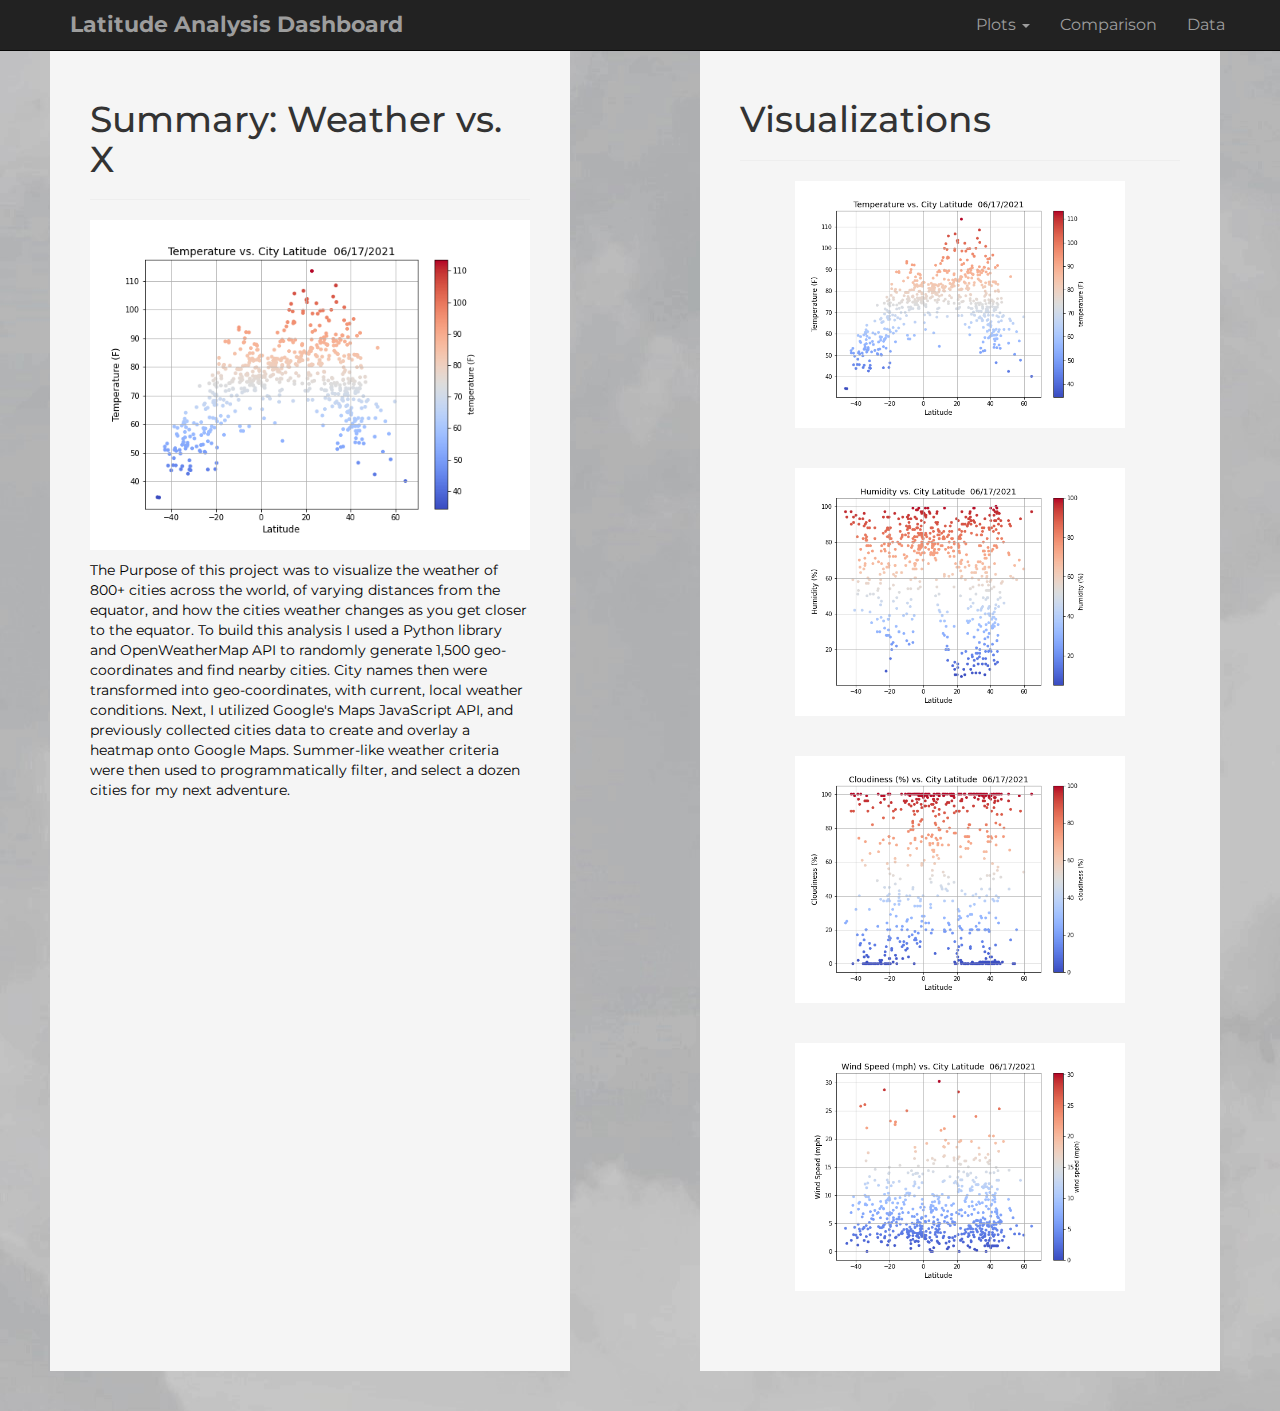
<file: index.html>
<!DOCTYPE html>
<html lang="en-us">

<head>
  <title>Latitude</title>
  <meta charset="utf-8">
  <meta name="viewport" content="width=device-width, initial-scale=1">

  <!-- Link to Google Font link for text font -->
  <link href="https://fonts.googleapis.com/css2?family=Montserrat:wght@200&display=swap" rel="stylesheet">
  <link rel="preconnect" href="https://fonts.googleapis.com">
  <link rel="preconnect" href="https://fonts.gstatic.com" crossorigin>
  <link href="https://fonts.googleapis.com/css2?family=Bebas+Neue&family=Montserrat&display=swap" rel="stylesheet">
  <!--  Bootstrap  JS Dropdown Menu-->
  <link rel="stylesheet" href="https://maxcdn.bootstrapcdn.com/bootstrap/3.4.1/css/bootstrap.min.css">
  <script src="https://ajax.googleapis.com/ajax/libs/jquery/3.5.1/jquery.min.js"></script>
  <script src="https://maxcdn.bootstrapcdn.com/bootstrap/3.4.1/js/bootstrap.min.js"></script>
  <!-- Set style with style.css -->
  <link rel="stylesheet" type="text/css" href="assets/css/style.css"/>

</head>

<body>
  <!-- Start Navigation Bar -->
  <nav class="navbar navbar-inverse navbar-fixed-top">
    <div class="container">
      <div class="navbar-header">
        <a class="navbar-brand" href="index.html"><b>Latitude Analysis Dashboard</b></a>
        <button class="navbar-toggle" type="button" data-toggle="collapse" data-target="#myNavbar" aria-expanded="false">
          <span class="icon-bar"></span>
          <span class="icon-bar"></span>
          <span class="icon-bar"></span>
        </button>
      </div>
        <ul class="nav navbar-nav navbar-right">
          <div class="collapse navbar-collapse" id="myNavbar">
            <ul class="nav navbar-nav navbar-right">
              <li class="dropdown">
                <a class="dropdown-toggle" data-toggle="dropdown" role="button" aria-haspopup="true" aria-expanded="false" href="#">Plots <span class="caret"></span></a>
                <ul class="dropdown-menu">
                  <li><a href="visualizations/temperature.html">Temperature</a></li>
                  <li><a href="visualizations/humidity.html">Humidity</a></li>
                  <li><a href="visualizations/cloudiness.html">Cloudiness</a></li>
                  <li><a href="visualizations/windspeed.html">Wind Speed</a></li>
                </ul>
              </li>
              <li><a href="./comparison.html">Comparison</a></li>
              <li><a href="./table.html">Data</a></li>
            </ul>
          </div>
        </ul>
    </div>
  </nav>
<!-- End Navigation -->

<!-- Start Content -->
  <div class="collection">
    <div class= "content1">
      <header>
        <h1>Summary: Weather vs. X</h1>
      </header>
      <hr>
      <main class="box">
        <section id="figure">
          <a href="">
            <img class= "item0" id="plot-image" src="assets/Images/temperature.png" alt="Temperature vs Latitude graph">
          </a>
          <p></p>
          <p>The Purpose of this project was to visualize the weather of 800+ cities across the world, of varying distances from the equator, and how the cities weather changes as you get closer to the equator. To build this analysis I used a Python library and OpenWeatherMap API to randomly generate 1,500 geo-coordinates and find nearby cities. City names then were transformed into geo-coordinates, with current, local weather conditions. Next, I utilized Google's Maps JavaScript API, and previously collected cities data to create and overlay a heatmap onto Google Maps. Summer-like weather criteria were then used to programmatically filter, and select a dozen cities for my next adventure. </p>
        </section>
      </main>
    </div>
  
    <div class= "content2">
      <header>
        <h1>Visualizations</h1>
      </header>
      <hr>
      <main class="box">
        <section id="figure"> 
          <a href="./visualizations/temperature.html">      
            <img class = "hov1" id="plot-image" src="./assets/Images/temperature.png" alt="Temperature vs Latitude graph">
          </a>
          <a href="./visualizations/humidity.html">
            <img class = "hov2" id="plot-image" src="./assets/Images/humidity.png" alt="Humidity vs Latitude graph">
          </a>
          <a href="./visualizations/cloudiness.html">
            <img class = "hov3" id="plot-image" src="./assets/Images/cloudiness.png" alt="Cloudiness  vs Latitude graph">
          </a>
          <a href="./visualizations/windspeed.html">
            <img class = "hov4" id="plot-image" src="./assets/Images/wind_speed.png" alt="Wind Speed  vs Latitude graph">
          </a>       
        </section>  
      </main>
    </div>
  </div>
  
</body>
</html>
</file>
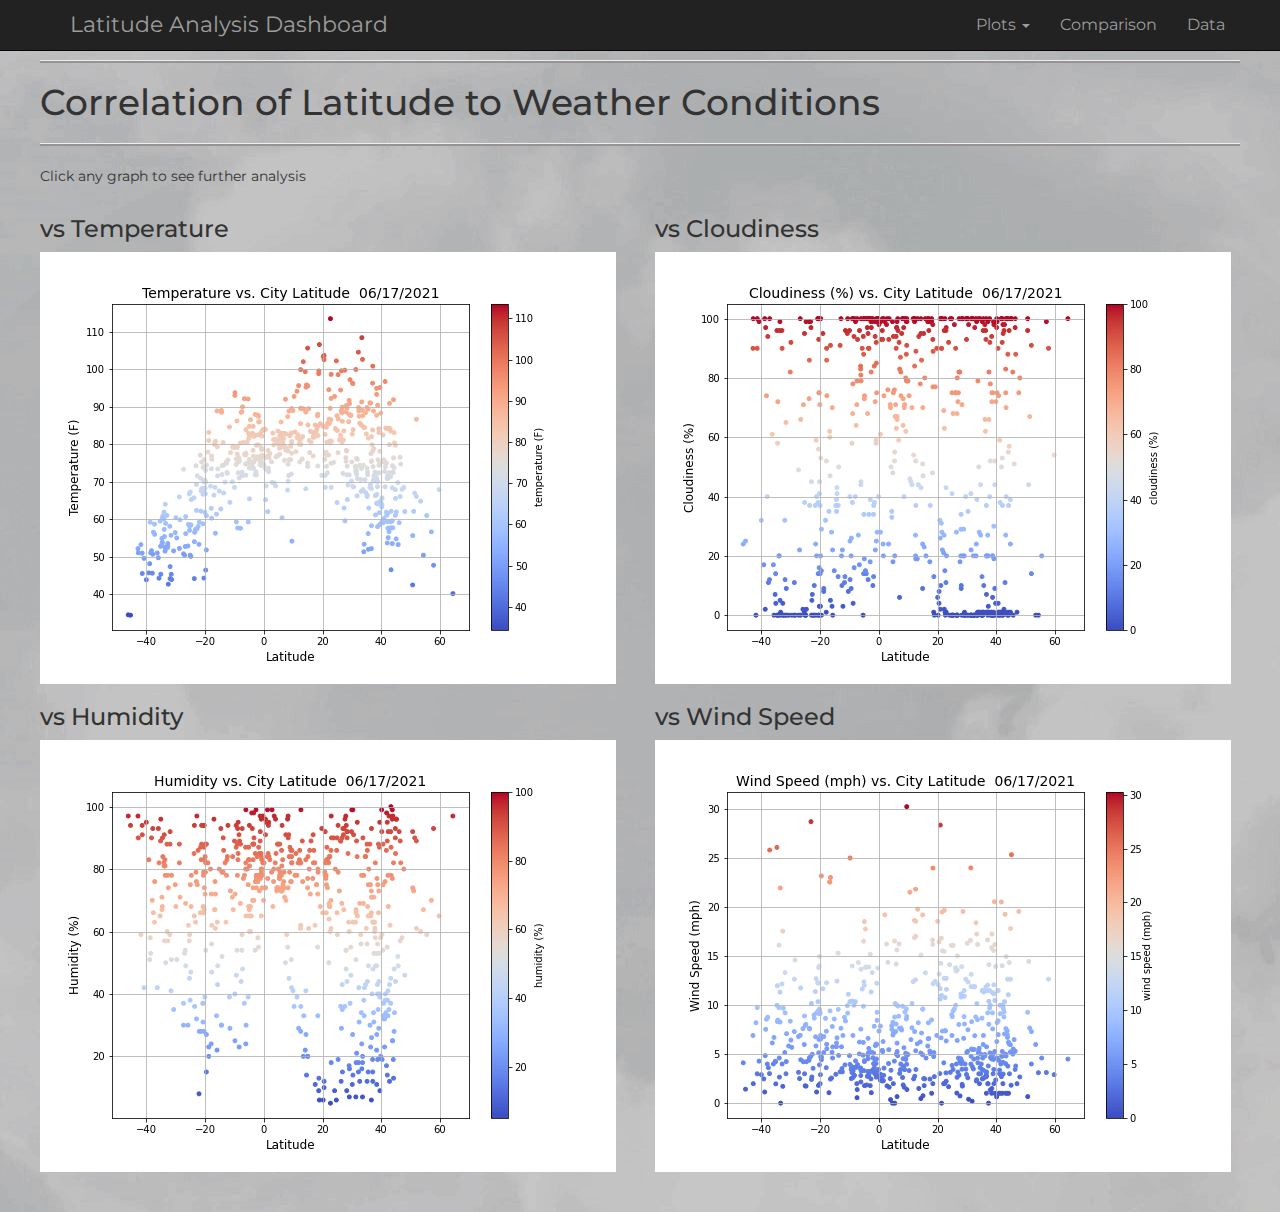
<file: comparison.html>
<!DOCTYPE html>
<html lang="en-us">

<head>
  <title>Comparison</title>
  <meta charset="utf-8">
  <meta name="viewport" content="width=device-width, initial-scale=1">

  <!-- Link to Google Font link for text font -->
  <link href="https://fonts.googleapis.com/css2?family=Montserrat:wght@200&display=swap" rel="stylesheet">
  <link rel="preconnect" href="https://fonts.googleapis.com">
  <link rel="preconnect" href="https://fonts.gstatic.com" crossorigin>
  <link href="https://fonts.googleapis.com/css2?family=Bebas+Neue&family=Montserrat&display=swap" rel="stylesheet">
  <!--  Bootstrap  JS Dropdown Menu-->
  <link rel="stylesheet" href="https://maxcdn.bootstrapcdn.com/bootstrap/3.4.1/css/bootstrap.min.css">
  <script src="https://ajax.googleapis.com/ajax/libs/jquery/3.5.1/jquery.min.js"></script>
  <script src="https://maxcdn.bootstrapcdn.com/bootstrap/3.4.1/js/bootstrap.min.js"></script>
  <!-- Set style with style.css -->
  <link rel="stylesheet" type="text/css" href="assets/css/style.css"/>

</head>

<body>
  <nav class="navbar navbar-inverse navbar-fixed-top">
    <div class="container">
      <div class="navbar-header">
        <a class="navbar-brand" href="index.html">Latitude Analysis Dashboard</a>
        <button class="navbar-toggle" type="button" data-toggle="collapse" data-target="#myNavbar" aria-expanded="false">
          <span class="icon-bar"></span>
          <span class="icon-bar"></span>
          <span class="icon-bar"></span>
        </button>
      </div>
        <ul class="nav navbar-nav navbar-right">
          <div class="collapse navbar-collapse" id="myNavbar">
            <ul class="nav navbar-nav navbar-right">
              <li class="dropdown">
                <a class="dropdown-toggle" data-toggle="dropdown" role="button" aria-haspopup="true" aria-expanded="false" href="#">Plots <span class="caret"></span></a>
                <ul class="dropdown-menu">
                  <li><a href="visualizations/temperature.html">Temperature</a></li>
                  <li><a href="visualizations/humidity.html">Humidity</a></li>
                  <li><a href="visualizations/cloudiness.html">Cloudiness</a></li>
                  <li><a href="visualizations/windspeed.html">Wind Speed</a></li>
                </ul>
              </li>
              <li><a href="comparison.html">Comparison</a></li>
              <li><a href="table.html">Data</a></li>
            </ul>
          </div>
        </ul>
    </div>
  </nav>
<!-- End Navigation -->

<!-- Start Content -->
  <div class="collection">
    <div class="row">
      <!--Header row-->
      <div class="col-md-12">
        <header>
          <hr style="height:2px;border: width 0.5em;px;color:gray;background-color:rgb(151, 147, 147)">
          <h1>Correlation of Latitude to Weather Conditions</h1>
          <hr style="height:2px;border: width 0.5em;px;color:gray;background-color:rgb(151, 147, 147)">
          <p>Click any graph to see further analysis </p>
        </header>
      </div>
      <!--first nested column-->
      <div class= "col-md-6 mb-6">
        <h3>vs Temperature</h3>
        <a href="./visualizations/temperature.html">      
          <img class = "hov1" id="plot-image" src="./assets/Images/temperature.png" alt="Temperature vs Latitude graph">
        </a>
        <h3>vs Humidity</h3>
        <a href="./visualizations/humidity.html">
          <img class = "hov2" id="plot-image" src="./assets/Images/humidity.png" alt="Humidity vs Latitude graph">
        </a>
      </div>
      <!--second nested column-->
      <div class= "col-md-6 mb-6">
        <h3>vs Cloudiness</h3>
          <a href="./visualizations/cloudiness.html">
            <img class = "hov3" id="plot-image" src="./assets/Images/cloudiness.png" alt="Cloudiness  vs Latitude graph">
          </a>
          <h3>vs Wind Speed</h3>
          <a href="./visualizations/windspeed.html">
            <img class = "hov4" id="plot-image" src="./assets/Images/wind_speed.png" alt="Wind Speed  vs Latitude graph">
          </a>
      </div>
    </div>
  </div>

</body>
</html>
</file>
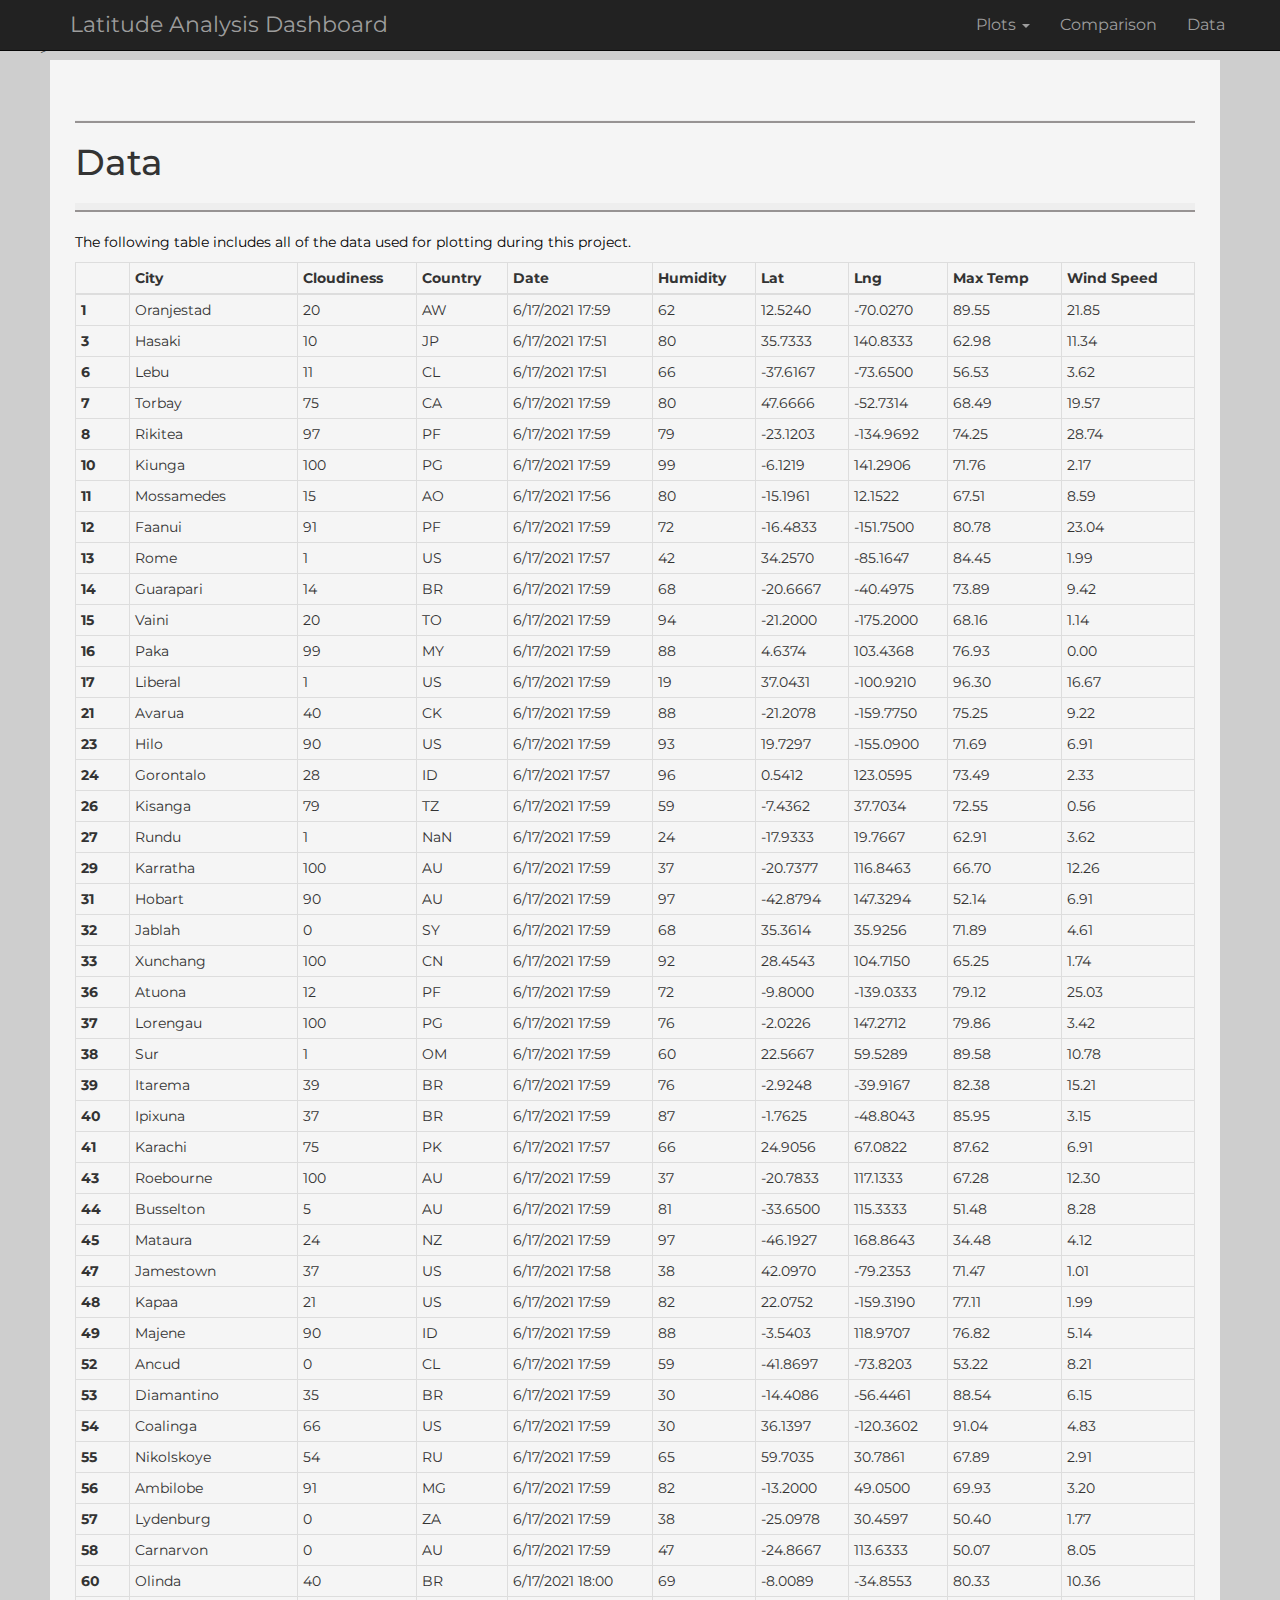
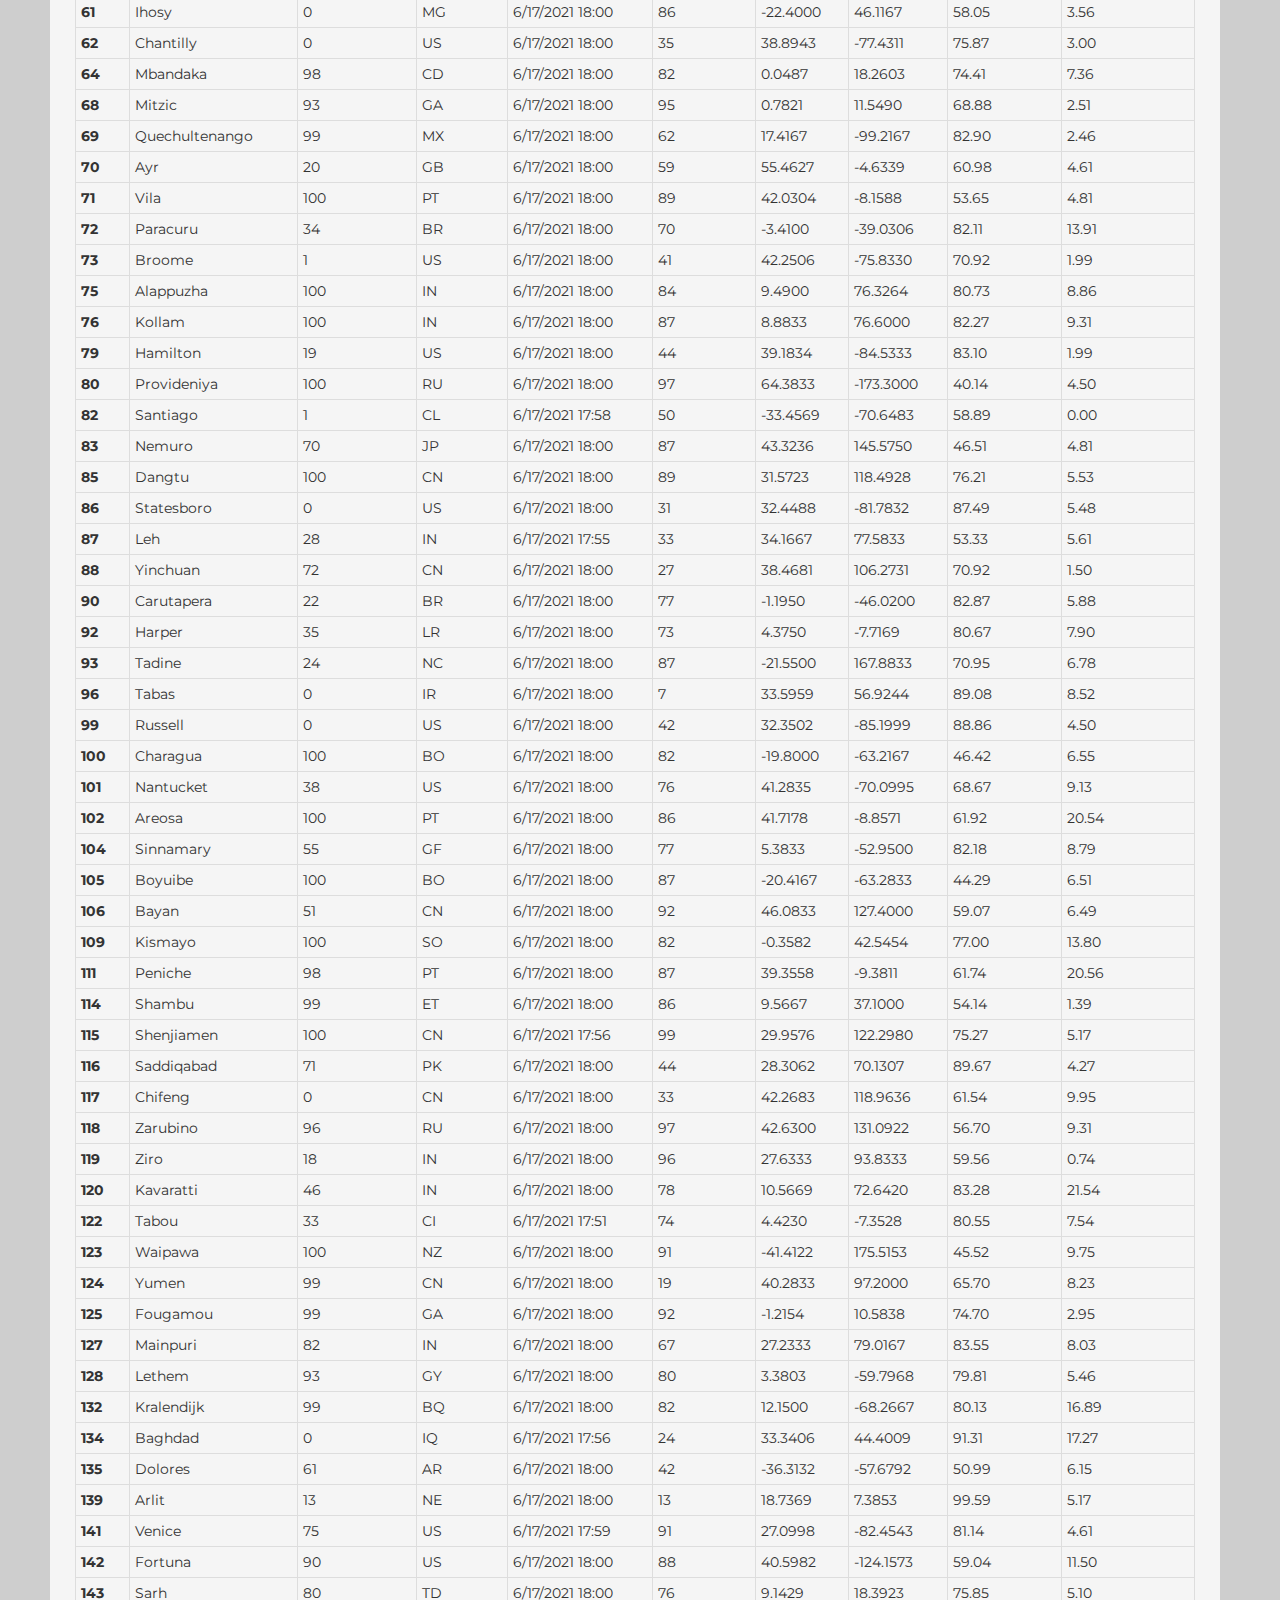
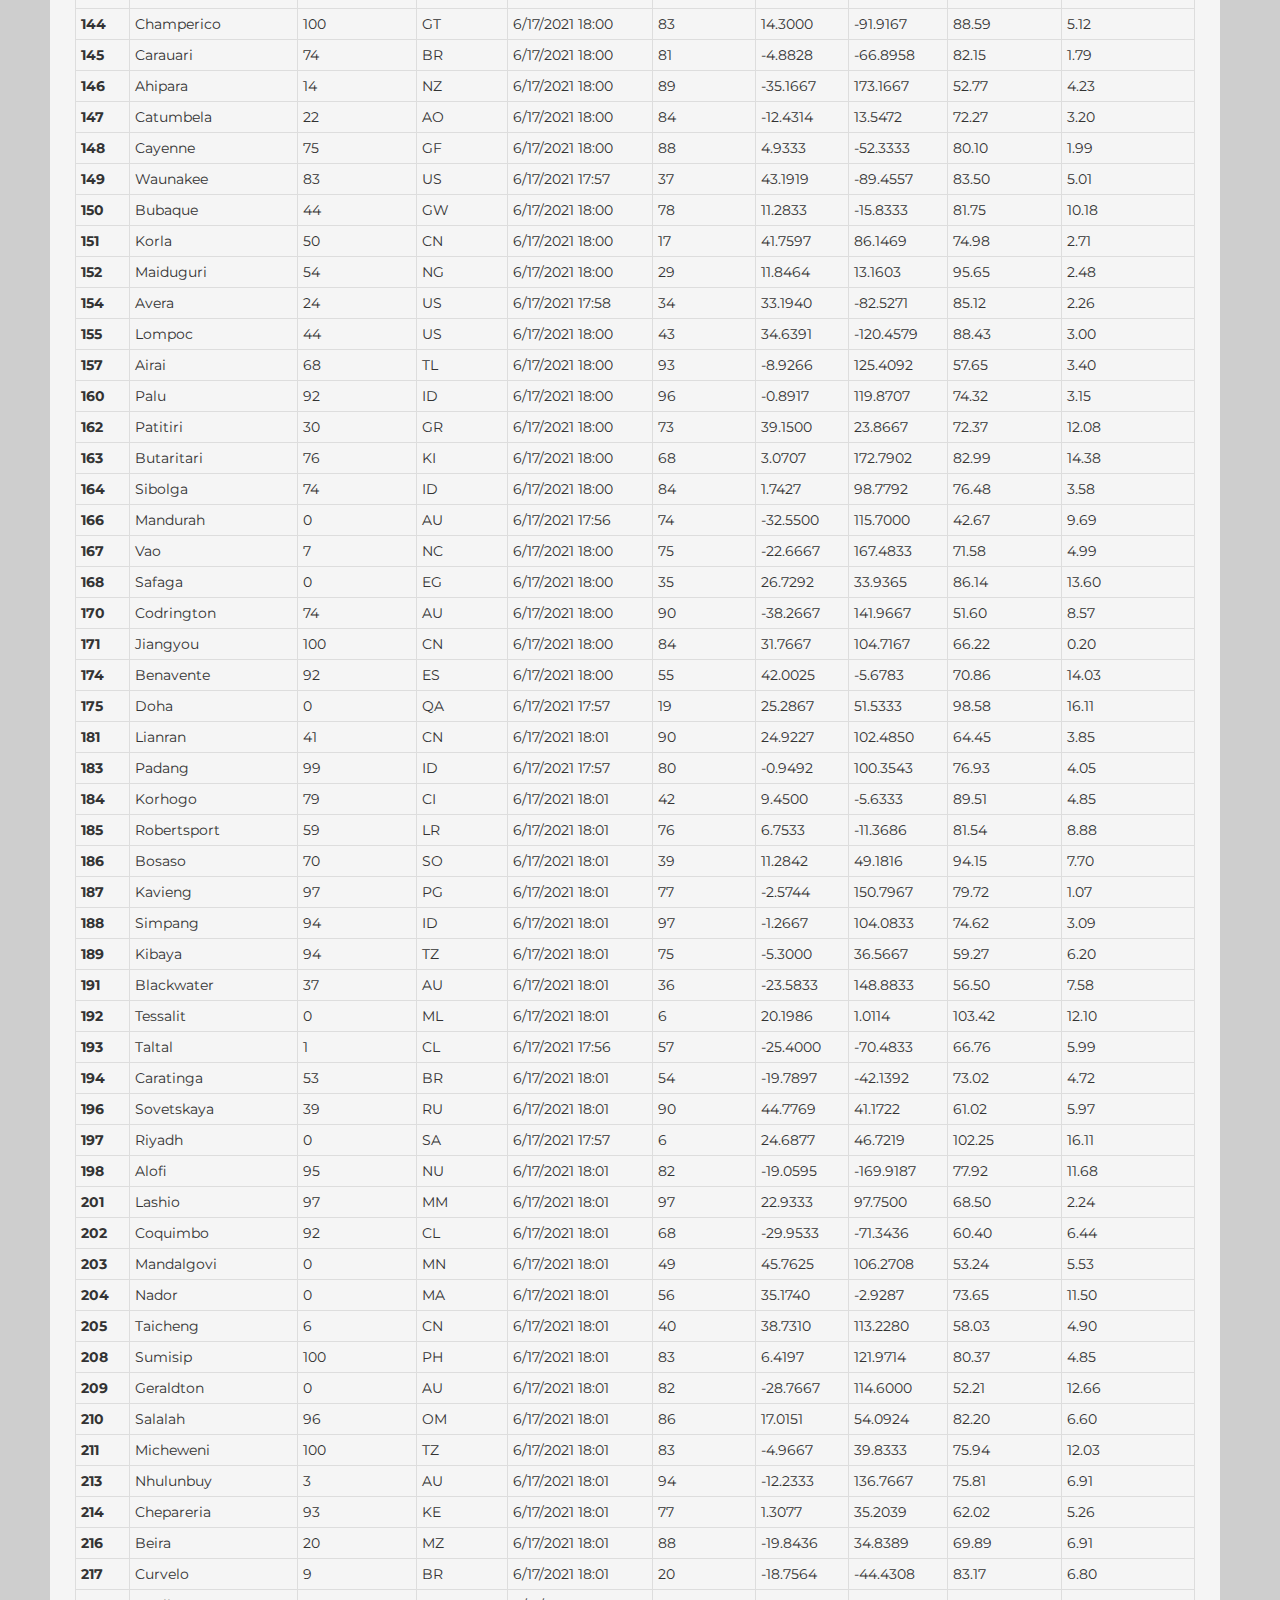
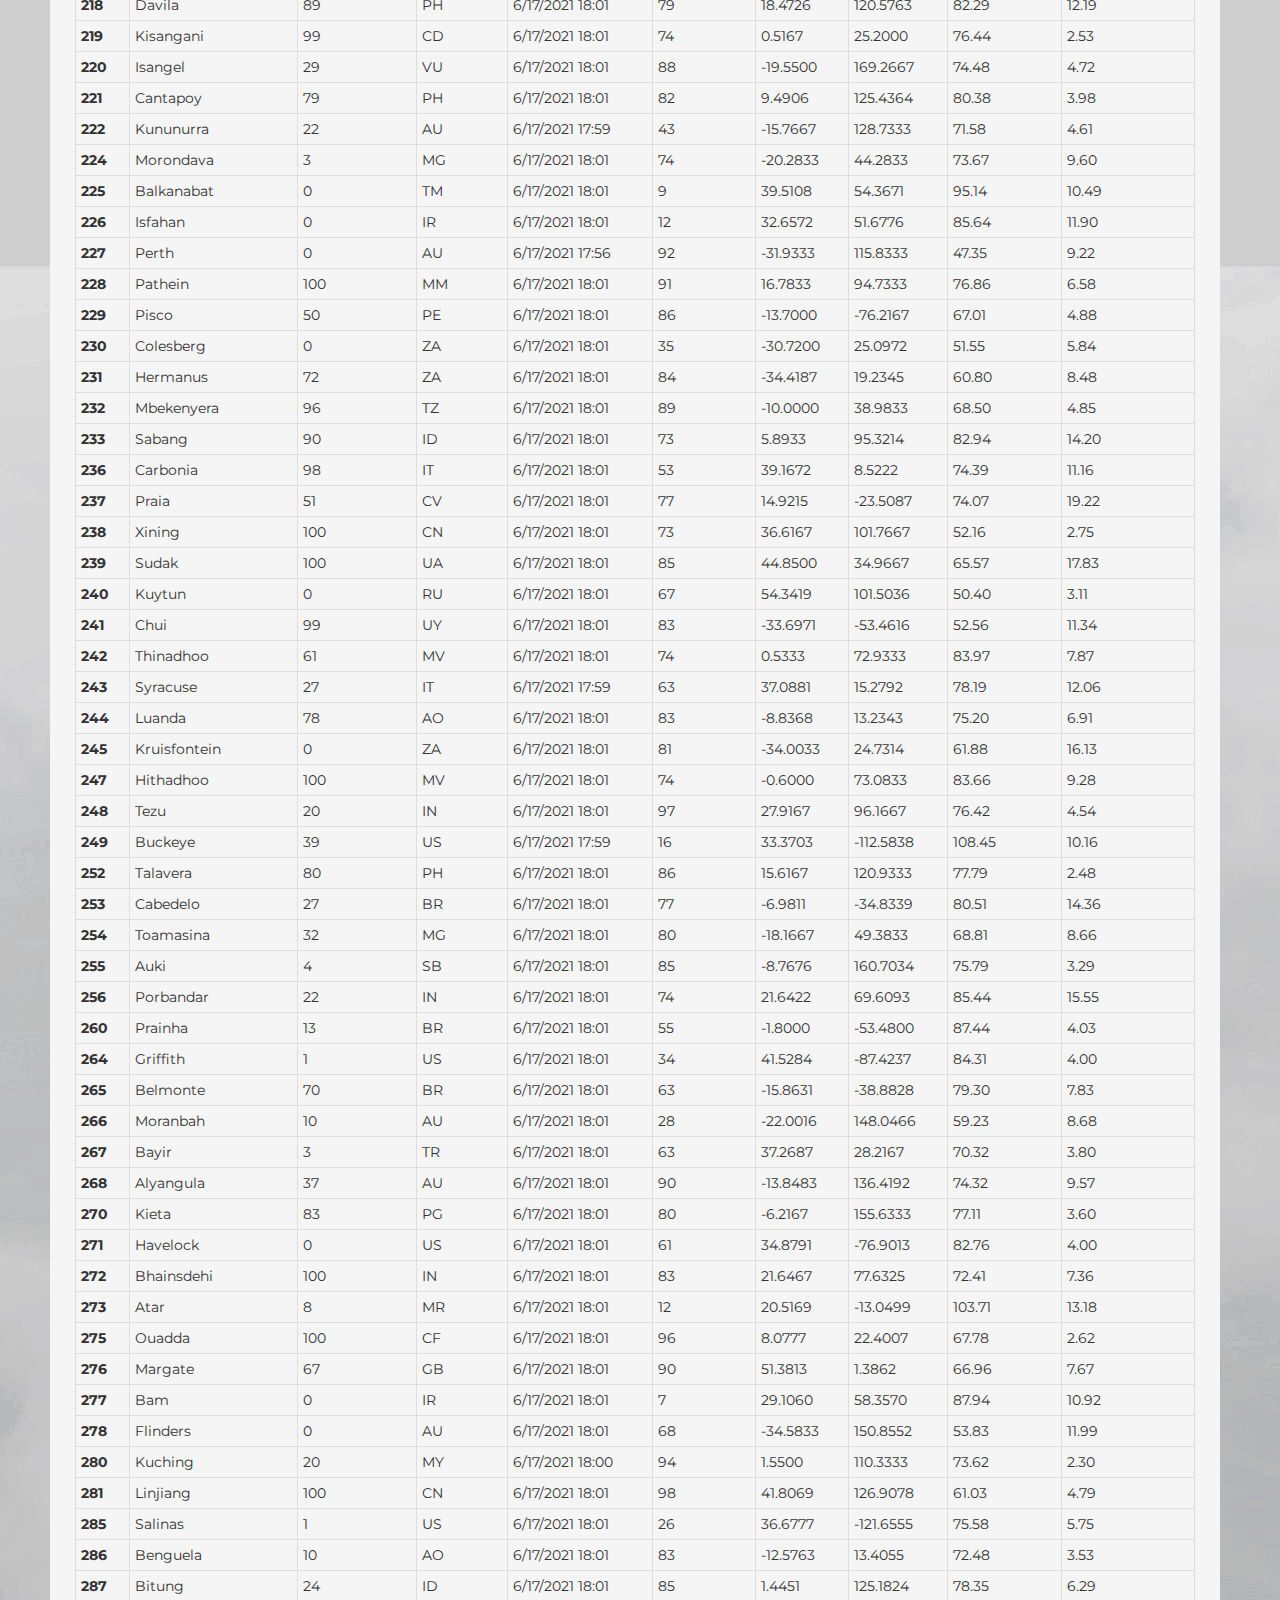
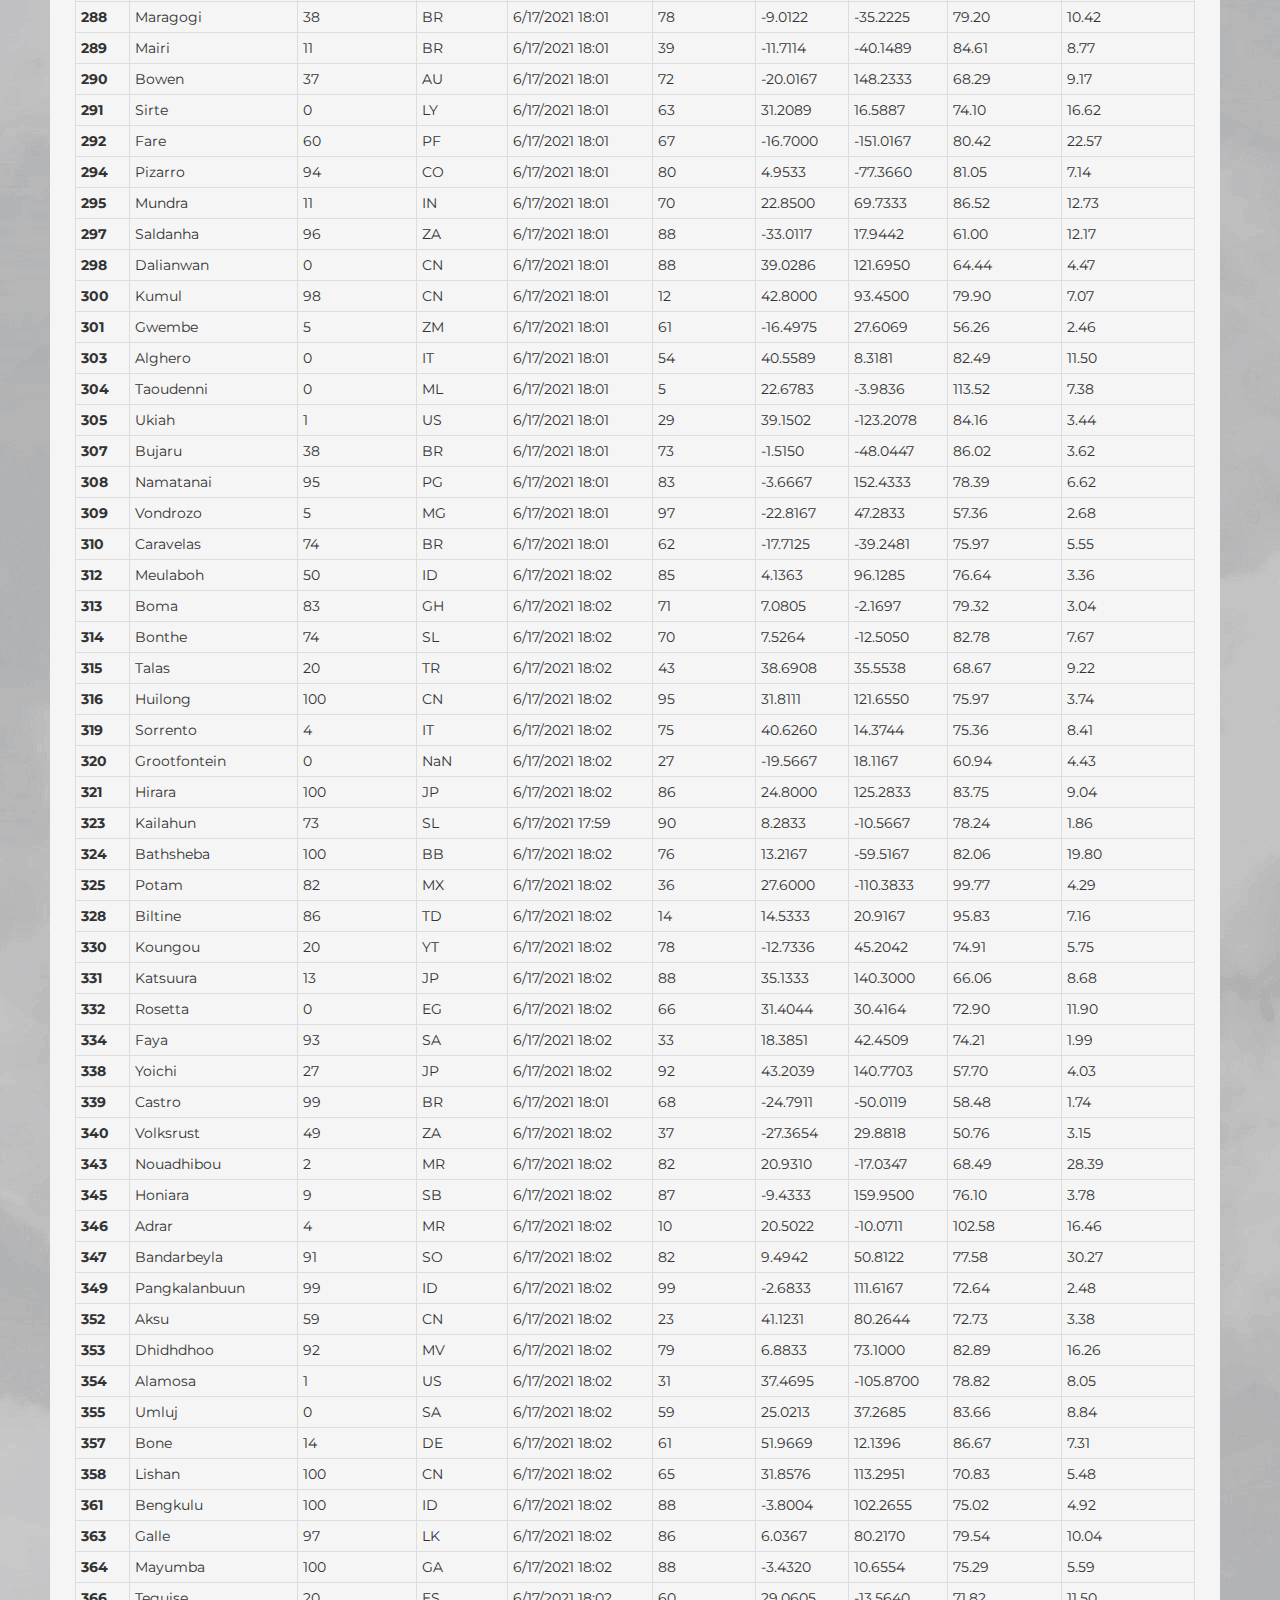
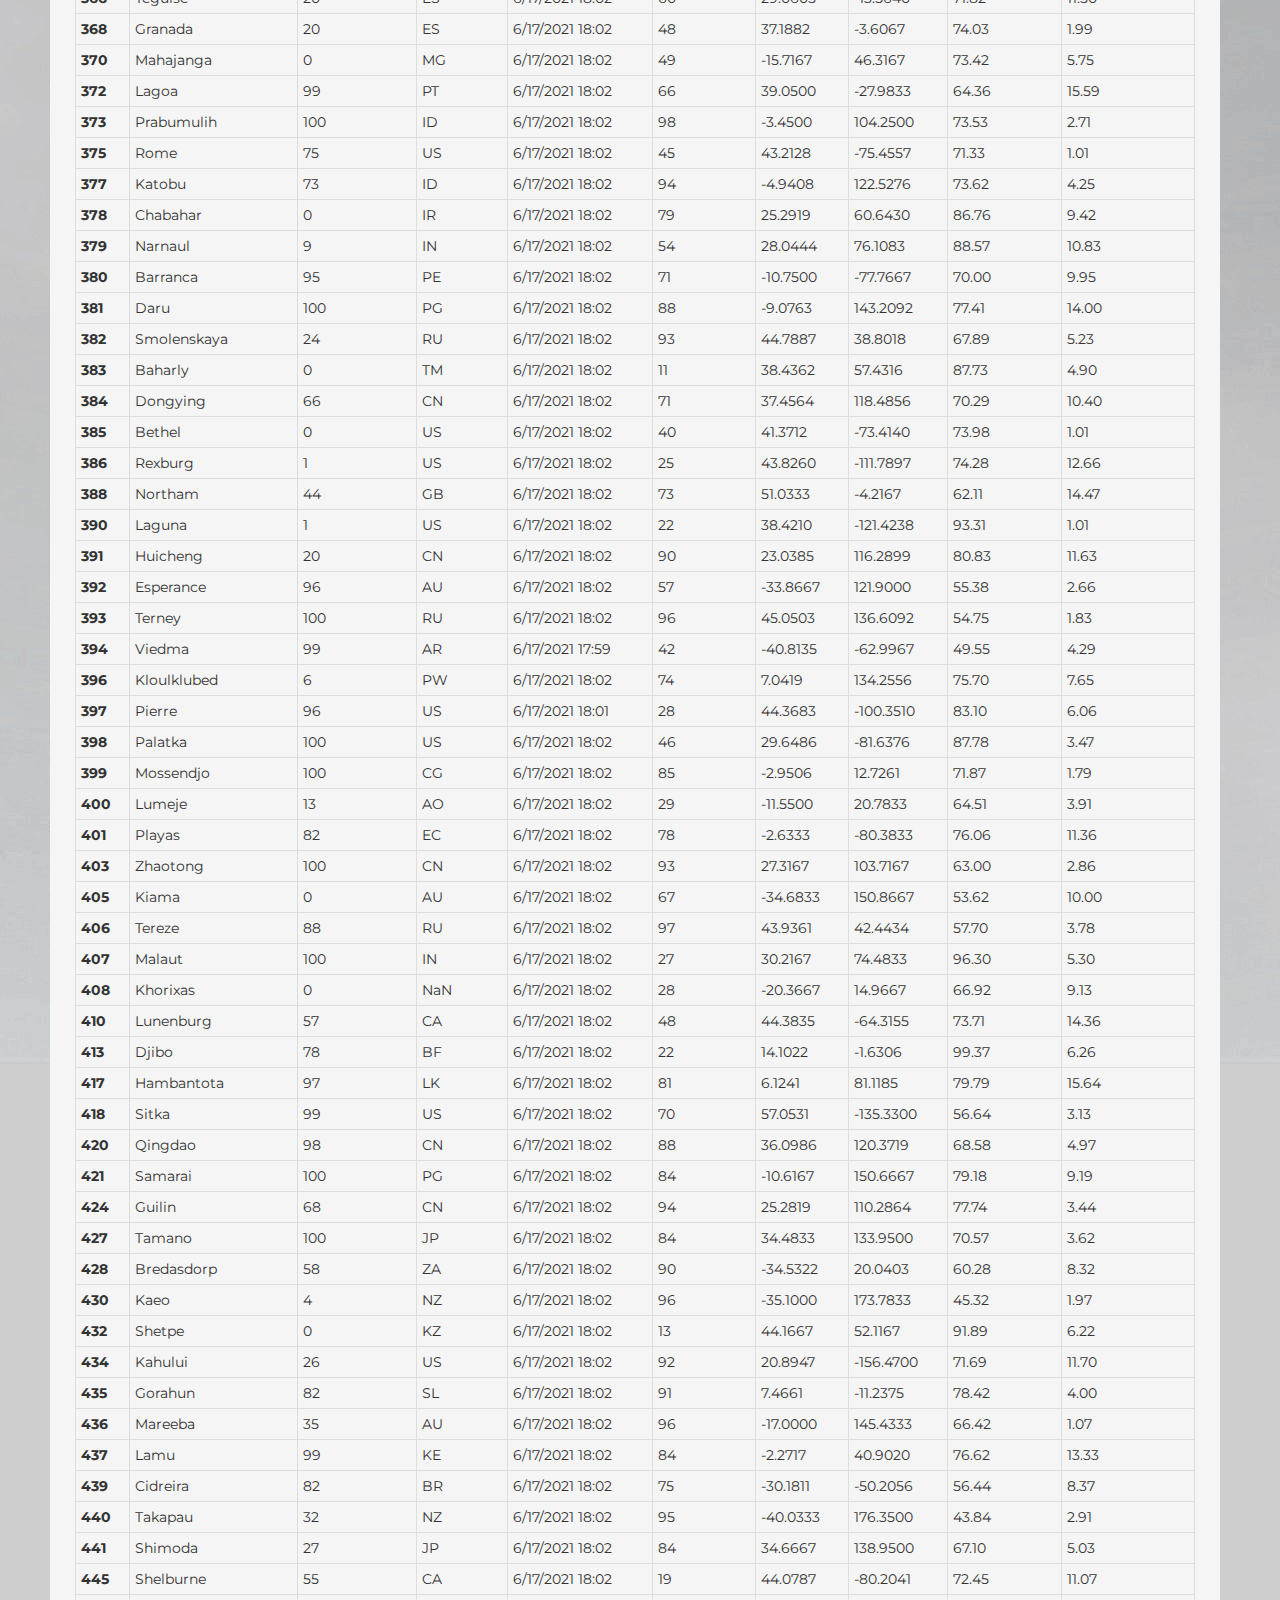
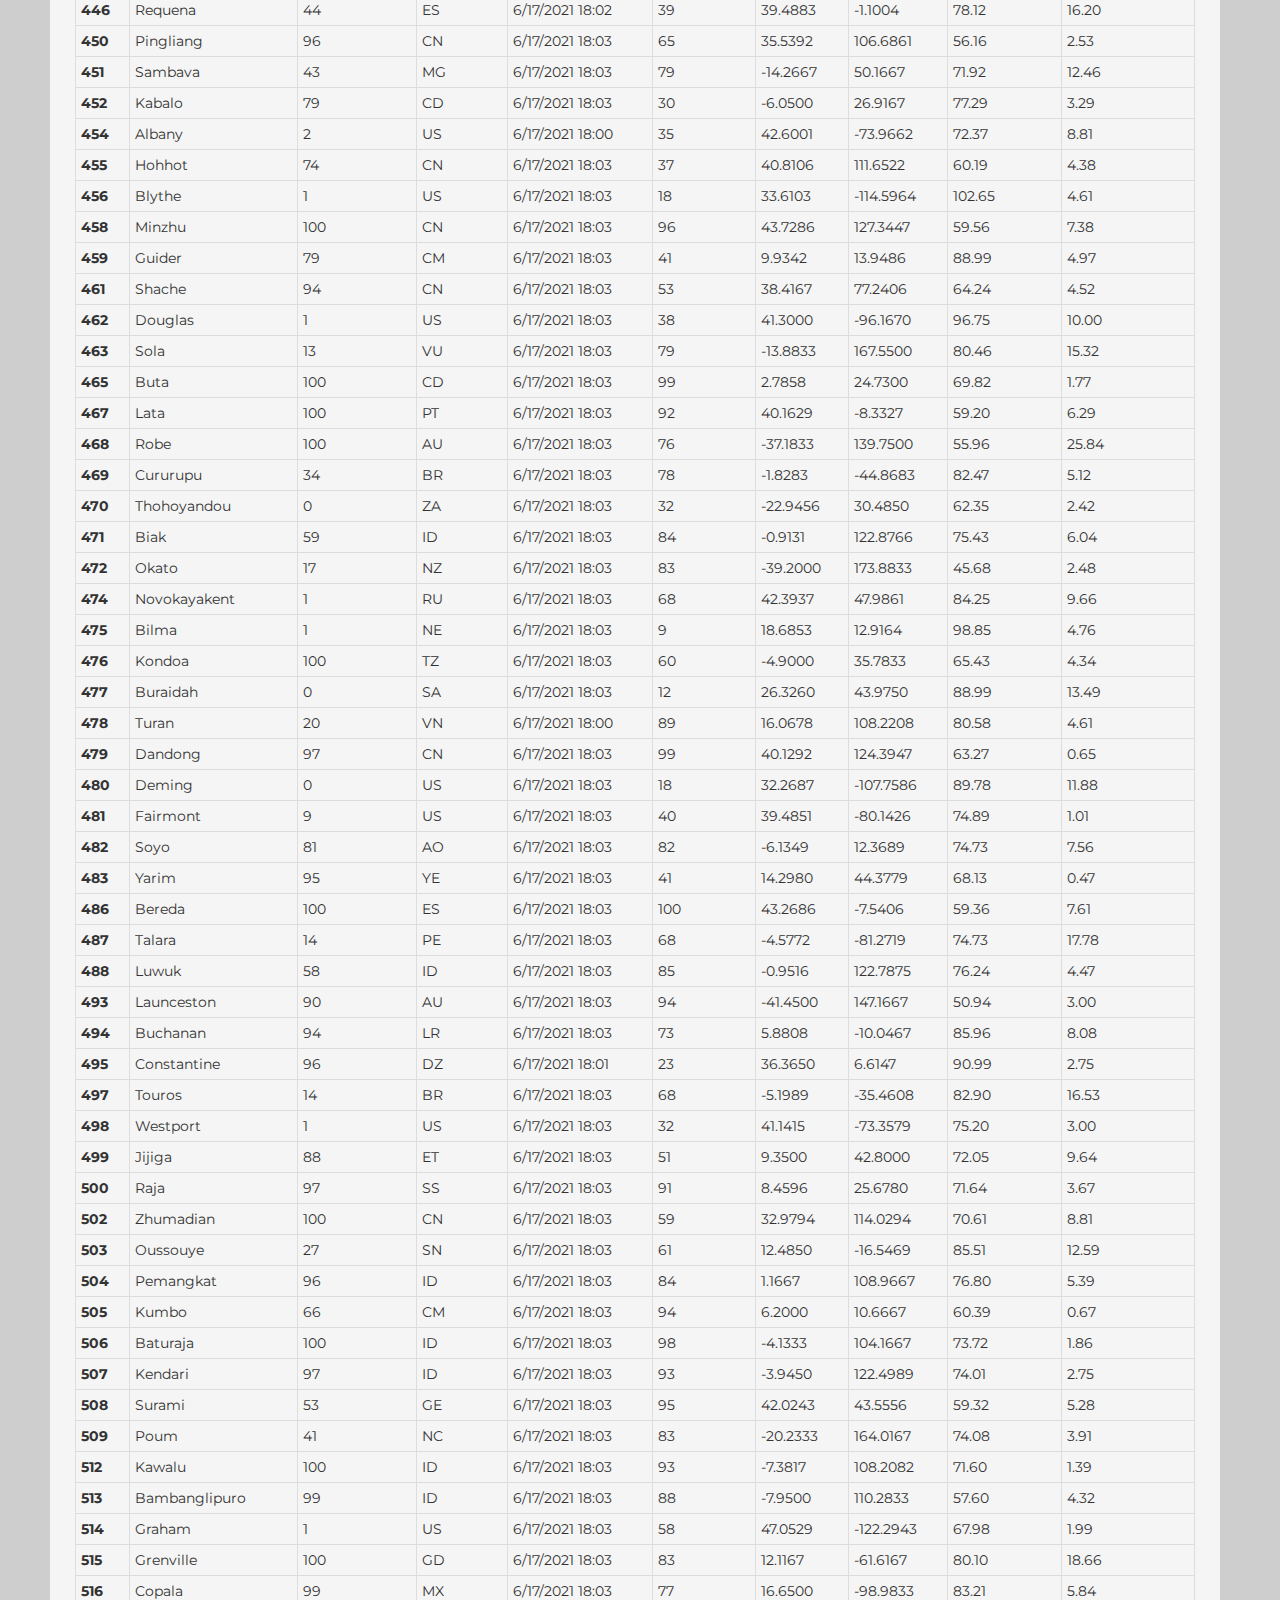
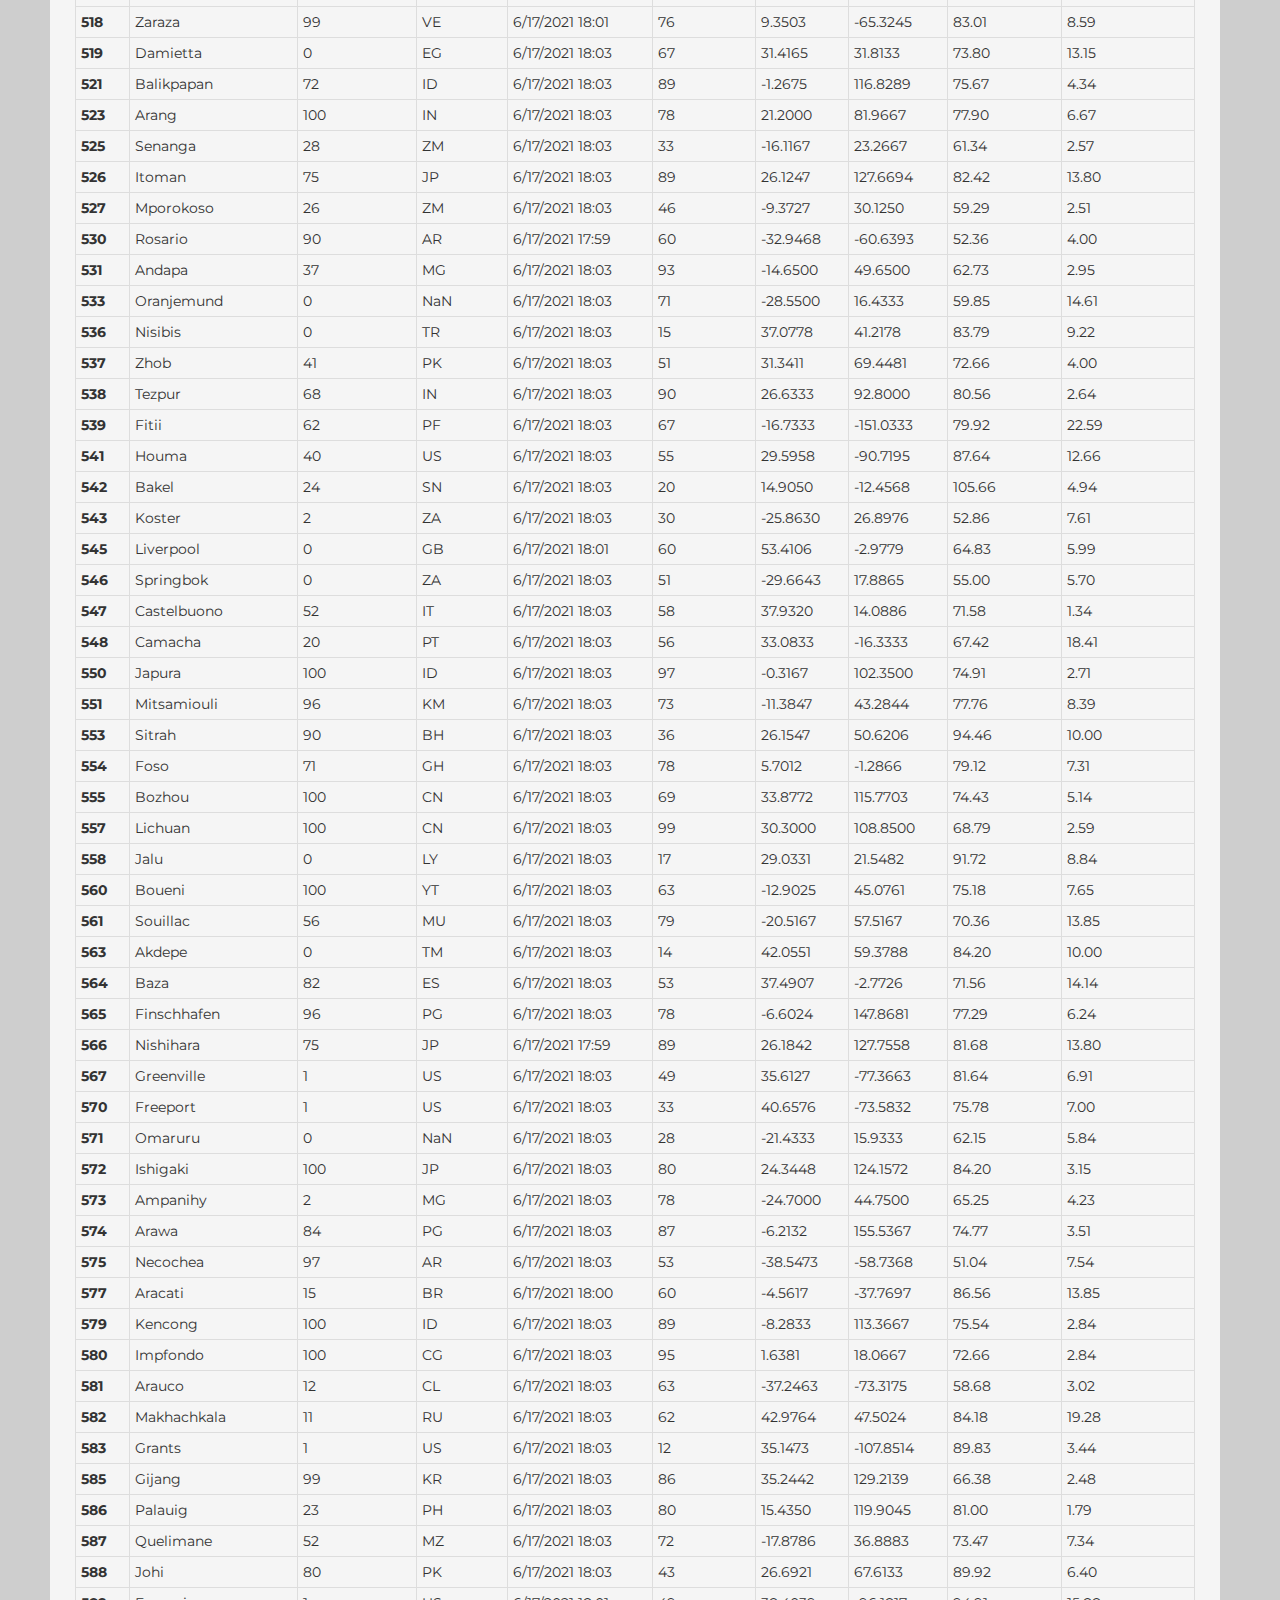
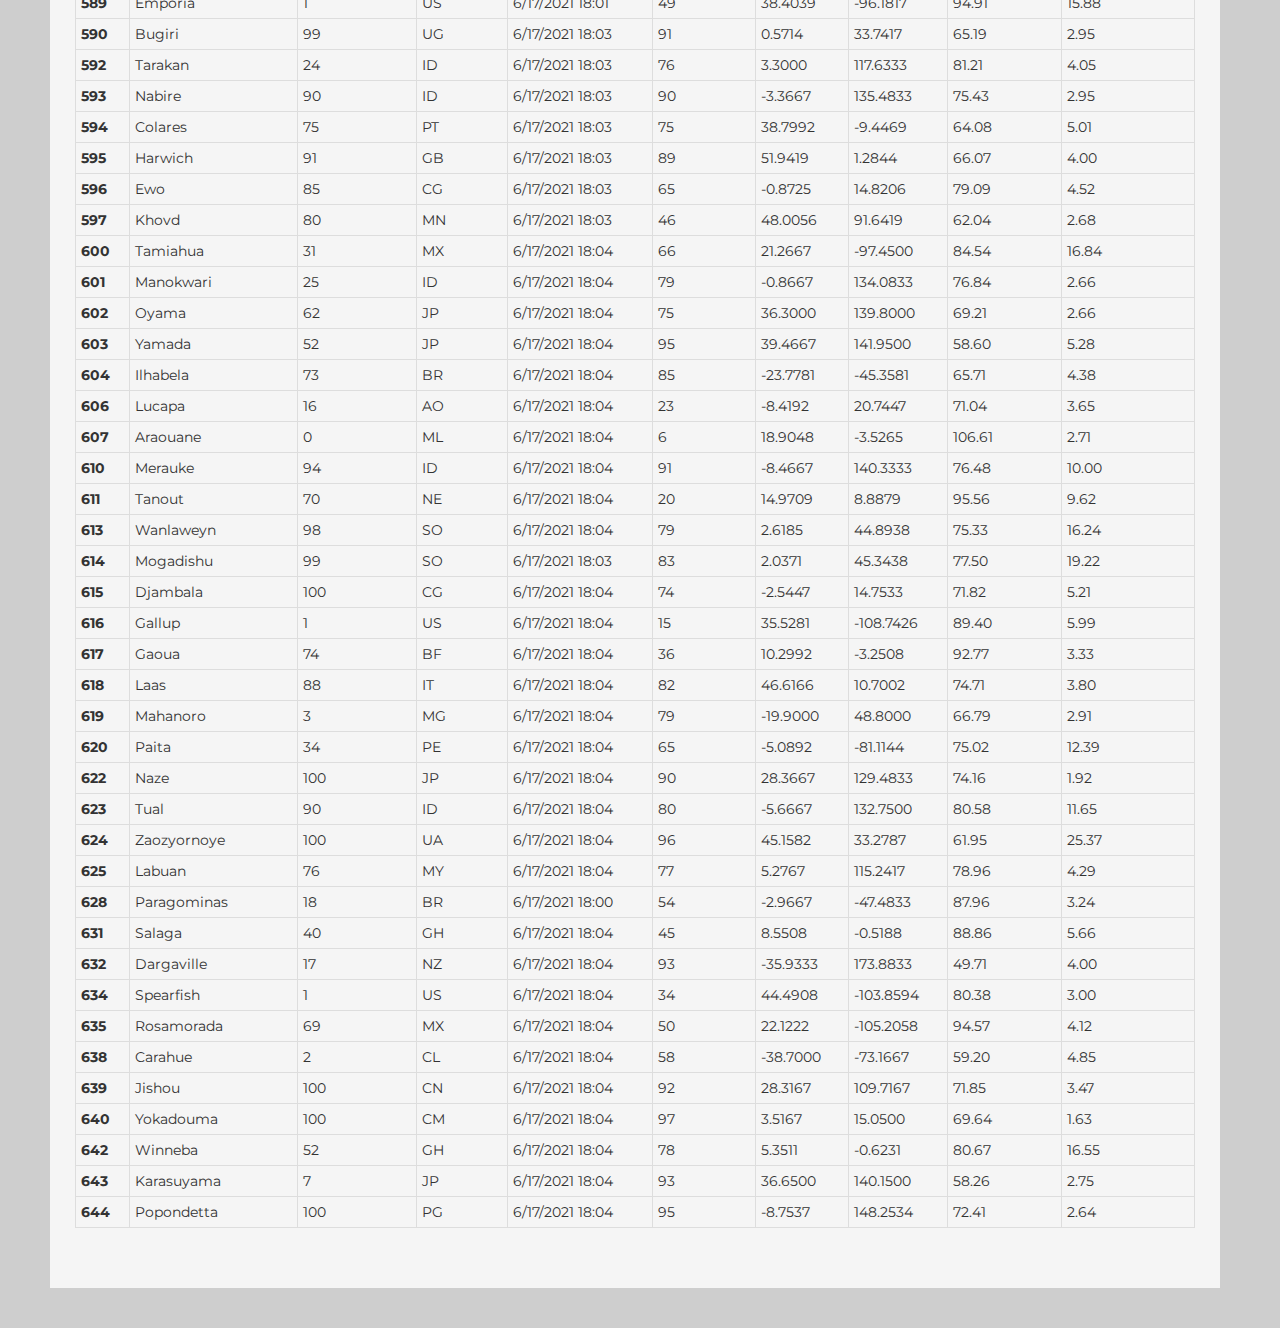
<file: table.html>
<!DOCTYPE html>
<html lang="en-us">

<head>
  <title>Latitude</title>
  <meta charset="utf-8">
  <meta name="viewport" content="width=device-width, initial-scale=1">

  <!-- Link to Google Font link for text font -->
  <link href="https://fonts.googleapis.com/css2?family=Montserrat:wght@200&display=swap" rel="stylesheet">
  <link rel="preconnect" href="https://fonts.googleapis.com">
  <link rel="preconnect" href="https://fonts.gstatic.com" crossorigin>
  <link href="https://fonts.googleapis.com/css2?family=Bebas+Neue&family=Montserrat&display=swap" rel="stylesheet">
  <!--  Bootstrap  JS Dropdown Menu-->
  <link rel="stylesheet" href="https://maxcdn.bootstrapcdn.com/bootstrap/3.4.1/css/bootstrap.min.css">
  <script src="https://ajax.googleapis.com/ajax/libs/jquery/3.5.1/jquery.min.js"></script>
  <script src="https://maxcdn.bootstrapcdn.com/bootstrap/3.4.1/js/bootstrap.min.js"></script>
  
  <!-- Link to FontAwesome Icons -->
  <!-- <script src="https://kit.fontawesome.com/2e362d4438.js" crossorigin="anonymous"></script> -->
  
  <!-- Set style with style.css -->
  <link rel="stylesheet" type="text/css" href="assets/css/style.css"/>

</head>

<body>
  <!-- Start Navigation Bar -->
  <nav class="navbar navbar-inverse navbar-fixed-top">
    <div class="container">
      <div class="navbar-header">
        <a class="navbar-brand" href="index.html">Latitude Analysis Dashboard</a>
        <button class="navbar-toggle" type="button" data-toggle="collapse" data-target="#myNavbar" aria-expanded="false">
          <span class="icon-bar"></span>
          <span class="icon-bar"></span>
          <span class="icon-bar"></span>
        </button>
      </div>
        <ul class="nav navbar-nav navbar-right">
          <div class="collapse navbar-collapse" id="myNavbar">
            <ul class="nav navbar-nav navbar-right">
              <li class="dropdown">
                <a class="dropdown-toggle" data-toggle="dropdown" role="button" aria-haspopup="true" aria-expanded="false" href="#">Plots <span class="caret"></span></a>
                <ul class="dropdown-menu">
                  <li><a href="visualizations/temperature.html">Temperature</a></li>
                  <li><a href="visualizations/humidity.html">Humidity</a></li>
                  <li><a href="visualizations/cloudiness.html">Cloudiness</a></li>
                  <li><a href="visualizations/windspeed.html">Wind Speed</a></li>
                </ul>
              </li>
              <li><a href="comparison.html">Comparison</a></li>
              <li><a href="table.html">Data</a></li>
            </ul>
          </div>
        </ul>
    </div>
  </nav>
<!-- End Navigation -->

  <!--Start Table -->>
  <div class="collection">
    <div class="content1">
      <div class="row">
        <hr style="height:2px;border: width 0.5em;px;color:gray;background-color:rgb(151, 147, 147)">
        <h1>Data</h1>
        <hr style="height:2px;border-width:0.5em;color:gray;background-color:rgb(151, 147, 147)">
        <p> The following table includes all of the data used for plotting during this project.</p>
        <div class ="table-responsive"></div>
          <table class="table table-bordered table-hover table-condensed">
            <thead>
              <tr style="text-align: right;">
                <th></th>
                <th>City</th>
                <th>Cloudiness</th>
                <th>Country</th>
                <th>Date</th>
                <th>Humidity</th>
                <th>Lat</th>
                <th>Lng</th>
                <th>Max Temp</th>
                <th>Wind Speed</th>
              </tr>
            </thead>
            <tbody>
              <tr>
                <th>1</th>
                <td>Oranjestad</td>
                <td>20</td>
                <td>AW</td>
                <td>6/17/2021 17:59</td>
                <td>62</td>
                <td>12.5240</td>
                <td>-70.0270</td>
                <td>89.55</td>
                <td>21.85</td>
              </tr>
              <tr>
                <th>3</th>
                <td>Hasaki</td>
                <td>10</td>
                <td>JP</td>
                <td>6/17/2021 17:51</td>
                <td>80</td>
                <td>35.7333</td>
                <td>140.8333</td>
                <td>62.98</td>
                <td>11.34</td>
              </tr>
              <tr>
                <th>6</th>
                <td>Lebu</td>
                <td>11</td>
                <td>CL</td>
                <td>6/17/2021 17:51</td>
                <td>66</td>
                <td>-37.6167</td>
                <td>-73.6500</td>
                <td>56.53</td>
                <td>3.62</td>
              </tr>
              <tr>
                <th>7</th>
                <td>Torbay</td>
                <td>75</td>
                <td>CA</td>
                <td>6/17/2021 17:59</td>
                <td>80</td>
                <td>47.6666</td>
                <td>-52.7314</td>
                <td>68.49</td>
                <td>19.57</td>
              </tr>
              <tr>
                <th>8</th>
                <td>Rikitea</td>
                <td>97</td>
                <td>PF</td>
                <td>6/17/2021 17:59</td>
                <td>79</td>
                <td>-23.1203</td>
                <td>-134.9692</td>
                <td>74.25</td>
                <td>28.74</td>
              </tr>
              <tr>
                <th>10</th>
                <td>Kiunga</td>
                <td>100</td>
                <td>PG</td>
                <td>6/17/2021 17:59</td>
                <td>99</td>
                <td>-6.1219</td>
                <td>141.2906</td>
                <td>71.76</td>
                <td>2.17</td>
              </tr>
              <tr>
                <th>11</th>
                <td>Mossamedes</td>
                <td>15</td>
                <td>AO</td>
                <td>6/17/2021 17:56</td>
                <td>80</td>
                <td>-15.1961</td>
                <td>12.1522</td>
                <td>67.51</td>
                <td>8.59</td>
              </tr>
              <tr>
                <th>12</th>
                <td>Faanui</td>
                <td>91</td>
                <td>PF</td>
                <td>6/17/2021 17:59</td>
                <td>72</td>
                <td>-16.4833</td>
                <td>-151.7500</td>
                <td>80.78</td>
                <td>23.04</td>
              </tr>
              <tr>
                <th>13</th>
                <td>Rome</td>
                <td>1</td>
                <td>US</td>
                <td>6/17/2021 17:57</td>
                <td>42</td>
                <td>34.2570</td>
                <td>-85.1647</td>
                <td>84.45</td>
                <td>1.99</td>
              </tr>
              <tr>
                <th>14</th>
                <td>Guarapari</td>
                <td>14</td>
                <td>BR</td>
                <td>6/17/2021 17:59</td>
                <td>68</td>
                <td>-20.6667</td>
                <td>-40.4975</td>
                <td>73.89</td>
                <td>9.42</td>
              </tr>
              <tr>
                <th>15</th>
                <td>Vaini</td>
                <td>20</td>
                <td>TO</td>
                <td>6/17/2021 17:59</td>
                <td>94</td>
                <td>-21.2000</td>
                <td>-175.2000</td>
                <td>68.16</td>
                <td>1.14</td>
              </tr>
              <tr>
                <th>16</th>
                <td>Paka</td>
                <td>99</td>
                <td>MY</td>
                <td>6/17/2021 17:59</td>
                <td>88</td>
                <td>4.6374</td>
                <td>103.4368</td>
                <td>76.93</td>
                <td>0.00</td>
              </tr>
              <tr>
                <th>17</th>
                <td>Liberal</td>
                <td>1</td>
                <td>US</td>
                <td>6/17/2021 17:59</td>
                <td>19</td>
                <td>37.0431</td>
                <td>-100.9210</td>
                <td>96.30</td>
                <td>16.67</td>
              </tr>
              <tr>
                <th>21</th>
                <td>Avarua</td>
                <td>40</td>
                <td>CK</td>
                <td>6/17/2021 17:59</td>
                <td>88</td>
                <td>-21.2078</td>
                <td>-159.7750</td>
                <td>75.25</td>
                <td>9.22</td>
              </tr>
              <tr>
                <th>23</th>
                <td>Hilo</td>
                <td>90</td>
                <td>US</td>
                <td>6/17/2021 17:59</td>
                <td>93</td>
                <td>19.7297</td>
                <td>-155.0900</td>
                <td>71.69</td>
                <td>6.91</td>
              </tr>
              <tr>
                <th>24</th>
                <td>Gorontalo</td>
                <td>28</td>
                <td>ID</td>
                <td>6/17/2021 17:57</td>
                <td>96</td>
                <td>0.5412</td>
                <td>123.0595</td>
                <td>73.49</td>
                <td>2.33</td>
              </tr>
              <tr>
                <th>26</th>
                <td>Kisanga</td>
                <td>79</td>
                <td>TZ</td>
                <td>6/17/2021 17:59</td>
                <td>59</td>
                <td>-7.4362</td>
                <td>37.7034</td>
                <td>72.55</td>
                <td>0.56</td>
              </tr>
              <tr>
                <th>27</th>
                <td>Rundu</td>
                <td>1</td>
                <td>NaN</td>
                <td>6/17/2021 17:59</td>
                <td>24</td>
                <td>-17.9333</td>
                <td>19.7667</td>
                <td>62.91</td>
                <td>3.62</td>
              </tr>
              <tr>
                <th>29</th>
                <td>Karratha</td>
                <td>100</td>
                <td>AU</td>
                <td>6/17/2021 17:59</td>
                <td>37</td>
                <td>-20.7377</td>
                <td>116.8463</td>
                <td>66.70</td>
                <td>12.26</td>
              </tr>
              <tr>
                <th>31</th>
                <td>Hobart</td>
                <td>90</td>
                <td>AU</td>
                <td>6/17/2021 17:59</td>
                <td>97</td>
                <td>-42.8794</td>
                <td>147.3294</td>
                <td>52.14</td>
                <td>6.91</td>
              </tr>
              <tr>
                <th>32</th>
                <td>Jablah</td>
                <td>0</td>
                <td>SY</td>
                <td>6/17/2021 17:59</td>
                <td>68</td>
                <td>35.3614</td>
                <td>35.9256</td>
                <td>71.89</td>
                <td>4.61</td>
              </tr>
              <tr>
                <th>33</th>
                <td>Xunchang</td>
                <td>100</td>
                <td>CN</td>
                <td>6/17/2021 17:59</td>
                <td>92</td>
                <td>28.4543</td>
                <td>104.7150</td>
                <td>65.25</td>
                <td>1.74</td>
              </tr>
              <tr>
                <th>36</th>
                <td>Atuona</td>
                <td>12</td>
                <td>PF</td>
                <td>6/17/2021 17:59</td>
                <td>72</td>
                <td>-9.8000</td>
                <td>-139.0333</td>
                <td>79.12</td>
                <td>25.03</td>
              </tr>
              <tr>
                <th>37</th>
                <td>Lorengau</td>
                <td>100</td>
                <td>PG</td>
                <td>6/17/2021 17:59</td>
                <td>76</td>
                <td>-2.0226</td>
                <td>147.2712</td>
                <td>79.86</td>
                <td>3.42</td>
              </tr>
              <tr>
                <th>38</th>
                <td>Sur</td>
                <td>1</td>
                <td>OM</td>
                <td>6/17/2021 17:59</td>
                <td>60</td>
                <td>22.5667</td>
                <td>59.5289</td>
                <td>89.58</td>
                <td>10.78</td>
              </tr>
              <tr>
                <th>39</th>
                <td>Itarema</td>
                <td>39</td>
                <td>BR</td>
                <td>6/17/2021 17:59</td>
                <td>76</td>
                <td>-2.9248</td>
                <td>-39.9167</td>
                <td>82.38</td>
                <td>15.21</td>
              </tr>
              <tr>
                <th>40</th>
                <td>Ipixuna</td>
                <td>37</td>
                <td>BR</td>
                <td>6/17/2021 17:59</td>
                <td>87</td>
                <td>-1.7625</td>
                <td>-48.8043</td>
                <td>85.95</td>
                <td>3.15</td>
              </tr>
              <tr>
                <th>41</th>
                <td>Karachi</td>
                <td>75</td>
                <td>PK</td>
                <td>6/17/2021 17:57</td>
                <td>66</td>
                <td>24.9056</td>
                <td>67.0822</td>
                <td>87.62</td>
                <td>6.91</td>
              </tr>
              <tr>
                <th>43</th>
                <td>Roebourne</td>
                <td>100</td>
                <td>AU</td>
                <td>6/17/2021 17:59</td>
                <td>37</td>
                <td>-20.7833</td>
                <td>117.1333</td>
                <td>67.28</td>
                <td>12.30</td>
              </tr>
              <tr>
                <th>44</th>
                <td>Busselton</td>
                <td>5</td>
                <td>AU</td>
                <td>6/17/2021 17:59</td>
                <td>81</td>
                <td>-33.6500</td>
                <td>115.3333</td>
                <td>51.48</td>
                <td>8.28</td>
              </tr>
              <tr>
                <th>45</th>
                <td>Mataura</td>
                <td>24</td>
                <td>NZ</td>
                <td>6/17/2021 17:59</td>
                <td>97</td>
                <td>-46.1927</td>
                <td>168.8643</td>
                <td>34.48</td>
                <td>4.12</td>
              </tr>
              <tr>
                <th>47</th>
                <td>Jamestown</td>
                <td>37</td>
                <td>US</td>
                <td>6/17/2021 17:58</td>
                <td>38</td>
                <td>42.0970</td>
                <td>-79.2353</td>
                <td>71.47</td>
                <td>1.01</td>
              </tr>
              <tr>
                <th>48</th>
                <td>Kapaa</td>
                <td>21</td>
                <td>US</td>
                <td>6/17/2021 17:59</td>
                <td>82</td>
                <td>22.0752</td>
                <td>-159.3190</td>
                <td>77.11</td>
                <td>1.99</td>
              </tr>
              <tr>
                <th>49</th>
                <td>Majene</td>
                <td>90</td>
                <td>ID</td>
                <td>6/17/2021 17:59</td>
                <td>88</td>
                <td>-3.5403</td>
                <td>118.9707</td>
                <td>76.82</td>
                <td>5.14</td>
              </tr>
              <tr>
                <th>52</th>
                <td>Ancud</td>
                <td>0</td>
                <td>CL</td>
                <td>6/17/2021 17:59</td>
                <td>59</td>
                <td>-41.8697</td>
                <td>-73.8203</td>
                <td>53.22</td>
                <td>8.21</td>
              </tr>
              <tr>
                <th>53</th>
                <td>Diamantino</td>
                <td>35</td>
                <td>BR</td>
                <td>6/17/2021 17:59</td>
                <td>30</td>
                <td>-14.4086</td>
                <td>-56.4461</td>
                <td>88.54</td>
                <td>6.15</td>
              </tr>
              <tr>
                <th>54</th>
                <td>Coalinga</td>
                <td>66</td>
                <td>US</td>
                <td>6/17/2021 17:59</td>
                <td>30</td>
                <td>36.1397</td>
                <td>-120.3602</td>
                <td>91.04</td>
                <td>4.83</td>
              </tr>
              <tr>
                <th>55</th>
                <td>Nikolskoye</td>
                <td>54</td>
                <td>RU</td>
                <td>6/17/2021 17:59</td>
                <td>65</td>
                <td>59.7035</td>
                <td>30.7861</td>
                <td>67.89</td>
                <td>2.91</td>
              </tr>
              <tr>
                <th>56</th>
                <td>Ambilobe</td>
                <td>91</td>
                <td>MG</td>
                <td>6/17/2021 17:59</td>
                <td>82</td>
                <td>-13.2000</td>
                <td>49.0500</td>
                <td>69.93</td>
                <td>3.20</td>
              </tr>
              <tr>
                <th>57</th>
                <td>Lydenburg</td>
                <td>0</td>
                <td>ZA</td>
                <td>6/17/2021 17:59</td>
                <td>38</td>
                <td>-25.0978</td>
                <td>30.4597</td>
                <td>50.40</td>
                <td>1.77</td>
              </tr>
              <tr>
                <th>58</th>
                <td>Carnarvon</td>
                <td>0</td>
                <td>AU</td>
                <td>6/17/2021 17:59</td>
                <td>47</td>
                <td>-24.8667</td>
                <td>113.6333</td>
                <td>50.07</td>
                <td>8.05</td>
              </tr>
              <tr>
                <th>60</th>
                <td>Olinda</td>
                <td>40</td>
                <td>BR</td>
                <td>6/17/2021 18:00</td>
                <td>69</td>
                <td>-8.0089</td>
                <td>-34.8553</td>
                <td>80.33</td>
                <td>10.36</td>
              </tr>
              <tr>
                <th>61</th>
                <td>Ihosy</td>
                <td>0</td>
                <td>MG</td>
                <td>6/17/2021 18:00</td>
                <td>86</td>
                <td>-22.4000</td>
                <td>46.1167</td>
                <td>58.05</td>
                <td>3.56</td>
              </tr>
              <tr>
                <th>62</th>
                <td>Chantilly</td>
                <td>0</td>
                <td>US</td>
                <td>6/17/2021 18:00</td>
                <td>35</td>
                <td>38.8943</td>
                <td>-77.4311</td>
                <td>75.87</td>
                <td>3.00</td>
              </tr>
              <tr>
                <th>64</th>
                <td>Mbandaka</td>
                <td>98</td>
                <td>CD</td>
                <td>6/17/2021 18:00</td>
                <td>82</td>
                <td>0.0487</td>
                <td>18.2603</td>
                <td>74.41</td>
                <td>7.36</td>
              </tr>
              <tr>
                <th>68</th>
                <td>Mitzic</td>
                <td>93</td>
                <td>GA</td>
                <td>6/17/2021 18:00</td>
                <td>95</td>
                <td>0.7821</td>
                <td>11.5490</td>
                <td>68.88</td>
                <td>2.51</td>
              </tr>
              <tr>
                <th>69</th>
                <td>Quechultenango</td>
                <td>99</td>
                <td>MX</td>
                <td>6/17/2021 18:00</td>
                <td>62</td>
                <td>17.4167</td>
                <td>-99.2167</td>
                <td>82.90</td>
                <td>2.46</td>
              </tr>
              <tr>
                <th>70</th>
                <td>Ayr</td>
                <td>20</td>
                <td>GB</td>
                <td>6/17/2021 18:00</td>
                <td>59</td>
                <td>55.4627</td>
                <td>-4.6339</td>
                <td>60.98</td>
                <td>4.61</td>
              </tr>
              <tr>
                <th>71</th>
                <td>Vila</td>
                <td>100</td>
                <td>PT</td>
                <td>6/17/2021 18:00</td>
                <td>89</td>
                <td>42.0304</td>
                <td>-8.1588</td>
                <td>53.65</td>
                <td>4.81</td>
              </tr>
              <tr>
                <th>72</th>
                <td>Paracuru</td>
                <td>34</td>
                <td>BR</td>
                <td>6/17/2021 18:00</td>
                <td>70</td>
                <td>-3.4100</td>
                <td>-39.0306</td>
                <td>82.11</td>
                <td>13.91</td>
              </tr>
              <tr>
                <th>73</th>
                <td>Broome</td>
                <td>1</td>
                <td>US</td>
                <td>6/17/2021 18:00</td>
                <td>41</td>
                <td>42.2506</td>
                <td>-75.8330</td>
                <td>70.92</td>
                <td>1.99</td>
              </tr>
              <tr>
                <th>75</th>
                <td>Alappuzha</td>
                <td>100</td>
                <td>IN</td>
                <td>6/17/2021 18:00</td>
                <td>84</td>
                <td>9.4900</td>
                <td>76.3264</td>
                <td>80.73</td>
                <td>8.86</td>
              </tr>
              <tr>
                <th>76</th>
                <td>Kollam</td>
                <td>100</td>
                <td>IN</td>
                <td>6/17/2021 18:00</td>
                <td>87</td>
                <td>8.8833</td>
                <td>76.6000</td>
                <td>82.27</td>
                <td>9.31</td>
              </tr>
              <tr>
                <th>79</th>
                <td>Hamilton</td>
                <td>19</td>
                <td>US</td>
                <td>6/17/2021 18:00</td>
                <td>44</td>
                <td>39.1834</td>
                <td>-84.5333</td>
                <td>83.10</td>
                <td>1.99</td>
              </tr>
              <tr>
                <th>80</th>
                <td>Provideniya</td>
                <td>100</td>
                <td>RU</td>
                <td>6/17/2021 18:00</td>
                <td>97</td>
                <td>64.3833</td>
                <td>-173.3000</td>
                <td>40.14</td>
                <td>4.50</td>
              </tr>
              <tr>
                <th>82</th>
                <td>Santiago</td>
                <td>1</td>
                <td>CL</td>
                <td>6/17/2021 17:58</td>
                <td>50</td>
                <td>-33.4569</td>
                <td>-70.6483</td>
                <td>58.89</td>
                <td>0.00</td>
              </tr>
              <tr>
                <th>83</th>
                <td>Nemuro</td>
                <td>70</td>
                <td>JP</td>
                <td>6/17/2021 18:00</td>
                <td>87</td>
                <td>43.3236</td>
                <td>145.5750</td>
                <td>46.51</td>
                <td>4.81</td>
              </tr>
              <tr>
                <th>85</th>
                <td>Dangtu</td>
                <td>100</td>
                <td>CN</td>
                <td>6/17/2021 18:00</td>
                <td>89</td>
                <td>31.5723</td>
                <td>118.4928</td>
                <td>76.21</td>
                <td>5.53</td>
              </tr>
              <tr>
                <th>86</th>
                <td>Statesboro</td>
                <td>0</td>
                <td>US</td>
                <td>6/17/2021 18:00</td>
                <td>31</td>
                <td>32.4488</td>
                <td>-81.7832</td>
                <td>87.49</td>
                <td>5.48</td>
              </tr>
              <tr>
                <th>87</th>
                <td>Leh</td>
                <td>28</td>
                <td>IN</td>
                <td>6/17/2021 17:55</td>
                <td>33</td>
                <td>34.1667</td>
                <td>77.5833</td>
                <td>53.33</td>
                <td>5.61</td>
              </tr>
              <tr>
                <th>88</th>
                <td>Yinchuan</td>
                <td>72</td>
                <td>CN</td>
                <td>6/17/2021 18:00</td>
                <td>27</td>
                <td>38.4681</td>
                <td>106.2731</td>
                <td>70.92</td>
                <td>1.50</td>
              </tr>
              <tr>
                <th>90</th>
                <td>Carutapera</td>
                <td>22</td>
                <td>BR</td>
                <td>6/17/2021 18:00</td>
                <td>77</td>
                <td>-1.1950</td>
                <td>-46.0200</td>
                <td>82.87</td>
                <td>5.88</td>
              </tr>
              <tr>
                <th>92</th>
                <td>Harper</td>
                <td>35</td>
                <td>LR</td>
                <td>6/17/2021 18:00</td>
                <td>73</td>
                <td>4.3750</td>
                <td>-7.7169</td>
                <td>80.67</td>
                <td>7.90</td>
              </tr>
              <tr>
                <th>93</th>
                <td>Tadine</td>
                <td>24</td>
                <td>NC</td>
                <td>6/17/2021 18:00</td>
                <td>87</td>
                <td>-21.5500</td>
                <td>167.8833</td>
                <td>70.95</td>
                <td>6.78</td>
              </tr>
              <tr>
                <th>96</th>
                <td>Tabas</td>
                <td>0</td>
                <td>IR</td>
                <td>6/17/2021 18:00</td>
                <td>7</td>
                <td>33.5959</td>
                <td>56.9244</td>
                <td>89.08</td>
                <td>8.52</td>
              </tr>
              <tr>
                <th>99</th>
                <td>Russell</td>
                <td>0</td>
                <td>US</td>
                <td>6/17/2021 18:00</td>
                <td>42</td>
                <td>32.3502</td>
                <td>-85.1999</td>
                <td>88.86</td>
                <td>4.50</td>
              </tr>
              <tr>
                <th>100</th>
                <td>Charagua</td>
                <td>100</td>
                <td>BO</td>
                <td>6/17/2021 18:00</td>
                <td>82</td>
                <td>-19.8000</td>
                <td>-63.2167</td>
                <td>46.42</td>
                <td>6.55</td>
              </tr>
              <tr>
                <th>101</th>
                <td>Nantucket</td>
                <td>38</td>
                <td>US</td>
                <td>6/17/2021 18:00</td>
                <td>76</td>
                <td>41.2835</td>
                <td>-70.0995</td>
                <td>68.67</td>
                <td>9.13</td>
              </tr>
              <tr>
                <th>102</th>
                <td>Areosa</td>
                <td>100</td>
                <td>PT</td>
                <td>6/17/2021 18:00</td>
                <td>86</td>
                <td>41.7178</td>
                <td>-8.8571</td>
                <td>61.92</td>
                <td>20.54</td>
              </tr>
              <tr>
                <th>104</th>
                <td>Sinnamary</td>
                <td>55</td>
                <td>GF</td>
                <td>6/17/2021 18:00</td>
                <td>77</td>
                <td>5.3833</td>
                <td>-52.9500</td>
                <td>82.18</td>
                <td>8.79</td>
              </tr>
              <tr>
                <th>105</th>
                <td>Boyuibe</td>
                <td>100</td>
                <td>BO</td>
                <td>6/17/2021 18:00</td>
                <td>87</td>
                <td>-20.4167</td>
                <td>-63.2833</td>
                <td>44.29</td>
                <td>6.51</td>
              </tr>
              <tr>
                <th>106</th>
                <td>Bayan</td>
                <td>51</td>
                <td>CN</td>
                <td>6/17/2021 18:00</td>
                <td>92</td>
                <td>46.0833</td>
                <td>127.4000</td>
                <td>59.07</td>
                <td>6.49</td>
              </tr>
              <tr>
                <th>109</th>
                <td>Kismayo</td>
                <td>100</td>
                <td>SO</td>
                <td>6/17/2021 18:00</td>
                <td>82</td>
                <td>-0.3582</td>
                <td>42.5454</td>
                <td>77.00</td>
                <td>13.80</td>
              </tr>
              <tr>
                <th>111</th>
                <td>Peniche</td>
                <td>98</td>
                <td>PT</td>
                <td>6/17/2021 18:00</td>
                <td>87</td>
                <td>39.3558</td>
                <td>-9.3811</td>
                <td>61.74</td>
                <td>20.56</td>
              </tr>
              <tr>
                <th>114</th>
                <td>Shambu</td>
                <td>99</td>
                <td>ET</td>
                <td>6/17/2021 18:00</td>
                <td>86</td>
                <td>9.5667</td>
                <td>37.1000</td>
                <td>54.14</td>
                <td>1.39</td>
              </tr>
              <tr>
                <th>115</th>
                <td>Shenjiamen</td>
                <td>100</td>
                <td>CN</td>
                <td>6/17/2021 17:56</td>
                <td>99</td>
                <td>29.9576</td>
                <td>122.2980</td>
                <td>75.27</td>
                <td>5.17</td>
              </tr>
              <tr>
                <th>116</th>
                <td>Saddiqabad</td>
                <td>71</td>
                <td>PK</td>
                <td>6/17/2021 18:00</td>
                <td>44</td>
                <td>28.3062</td>
                <td>70.1307</td>
                <td>89.67</td>
                <td>4.27</td>
              </tr>
              <tr>
                <th>117</th>
                <td>Chifeng</td>
                <td>0</td>
                <td>CN</td>
                <td>6/17/2021 18:00</td>
                <td>33</td>
                <td>42.2683</td>
                <td>118.9636</td>
                <td>61.54</td>
                <td>9.95</td>
              </tr>
              <tr>
                <th>118</th>
                <td>Zarubino</td>
                <td>96</td>
                <td>RU</td>
                <td>6/17/2021 18:00</td>
                <td>97</td>
                <td>42.6300</td>
                <td>131.0922</td>
                <td>56.70</td>
                <td>9.31</td>
              </tr>
              <tr>
                <th>119</th>
                <td>Ziro</td>
                <td>18</td>
                <td>IN</td>
                <td>6/17/2021 18:00</td>
                <td>96</td>
                <td>27.6333</td>
                <td>93.8333</td>
                <td>59.56</td>
                <td>0.74</td>
              </tr>
              <tr>
                <th>120</th>
                <td>Kavaratti</td>
                <td>46</td>
                <td>IN</td>
                <td>6/17/2021 18:00</td>
                <td>78</td>
                <td>10.5669</td>
                <td>72.6420</td>
                <td>83.28</td>
                <td>21.54</td>
              </tr>
              <tr>
                <th>122</th>
                <td>Tabou</td>
                <td>33</td>
                <td>CI</td>
                <td>6/17/2021 17:51</td>
                <td>74</td>
                <td>4.4230</td>
                <td>-7.3528</td>
                <td>80.55</td>
                <td>7.54</td>
              </tr>
              <tr>
                <th>123</th>
                <td>Waipawa</td>
                <td>100</td>
                <td>NZ</td>
                <td>6/17/2021 18:00</td>
                <td>91</td>
                <td>-41.4122</td>
                <td>175.5153</td>
                <td>45.52</td>
                <td>9.75</td>
              </tr>
              <tr>
                <th>124</th>
                <td>Yumen</td>
                <td>99</td>
                <td>CN</td>
                <td>6/17/2021 18:00</td>
                <td>19</td>
                <td>40.2833</td>
                <td>97.2000</td>
                <td>65.70</td>
                <td>8.23</td>
              </tr>
              <tr>
                <th>125</th>
                <td>Fougamou</td>
                <td>99</td>
                <td>GA</td>
                <td>6/17/2021 18:00</td>
                <td>92</td>
                <td>-1.2154</td>
                <td>10.5838</td>
                <td>74.70</td>
                <td>2.95</td>
              </tr>
              <tr>
                <th>127</th>
                <td>Mainpuri</td>
                <td>82</td>
                <td>IN</td>
                <td>6/17/2021 18:00</td>
                <td>67</td>
                <td>27.2333</td>
                <td>79.0167</td>
                <td>83.55</td>
                <td>8.03</td>
              </tr>
              <tr>
                <th>128</th>
                <td>Lethem</td>
                <td>93</td>
                <td>GY</td>
                <td>6/17/2021 18:00</td>
                <td>80</td>
                <td>3.3803</td>
                <td>-59.7968</td>
                <td>79.81</td>
                <td>5.46</td>
              </tr>
              <tr>
                <th>132</th>
                <td>Kralendijk</td>
                <td>99</td>
                <td>BQ</td>
                <td>6/17/2021 18:00</td>
                <td>82</td>
                <td>12.1500</td>
                <td>-68.2667</td>
                <td>80.13</td>
                <td>16.89</td>
              </tr>
              <tr>
                <th>134</th>
                <td>Baghdad</td>
                <td>0</td>
                <td>IQ</td>
                <td>6/17/2021 17:56</td>
                <td>24</td>
                <td>33.3406</td>
                <td>44.4009</td>
                <td>91.31</td>
                <td>17.27</td>
              </tr>
              <tr>
                <th>135</th>
                <td>Dolores</td>
                <td>61</td>
                <td>AR</td>
                <td>6/17/2021 18:00</td>
                <td>42</td>
                <td>-36.3132</td>
                <td>-57.6792</td>
                <td>50.99</td>
                <td>6.15</td>
              </tr>
              <tr>
                <th>139</th>
                <td>Arlit</td>
                <td>13</td>
                <td>NE</td>
                <td>6/17/2021 18:00</td>
                <td>13</td>
                <td>18.7369</td>
                <td>7.3853</td>
                <td>99.59</td>
                <td>5.17</td>
              </tr>
              <tr>
                <th>141</th>
                <td>Venice</td>
                <td>75</td>
                <td>US</td>
                <td>6/17/2021 17:59</td>
                <td>91</td>
                <td>27.0998</td>
                <td>-82.4543</td>
                <td>81.14</td>
                <td>4.61</td>
              </tr>
              <tr>
                <th>142</th>
                <td>Fortuna</td>
                <td>90</td>
                <td>US</td>
                <td>6/17/2021 18:00</td>
                <td>88</td>
                <td>40.5982</td>
                <td>-124.1573</td>
                <td>59.04</td>
                <td>11.50</td>
              </tr>
              <tr>
                <th>143</th>
                <td>Sarh</td>
                <td>80</td>
                <td>TD</td>
                <td>6/17/2021 18:00</td>
                <td>76</td>
                <td>9.1429</td>
                <td>18.3923</td>
                <td>75.85</td>
                <td>5.10</td>
              </tr>
              <tr>
                <th>144</th>
                <td>Champerico</td>
                <td>100</td>
                <td>GT</td>
                <td>6/17/2021 18:00</td>
                <td>83</td>
                <td>14.3000</td>
                <td>-91.9167</td>
                <td>88.59</td>
                <td>5.12</td>
              </tr>
              <tr>
                <th>145</th>
                <td>Carauari</td>
                <td>74</td>
                <td>BR</td>
                <td>6/17/2021 18:00</td>
                <td>81</td>
                <td>-4.8828</td>
                <td>-66.8958</td>
                <td>82.15</td>
                <td>1.79</td>
              </tr>
              <tr>
                <th>146</th>
                <td>Ahipara</td>
                <td>14</td>
                <td>NZ</td>
                <td>6/17/2021 18:00</td>
                <td>89</td>
                <td>-35.1667</td>
                <td>173.1667</td>
                <td>52.77</td>
                <td>4.23</td>
              </tr>
              <tr>
                <th>147</th>
                <td>Catumbela</td>
                <td>22</td>
                <td>AO</td>
                <td>6/17/2021 18:00</td>
                <td>84</td>
                <td>-12.4314</td>
                <td>13.5472</td>
                <td>72.27</td>
                <td>3.20</td>
              </tr>
              <tr>
                <th>148</th>
                <td>Cayenne</td>
                <td>75</td>
                <td>GF</td>
                <td>6/17/2021 18:00</td>
                <td>88</td>
                <td>4.9333</td>
                <td>-52.3333</td>
                <td>80.10</td>
                <td>1.99</td>
              </tr>
              <tr>
                <th>149</th>
                <td>Waunakee</td>
                <td>83</td>
                <td>US</td>
                <td>6/17/2021 17:57</td>
                <td>37</td>
                <td>43.1919</td>
                <td>-89.4557</td>
                <td>83.50</td>
                <td>5.01</td>
              </tr>
              <tr>
                <th>150</th>
                <td>Bubaque</td>
                <td>44</td>
                <td>GW</td>
                <td>6/17/2021 18:00</td>
                <td>78</td>
                <td>11.2833</td>
                <td>-15.8333</td>
                <td>81.75</td>
                <td>10.18</td>
              </tr>
              <tr>
                <th>151</th>
                <td>Korla</td>
                <td>50</td>
                <td>CN</td>
                <td>6/17/2021 18:00</td>
                <td>17</td>
                <td>41.7597</td>
                <td>86.1469</td>
                <td>74.98</td>
                <td>2.71</td>
              </tr>
              <tr>
                <th>152</th>
                <td>Maiduguri</td>
                <td>54</td>
                <td>NG</td>
                <td>6/17/2021 18:00</td>
                <td>29</td>
                <td>11.8464</td>
                <td>13.1603</td>
                <td>95.65</td>
                <td>2.48</td>
              </tr>
              <tr>
                <th>154</th>
                <td>Avera</td>
                <td>24</td>
                <td>US</td>
                <td>6/17/2021 17:58</td>
                <td>34</td>
                <td>33.1940</td>
                <td>-82.5271</td>
                <td>85.12</td>
                <td>2.26</td>
              </tr>
              <tr>
                <th>155</th>
                <td>Lompoc</td>
                <td>44</td>
                <td>US</td>
                <td>6/17/2021 18:00</td>
                <td>43</td>
                <td>34.6391</td>
                <td>-120.4579</td>
                <td>88.43</td>
                <td>3.00</td>
              </tr>
              <tr>
                <th>157</th>
                <td>Airai</td>
                <td>68</td>
                <td>TL</td>
                <td>6/17/2021 18:00</td>
                <td>93</td>
                <td>-8.9266</td>
                <td>125.4092</td>
                <td>57.65</td>
                <td>3.40</td>
              </tr>
              <tr>
                <th>160</th>
                <td>Palu</td>
                <td>92</td>
                <td>ID</td>
                <td>6/17/2021 18:00</td>
                <td>96</td>
                <td>-0.8917</td>
                <td>119.8707</td>
                <td>74.32</td>
                <td>3.15</td>
              </tr>
              <tr>
                <th>162</th>
                <td>Patitiri</td>
                <td>30</td>
                <td>GR</td>
                <td>6/17/2021 18:00</td>
                <td>73</td>
                <td>39.1500</td>
                <td>23.8667</td>
                <td>72.37</td>
                <td>12.08</td>
              </tr>
              <tr>
                <th>163</th>
                <td>Butaritari</td>
                <td>76</td>
                <td>KI</td>
                <td>6/17/2021 18:00</td>
                <td>68</td>
                <td>3.0707</td>
                <td>172.7902</td>
                <td>82.99</td>
                <td>14.38</td>
              </tr>
              <tr>
                <th>164</th>
                <td>Sibolga</td>
                <td>74</td>
                <td>ID</td>
                <td>6/17/2021 18:00</td>
                <td>84</td>
                <td>1.7427</td>
                <td>98.7792</td>
                <td>76.48</td>
                <td>3.58</td>
              </tr>
              <tr>
                <th>166</th>
                <td>Mandurah</td>
                <td>0</td>
                <td>AU</td>
                <td>6/17/2021 17:56</td>
                <td>74</td>
                <td>-32.5500</td>
                <td>115.7000</td>
                <td>42.67</td>
                <td>9.69</td>
              </tr>
              <tr>
                <th>167</th>
                <td>Vao</td>
                <td>7</td>
                <td>NC</td>
                <td>6/17/2021 18:00</td>
                <td>75</td>
                <td>-22.6667</td>
                <td>167.4833</td>
                <td>71.58</td>
                <td>4.99</td>
              </tr>
              <tr>
                <th>168</th>
                <td>Safaga</td>
                <td>0</td>
                <td>EG</td>
                <td>6/17/2021 18:00</td>
                <td>35</td>
                <td>26.7292</td>
                <td>33.9365</td>
                <td>86.14</td>
                <td>13.60</td>
              </tr>
              <tr>
                <th>170</th>
                <td>Codrington</td>
                <td>74</td>
                <td>AU</td>
                <td>6/17/2021 18:00</td>
                <td>90</td>
                <td>-38.2667</td>
                <td>141.9667</td>
                <td>51.60</td>
                <td>8.57</td>
              </tr>
              <tr>
                <th>171</th>
                <td>Jiangyou</td>
                <td>100</td>
                <td>CN</td>
                <td>6/17/2021 18:00</td>
                <td>84</td>
                <td>31.7667</td>
                <td>104.7167</td>
                <td>66.22</td>
                <td>0.20</td>
              </tr>
              <tr>
                <th>174</th>
                <td>Benavente</td>
                <td>92</td>
                <td>ES</td>
                <td>6/17/2021 18:00</td>
                <td>55</td>
                <td>42.0025</td>
                <td>-5.6783</td>
                <td>70.86</td>
                <td>14.03</td>
              </tr>
              <tr>
                <th>175</th>
                <td>Doha</td>
                <td>0</td>
                <td>QA</td>
                <td>6/17/2021 17:57</td>
                <td>19</td>
                <td>25.2867</td>
                <td>51.5333</td>
                <td>98.58</td>
                <td>16.11</td>
              </tr>
              <tr>
                <th>181</th>
                <td>Lianran</td>
                <td>41</td>
                <td>CN</td>
                <td>6/17/2021 18:01</td>
                <td>90</td>
                <td>24.9227</td>
                <td>102.4850</td>
                <td>64.45</td>
                <td>3.85</td>
              </tr>
              <tr>
                <th>183</th>
                <td>Padang</td>
                <td>99</td>
                <td>ID</td>
                <td>6/17/2021 17:57</td>
                <td>80</td>
                <td>-0.9492</td>
                <td>100.3543</td>
                <td>76.93</td>
                <td>4.05</td>
              </tr>
              <tr>
                <th>184</th>
                <td>Korhogo</td>
                <td>79</td>
                <td>CI</td>
                <td>6/17/2021 18:01</td>
                <td>42</td>
                <td>9.4500</td>
                <td>-5.6333</td>
                <td>89.51</td>
                <td>4.85</td>
              </tr>
              <tr>
                <th>185</th>
                <td>Robertsport</td>
                <td>59</td>
                <td>LR</td>
                <td>6/17/2021 18:01</td>
                <td>76</td>
                <td>6.7533</td>
                <td>-11.3686</td>
                <td>81.54</td>
                <td>8.88</td>
              </tr>
              <tr>
                <th>186</th>
                <td>Bosaso</td>
                <td>70</td>
                <td>SO</td>
                <td>6/17/2021 18:01</td>
                <td>39</td>
                <td>11.2842</td>
                <td>49.1816</td>
                <td>94.15</td>
                <td>7.70</td>
              </tr>
              <tr>
                <th>187</th>
                <td>Kavieng</td>
                <td>97</td>
                <td>PG</td>
                <td>6/17/2021 18:01</td>
                <td>77</td>
                <td>-2.5744</td>
                <td>150.7967</td>
                <td>79.72</td>
                <td>1.07</td>
              </tr>
              <tr>
                <th>188</th>
                <td>Simpang</td>
                <td>94</td>
                <td>ID</td>
                <td>6/17/2021 18:01</td>
                <td>97</td>
                <td>-1.2667</td>
                <td>104.0833</td>
                <td>74.62</td>
                <td>3.09</td>
              </tr>
              <tr>
                <th>189</th>
                <td>Kibaya</td>
                <td>94</td>
                <td>TZ</td>
                <td>6/17/2021 18:01</td>
                <td>75</td>
                <td>-5.3000</td>
                <td>36.5667</td>
                <td>59.27</td>
                <td>6.20</td>
              </tr>
              <tr>
                <th>191</th>
                <td>Blackwater</td>
                <td>37</td>
                <td>AU</td>
                <td>6/17/2021 18:01</td>
                <td>36</td>
                <td>-23.5833</td>
                <td>148.8833</td>
                <td>56.50</td>
                <td>7.58</td>
              </tr>
              <tr>
                <th>192</th>
                <td>Tessalit</td>
                <td>0</td>
                <td>ML</td>
                <td>6/17/2021 18:01</td>
                <td>6</td>
                <td>20.1986</td>
                <td>1.0114</td>
                <td>103.42</td>
                <td>12.10</td>
              </tr>
              <tr>
                <th>193</th>
                <td>Taltal</td>
                <td>1</td>
                <td>CL</td>
                <td>6/17/2021 17:56</td>
                <td>57</td>
                <td>-25.4000</td>
                <td>-70.4833</td>
                <td>66.76</td>
                <td>5.99</td>
              </tr>
              <tr>
                <th>194</th>
                <td>Caratinga</td>
                <td>53</td>
                <td>BR</td>
                <td>6/17/2021 18:01</td>
                <td>54</td>
                <td>-19.7897</td>
                <td>-42.1392</td>
                <td>73.02</td>
                <td>4.72</td>
              </tr>
              <tr>
                <th>196</th>
                <td>Sovetskaya</td>
                <td>39</td>
                <td>RU</td>
                <td>6/17/2021 18:01</td>
                <td>90</td>
                <td>44.7769</td>
                <td>41.1722</td>
                <td>61.02</td>
                <td>5.97</td>
              </tr>
              <tr>
                <th>197</th>
                <td>Riyadh</td>
                <td>0</td>
                <td>SA</td>
                <td>6/17/2021 17:57</td>
                <td>6</td>
                <td>24.6877</td>
                <td>46.7219</td>
                <td>102.25</td>
                <td>16.11</td>
              </tr>
              <tr>
                <th>198</th>
                <td>Alofi</td>
                <td>95</td>
                <td>NU</td>
                <td>6/17/2021 18:01</td>
                <td>82</td>
                <td>-19.0595</td>
                <td>-169.9187</td>
                <td>77.92</td>
                <td>11.68</td>
              </tr>
              <tr>
                <th>201</th>
                <td>Lashio</td>
                <td>97</td>
                <td>MM</td>
                <td>6/17/2021 18:01</td>
                <td>97</td>
                <td>22.9333</td>
                <td>97.7500</td>
                <td>68.50</td>
                <td>2.24</td>
              </tr>
              <tr>
                <th>202</th>
                <td>Coquimbo</td>
                <td>92</td>
                <td>CL</td>
                <td>6/17/2021 18:01</td>
                <td>68</td>
                <td>-29.9533</td>
                <td>-71.3436</td>
                <td>60.40</td>
                <td>6.44</td>
              </tr>
              <tr>
                <th>203</th>
                <td>Mandalgovi</td>
                <td>0</td>
                <td>MN</td>
                <td>6/17/2021 18:01</td>
                <td>49</td>
                <td>45.7625</td>
                <td>106.2708</td>
                <td>53.24</td>
                <td>5.53</td>
              </tr>
              <tr>
                <th>204</th>
                <td>Nador</td>
                <td>0</td>
                <td>MA</td>
                <td>6/17/2021 18:01</td>
                <td>56</td>
                <td>35.1740</td>
                <td>-2.9287</td>
                <td>73.65</td>
                <td>11.50</td>
              </tr>
              <tr>
                <th>205</th>
                <td>Taicheng</td>
                <td>6</td>
                <td>CN</td>
                <td>6/17/2021 18:01</td>
                <td>40</td>
                <td>38.7310</td>
                <td>113.2280</td>
                <td>58.03</td>
                <td>4.90</td>
              </tr>
              <tr>
                <th>208</th>
                <td>Sumisip</td>
                <td>100</td>
                <td>PH</td>
                <td>6/17/2021 18:01</td>
                <td>83</td>
                <td>6.4197</td>
                <td>121.9714</td>
                <td>80.37</td>
                <td>4.85</td>
              </tr>
              <tr>
                <th>209</th>
                <td>Geraldton</td>
                <td>0</td>
                <td>AU</td>
                <td>6/17/2021 18:01</td>
                <td>82</td>
                <td>-28.7667</td>
                <td>114.6000</td>
                <td>52.21</td>
                <td>12.66</td>
              </tr>
              <tr>
                <th>210</th>
                <td>Salalah</td>
                <td>96</td>
                <td>OM</td>
                <td>6/17/2021 18:01</td>
                <td>86</td>
                <td>17.0151</td>
                <td>54.0924</td>
                <td>82.20</td>
                <td>6.60</td>
              </tr>
              <tr>
                <th>211</th>
                <td>Micheweni</td>
                <td>100</td>
                <td>TZ</td>
                <td>6/17/2021 18:01</td>
                <td>83</td>
                <td>-4.9667</td>
                <td>39.8333</td>
                <td>75.94</td>
                <td>12.03</td>
              </tr>
              <tr>
                <th>213</th>
                <td>Nhulunbuy</td>
                <td>3</td>
                <td>AU</td>
                <td>6/17/2021 18:01</td>
                <td>94</td>
                <td>-12.2333</td>
                <td>136.7667</td>
                <td>75.81</td>
                <td>6.91</td>
              </tr>
              <tr>
                <th>214</th>
                <td>Chepareria</td>
                <td>93</td>
                <td>KE</td>
                <td>6/17/2021 18:01</td>
                <td>77</td>
                <td>1.3077</td>
                <td>35.2039</td>
                <td>62.02</td>
                <td>5.26</td>
              </tr>
              <tr>
                <th>216</th>
                <td>Beira</td>
                <td>20</td>
                <td>MZ</td>
                <td>6/17/2021 18:01</td>
                <td>88</td>
                <td>-19.8436</td>
                <td>34.8389</td>
                <td>69.89</td>
                <td>6.91</td>
              </tr>
              <tr>
                <th>217</th>
                <td>Curvelo</td>
                <td>9</td>
                <td>BR</td>
                <td>6/17/2021 18:01</td>
                <td>20</td>
                <td>-18.7564</td>
                <td>-44.4308</td>
                <td>83.17</td>
                <td>6.80</td>
              </tr>
              <tr>
                <th>218</th>
                <td>Davila</td>
                <td>89</td>
                <td>PH</td>
                <td>6/17/2021 18:01</td>
                <td>79</td>
                <td>18.4726</td>
                <td>120.5763</td>
                <td>82.29</td>
                <td>12.19</td>
              </tr>
              <tr>
                <th>219</th>
                <td>Kisangani</td>
                <td>99</td>
                <td>CD</td>
                <td>6/17/2021 18:01</td>
                <td>74</td>
                <td>0.5167</td>
                <td>25.2000</td>
                <td>76.44</td>
                <td>2.53</td>
              </tr>
              <tr>
                <th>220</th>
                <td>Isangel</td>
                <td>29</td>
                <td>VU</td>
                <td>6/17/2021 18:01</td>
                <td>88</td>
                <td>-19.5500</td>
                <td>169.2667</td>
                <td>74.48</td>
                <td>4.72</td>
              </tr>
              <tr>
                <th>221</th>
                <td>Cantapoy</td>
                <td>79</td>
                <td>PH</td>
                <td>6/17/2021 18:01</td>
                <td>82</td>
                <td>9.4906</td>
                <td>125.4364</td>
                <td>80.38</td>
                <td>3.98</td>
              </tr>
              <tr>
                <th>222</th>
                <td>Kununurra</td>
                <td>22</td>
                <td>AU</td>
                <td>6/17/2021 17:59</td>
                <td>43</td>
                <td>-15.7667</td>
                <td>128.7333</td>
                <td>71.58</td>
                <td>4.61</td>
              </tr>
              <tr>
                <th>224</th>
                <td>Morondava</td>
                <td>3</td>
                <td>MG</td>
                <td>6/17/2021 18:01</td>
                <td>74</td>
                <td>-20.2833</td>
                <td>44.2833</td>
                <td>73.67</td>
                <td>9.60</td>
              </tr>
              <tr>
                <th>225</th>
                <td>Balkanabat</td>
                <td>0</td>
                <td>TM</td>
                <td>6/17/2021 18:01</td>
                <td>9</td>
                <td>39.5108</td>
                <td>54.3671</td>
                <td>95.14</td>
                <td>10.49</td>
              </tr>
              <tr>
                <th>226</th>
                <td>Isfahan</td>
                <td>0</td>
                <td>IR</td>
                <td>6/17/2021 18:01</td>
                <td>12</td>
                <td>32.6572</td>
                <td>51.6776</td>
                <td>85.64</td>
                <td>11.90</td>
              </tr>
              <tr>
                <th>227</th>
                <td>Perth</td>
                <td>0</td>
                <td>AU</td>
                <td>6/17/2021 17:56</td>
                <td>92</td>
                <td>-31.9333</td>
                <td>115.8333</td>
                <td>47.35</td>
                <td>9.22</td>
              </tr>
              <tr>
                <th>228</th>
                <td>Pathein</td>
                <td>100</td>
                <td>MM</td>
                <td>6/17/2021 18:01</td>
                <td>91</td>
                <td>16.7833</td>
                <td>94.7333</td>
                <td>76.86</td>
                <td>6.58</td>
              </tr>
              <tr>
                <th>229</th>
                <td>Pisco</td>
                <td>50</td>
                <td>PE</td>
                <td>6/17/2021 18:01</td>
                <td>86</td>
                <td>-13.7000</td>
                <td>-76.2167</td>
                <td>67.01</td>
                <td>4.88</td>
              </tr>
              <tr>
                <th>230</th>
                <td>Colesberg</td>
                <td>0</td>
                <td>ZA</td>
                <td>6/17/2021 18:01</td>
                <td>35</td>
                <td>-30.7200</td>
                <td>25.0972</td>
                <td>51.55</td>
                <td>5.84</td>
              </tr>
              <tr>
                <th>231</th>
                <td>Hermanus</td>
                <td>72</td>
                <td>ZA</td>
                <td>6/17/2021 18:01</td>
                <td>84</td>
                <td>-34.4187</td>
                <td>19.2345</td>
                <td>60.80</td>
                <td>8.48</td>
              </tr>
              <tr>
                <th>232</th>
                <td>Mbekenyera</td>
                <td>96</td>
                <td>TZ</td>
                <td>6/17/2021 18:01</td>
                <td>89</td>
                <td>-10.0000</td>
                <td>38.9833</td>
                <td>68.50</td>
                <td>4.85</td>
              </tr>
              <tr>
                <th>233</th>
                <td>Sabang</td>
                <td>90</td>
                <td>ID</td>
                <td>6/17/2021 18:01</td>
                <td>73</td>
                <td>5.8933</td>
                <td>95.3214</td>
                <td>82.94</td>
                <td>14.20</td>
              </tr>
              <tr>
                <th>236</th>
                <td>Carbonia</td>
                <td>98</td>
                <td>IT</td>
                <td>6/17/2021 18:01</td>
                <td>53</td>
                <td>39.1672</td>
                <td>8.5222</td>
                <td>74.39</td>
                <td>11.16</td>
              </tr>
              <tr>
                <th>237</th>
                <td>Praia</td>
                <td>51</td>
                <td>CV</td>
                <td>6/17/2021 18:01</td>
                <td>77</td>
                <td>14.9215</td>
                <td>-23.5087</td>
                <td>74.07</td>
                <td>19.22</td>
              </tr>
              <tr>
                <th>238</th>
                <td>Xining</td>
                <td>100</td>
                <td>CN</td>
                <td>6/17/2021 18:01</td>
                <td>73</td>
                <td>36.6167</td>
                <td>101.7667</td>
                <td>52.16</td>
                <td>2.75</td>
              </tr>
              <tr>
                <th>239</th>
                <td>Sudak</td>
                <td>100</td>
                <td>UA</td>
                <td>6/17/2021 18:01</td>
                <td>85</td>
                <td>44.8500</td>
                <td>34.9667</td>
                <td>65.57</td>
                <td>17.83</td>
              </tr>
              <tr>
                <th>240</th>
                <td>Kuytun</td>
                <td>0</td>
                <td>RU</td>
                <td>6/17/2021 18:01</td>
                <td>67</td>
                <td>54.3419</td>
                <td>101.5036</td>
                <td>50.40</td>
                <td>3.11</td>
              </tr>
              <tr>
                <th>241</th>
                <td>Chui</td>
                <td>99</td>
                <td>UY</td>
                <td>6/17/2021 18:01</td>
                <td>83</td>
                <td>-33.6971</td>
                <td>-53.4616</td>
                <td>52.56</td>
                <td>11.34</td>
              </tr>
              <tr>
                <th>242</th>
                <td>Thinadhoo</td>
                <td>61</td>
                <td>MV</td>
                <td>6/17/2021 18:01</td>
                <td>74</td>
                <td>0.5333</td>
                <td>72.9333</td>
                <td>83.97</td>
                <td>7.87</td>
              </tr>
              <tr>
                <th>243</th>
                <td>Syracuse</td>
                <td>27</td>
                <td>IT</td>
                <td>6/17/2021 17:59</td>
                <td>63</td>
                <td>37.0881</td>
                <td>15.2792</td>
                <td>78.19</td>
                <td>12.06</td>
              </tr>
              <tr>
                <th>244</th>
                <td>Luanda</td>
                <td>78</td>
                <td>AO</td>
                <td>6/17/2021 18:01</td>
                <td>83</td>
                <td>-8.8368</td>
                <td>13.2343</td>
                <td>75.20</td>
                <td>6.91</td>
              </tr>
              <tr>
                <th>245</th>
                <td>Kruisfontein</td>
                <td>0</td>
                <td>ZA</td>
                <td>6/17/2021 18:01</td>
                <td>81</td>
                <td>-34.0033</td>
                <td>24.7314</td>
                <td>61.88</td>
                <td>16.13</td>
              </tr>
              <tr>
                <th>247</th>
                <td>Hithadhoo</td>
                <td>100</td>
                <td>MV</td>
                <td>6/17/2021 18:01</td>
                <td>74</td>
                <td>-0.6000</td>
                <td>73.0833</td>
                <td>83.66</td>
                <td>9.28</td>
              </tr>
              <tr>
                <th>248</th>
                <td>Tezu</td>
                <td>20</td>
                <td>IN</td>
                <td>6/17/2021 18:01</td>
                <td>97</td>
                <td>27.9167</td>
                <td>96.1667</td>
                <td>76.42</td>
                <td>4.54</td>
              </tr>
              <tr>
                <th>249</th>
                <td>Buckeye</td>
                <td>39</td>
                <td>US</td>
                <td>6/17/2021 17:59</td>
                <td>16</td>
                <td>33.3703</td>
                <td>-112.5838</td>
                <td>108.45</td>
                <td>10.16</td>
              </tr>
              <tr>
                <th>252</th>
                <td>Talavera</td>
                <td>80</td>
                <td>PH</td>
                <td>6/17/2021 18:01</td>
                <td>86</td>
                <td>15.6167</td>
                <td>120.9333</td>
                <td>77.79</td>
                <td>2.48</td>
              </tr>
              <tr>
                <th>253</th>
                <td>Cabedelo</td>
                <td>27</td>
                <td>BR</td>
                <td>6/17/2021 18:01</td>
                <td>77</td>
                <td>-6.9811</td>
                <td>-34.8339</td>
                <td>80.51</td>
                <td>14.36</td>
              </tr>
              <tr>
                <th>254</th>
                <td>Toamasina</td>
                <td>32</td>
                <td>MG</td>
                <td>6/17/2021 18:01</td>
                <td>80</td>
                <td>-18.1667</td>
                <td>49.3833</td>
                <td>68.81</td>
                <td>8.66</td>
              </tr>
              <tr>
                <th>255</th>
                <td>Auki</td>
                <td>4</td>
                <td>SB</td>
                <td>6/17/2021 18:01</td>
                <td>85</td>
                <td>-8.7676</td>
                <td>160.7034</td>
                <td>75.79</td>
                <td>3.29</td>
              </tr>
              <tr>
                <th>256</th>
                <td>Porbandar</td>
                <td>22</td>
                <td>IN</td>
                <td>6/17/2021 18:01</td>
                <td>74</td>
                <td>21.6422</td>
                <td>69.6093</td>
                <td>85.44</td>
                <td>15.55</td>
              </tr>
              <tr>
                <th>260</th>
                <td>Prainha</td>
                <td>13</td>
                <td>BR</td>
                <td>6/17/2021 18:01</td>
                <td>55</td>
                <td>-1.8000</td>
                <td>-53.4800</td>
                <td>87.44</td>
                <td>4.03</td>
              </tr>
              <tr>
                <th>264</th>
                <td>Griffith</td>
                <td>1</td>
                <td>US</td>
                <td>6/17/2021 18:01</td>
                <td>34</td>
                <td>41.5284</td>
                <td>-87.4237</td>
                <td>84.31</td>
                <td>4.00</td>
              </tr>
              <tr>
                <th>265</th>
                <td>Belmonte</td>
                <td>70</td>
                <td>BR</td>
                <td>6/17/2021 18:01</td>
                <td>63</td>
                <td>-15.8631</td>
                <td>-38.8828</td>
                <td>79.30</td>
                <td>7.83</td>
              </tr>
              <tr>
                <th>266</th>
                <td>Moranbah</td>
                <td>10</td>
                <td>AU</td>
                <td>6/17/2021 18:01</td>
                <td>28</td>
                <td>-22.0016</td>
                <td>148.0466</td>
                <td>59.23</td>
                <td>8.68</td>
              </tr>
              <tr>
                <th>267</th>
                <td>Bayir</td>
                <td>3</td>
                <td>TR</td>
                <td>6/17/2021 18:01</td>
                <td>63</td>
                <td>37.2687</td>
                <td>28.2167</td>
                <td>70.32</td>
                <td>3.80</td>
              </tr>
              <tr>
                <th>268</th>
                <td>Alyangula</td>
                <td>37</td>
                <td>AU</td>
                <td>6/17/2021 18:01</td>
                <td>90</td>
                <td>-13.8483</td>
                <td>136.4192</td>
                <td>74.32</td>
                <td>9.57</td>
              </tr>
              <tr>
                <th>270</th>
                <td>Kieta</td>
                <td>83</td>
                <td>PG</td>
                <td>6/17/2021 18:01</td>
                <td>80</td>
                <td>-6.2167</td>
                <td>155.6333</td>
                <td>77.11</td>
                <td>3.60</td>
              </tr>
              <tr>
                <th>271</th>
                <td>Havelock</td>
                <td>0</td>
                <td>US</td>
                <td>6/17/2021 18:01</td>
                <td>61</td>
                <td>34.8791</td>
                <td>-76.9013</td>
                <td>82.76</td>
                <td>4.00</td>
              </tr>
              <tr>
                <th>272</th>
                <td>Bhainsdehi</td>
                <td>100</td>
                <td>IN</td>
                <td>6/17/2021 18:01</td>
                <td>83</td>
                <td>21.6467</td>
                <td>77.6325</td>
                <td>72.41</td>
                <td>7.36</td>
              </tr>
              <tr>
                <th>273</th>
                <td>Atar</td>
                <td>8</td>
                <td>MR</td>
                <td>6/17/2021 18:01</td>
                <td>12</td>
                <td>20.5169</td>
                <td>-13.0499</td>
                <td>103.71</td>
                <td>13.18</td>
              </tr>
              <tr>
                <th>275</th>
                <td>Ouadda</td>
                <td>100</td>
                <td>CF</td>
                <td>6/17/2021 18:01</td>
                <td>96</td>
                <td>8.0777</td>
                <td>22.4007</td>
                <td>67.78</td>
                <td>2.62</td>
              </tr>
              <tr>
                <th>276</th>
                <td>Margate</td>
                <td>67</td>
                <td>GB</td>
                <td>6/17/2021 18:01</td>
                <td>90</td>
                <td>51.3813</td>
                <td>1.3862</td>
                <td>66.96</td>
                <td>7.67</td>
              </tr>
              <tr>
                <th>277</th>
                <td>Bam</td>
                <td>0</td>
                <td>IR</td>
                <td>6/17/2021 18:01</td>
                <td>7</td>
                <td>29.1060</td>
                <td>58.3570</td>
                <td>87.94</td>
                <td>10.92</td>
              </tr>
              <tr>
                <th>278</th>
                <td>Flinders</td>
                <td>0</td>
                <td>AU</td>
                <td>6/17/2021 18:01</td>
                <td>68</td>
                <td>-34.5833</td>
                <td>150.8552</td>
                <td>53.83</td>
                <td>11.99</td>
              </tr>
              <tr>
                <th>280</th>
                <td>Kuching</td>
                <td>20</td>
                <td>MY</td>
                <td>6/17/2021 18:00</td>
                <td>94</td>
                <td>1.5500</td>
                <td>110.3333</td>
                <td>73.62</td>
                <td>2.30</td>
              </tr>
              <tr>
                <th>281</th>
                <td>Linjiang</td>
                <td>100</td>
                <td>CN</td>
                <td>6/17/2021 18:01</td>
                <td>98</td>
                <td>41.8069</td>
                <td>126.9078</td>
                <td>61.03</td>
                <td>4.79</td>
              </tr>
              <tr>
                <th>285</th>
                <td>Salinas</td>
                <td>1</td>
                <td>US</td>
                <td>6/17/2021 18:01</td>
                <td>26</td>
                <td>36.6777</td>
                <td>-121.6555</td>
                <td>75.58</td>
                <td>5.75</td>
              </tr>
              <tr>
                <th>286</th>
                <td>Benguela</td>
                <td>10</td>
                <td>AO</td>
                <td>6/17/2021 18:01</td>
                <td>83</td>
                <td>-12.5763</td>
                <td>13.4055</td>
                <td>72.48</td>
                <td>3.53</td>
              </tr>
              <tr>
                <th>287</th>
                <td>Bitung</td>
                <td>24</td>
                <td>ID</td>
                <td>6/17/2021 18:01</td>
                <td>85</td>
                <td>1.4451</td>
                <td>125.1824</td>
                <td>78.35</td>
                <td>6.29</td>
              </tr>
              <tr>
                <th>288</th>
                <td>Maragogi</td>
                <td>38</td>
                <td>BR</td>
                <td>6/17/2021 18:01</td>
                <td>78</td>
                <td>-9.0122</td>
                <td>-35.2225</td>
                <td>79.20</td>
                <td>10.42</td>
              </tr>
              <tr>
                <th>289</th>
                <td>Mairi</td>
                <td>11</td>
                <td>BR</td>
                <td>6/17/2021 18:01</td>
                <td>39</td>
                <td>-11.7114</td>
                <td>-40.1489</td>
                <td>84.61</td>
                <td>8.77</td>
              </tr>
              <tr>
                <th>290</th>
                <td>Bowen</td>
                <td>37</td>
                <td>AU</td>
                <td>6/17/2021 18:01</td>
                <td>72</td>
                <td>-20.0167</td>
                <td>148.2333</td>
                <td>68.29</td>
                <td>9.17</td>
              </tr>
              <tr>
                <th>291</th>
                <td>Sirte</td>
                <td>0</td>
                <td>LY</td>
                <td>6/17/2021 18:01</td>
                <td>63</td>
                <td>31.2089</td>
                <td>16.5887</td>
                <td>74.10</td>
                <td>16.62</td>
              </tr>
              <tr>
                <th>292</th>
                <td>Fare</td>
                <td>60</td>
                <td>PF</td>
                <td>6/17/2021 18:01</td>
                <td>67</td>
                <td>-16.7000</td>
                <td>-151.0167</td>
                <td>80.42</td>
                <td>22.57</td>
              </tr>
              <tr>
                <th>294</th>
                <td>Pizarro</td>
                <td>94</td>
                <td>CO</td>
                <td>6/17/2021 18:01</td>
                <td>80</td>
                <td>4.9533</td>
                <td>-77.3660</td>
                <td>81.05</td>
                <td>7.14</td>
              </tr>
              <tr>
                <th>295</th>
                <td>Mundra</td>
                <td>11</td>
                <td>IN</td>
                <td>6/17/2021 18:01</td>
                <td>70</td>
                <td>22.8500</td>
                <td>69.7333</td>
                <td>86.52</td>
                <td>12.73</td>
              </tr>
              <tr>
                <th>297</th>
                <td>Saldanha</td>
                <td>96</td>
                <td>ZA</td>
                <td>6/17/2021 18:01</td>
                <td>88</td>
                <td>-33.0117</td>
                <td>17.9442</td>
                <td>61.00</td>
                <td>12.17</td>
              </tr>
              <tr>
                <th>298</th>
                <td>Dalianwan</td>
                <td>0</td>
                <td>CN</td>
                <td>6/17/2021 18:01</td>
                <td>88</td>
                <td>39.0286</td>
                <td>121.6950</td>
                <td>64.44</td>
                <td>4.47</td>
              </tr>
              <tr>
                <th>300</th>
                <td>Kumul</td>
                <td>98</td>
                <td>CN</td>
                <td>6/17/2021 18:01</td>
                <td>12</td>
                <td>42.8000</td>
                <td>93.4500</td>
                <td>79.90</td>
                <td>7.07</td>
              </tr>
              <tr>
                <th>301</th>
                <td>Gwembe</td>
                <td>5</td>
                <td>ZM</td>
                <td>6/17/2021 18:01</td>
                <td>61</td>
                <td>-16.4975</td>
                <td>27.6069</td>
                <td>56.26</td>
                <td>2.46</td>
              </tr>
              <tr>
                <th>303</th>
                <td>Alghero</td>
                <td>0</td>
                <td>IT</td>
                <td>6/17/2021 18:01</td>
                <td>54</td>
                <td>40.5589</td>
                <td>8.3181</td>
                <td>82.49</td>
                <td>11.50</td>
              </tr>
              <tr>
                <th>304</th>
                <td>Taoudenni</td>
                <td>0</td>
                <td>ML</td>
                <td>6/17/2021 18:01</td>
                <td>5</td>
                <td>22.6783</td>
                <td>-3.9836</td>
                <td>113.52</td>
                <td>7.38</td>
              </tr>
              <tr>
                <th>305</th>
                <td>Ukiah</td>
                <td>1</td>
                <td>US</td>
                <td>6/17/2021 18:01</td>
                <td>29</td>
                <td>39.1502</td>
                <td>-123.2078</td>
                <td>84.16</td>
                <td>3.44</td>
              </tr>
              <tr>
                <th>307</th>
                <td>Bujaru</td>
                <td>38</td>
                <td>BR</td>
                <td>6/17/2021 18:01</td>
                <td>73</td>
                <td>-1.5150</td>
                <td>-48.0447</td>
                <td>86.02</td>
                <td>3.62</td>
              </tr>
              <tr>
                <th>308</th>
                <td>Namatanai</td>
                <td>95</td>
                <td>PG</td>
                <td>6/17/2021 18:01</td>
                <td>83</td>
                <td>-3.6667</td>
                <td>152.4333</td>
                <td>78.39</td>
                <td>6.62</td>
              </tr>
              <tr>
                <th>309</th>
                <td>Vondrozo</td>
                <td>5</td>
                <td>MG</td>
                <td>6/17/2021 18:01</td>
                <td>97</td>
                <td>-22.8167</td>
                <td>47.2833</td>
                <td>57.36</td>
                <td>2.68</td>
              </tr>
              <tr>
                <th>310</th>
                <td>Caravelas</td>
                <td>74</td>
                <td>BR</td>
                <td>6/17/2021 18:01</td>
                <td>62</td>
                <td>-17.7125</td>
                <td>-39.2481</td>
                <td>75.97</td>
                <td>5.55</td>
              </tr>
              <tr>
                <th>312</th>
                <td>Meulaboh</td>
                <td>50</td>
                <td>ID</td>
                <td>6/17/2021 18:02</td>
                <td>85</td>
                <td>4.1363</td>
                <td>96.1285</td>
                <td>76.64</td>
                <td>3.36</td>
              </tr>
              <tr>
                <th>313</th>
                <td>Boma</td>
                <td>83</td>
                <td>GH</td>
                <td>6/17/2021 18:02</td>
                <td>71</td>
                <td>7.0805</td>
                <td>-2.1697</td>
                <td>79.32</td>
                <td>3.04</td>
              </tr>
              <tr>
                <th>314</th>
                <td>Bonthe</td>
                <td>74</td>
                <td>SL</td>
                <td>6/17/2021 18:02</td>
                <td>70</td>
                <td>7.5264</td>
                <td>-12.5050</td>
                <td>82.78</td>
                <td>7.67</td>
              </tr>
              <tr>
                <th>315</th>
                <td>Talas</td>
                <td>20</td>
                <td>TR</td>
                <td>6/17/2021 18:02</td>
                <td>43</td>
                <td>38.6908</td>
                <td>35.5538</td>
                <td>68.67</td>
                <td>9.22</td>
              </tr>
              <tr>
                <th>316</th>
                <td>Huilong</td>
                <td>100</td>
                <td>CN</td>
                <td>6/17/2021 18:02</td>
                <td>95</td>
                <td>31.8111</td>
                <td>121.6550</td>
                <td>75.97</td>
                <td>3.74</td>
              </tr>
              <tr>
                <th>319</th>
                <td>Sorrento</td>
                <td>4</td>
                <td>IT</td>
                <td>6/17/2021 18:02</td>
                <td>75</td>
                <td>40.6260</td>
                <td>14.3744</td>
                <td>75.36</td>
                <td>8.41</td>
              </tr>
              <tr>
                <th>320</th>
                <td>Grootfontein</td>
                <td>0</td>
                <td>NaN</td>
                <td>6/17/2021 18:02</td>
                <td>27</td>
                <td>-19.5667</td>
                <td>18.1167</td>
                <td>60.94</td>
                <td>4.43</td>
              </tr>
              <tr>
                <th>321</th>
                <td>Hirara</td>
                <td>100</td>
                <td>JP</td>
                <td>6/17/2021 18:02</td>
                <td>86</td>
                <td>24.8000</td>
                <td>125.2833</td>
                <td>83.75</td>
                <td>9.04</td>
              </tr>
              <tr>
                <th>323</th>
                <td>Kailahun</td>
                <td>73</td>
                <td>SL</td>
                <td>6/17/2021 17:59</td>
                <td>90</td>
                <td>8.2833</td>
                <td>-10.5667</td>
                <td>78.24</td>
                <td>1.86</td>
              </tr>
              <tr>
                <th>324</th>
                <td>Bathsheba</td>
                <td>100</td>
                <td>BB</td>
                <td>6/17/2021 18:02</td>
                <td>76</td>
                <td>13.2167</td>
                <td>-59.5167</td>
                <td>82.06</td>
                <td>19.80</td>
              </tr>
              <tr>
                <th>325</th>
                <td>Potam</td>
                <td>82</td>
                <td>MX</td>
                <td>6/17/2021 18:02</td>
                <td>36</td>
                <td>27.6000</td>
                <td>-110.3833</td>
                <td>99.77</td>
                <td>4.29</td>
              </tr>
              <tr>
                <th>328</th>
                <td>Biltine</td>
                <td>86</td>
                <td>TD</td>
                <td>6/17/2021 18:02</td>
                <td>14</td>
                <td>14.5333</td>
                <td>20.9167</td>
                <td>95.83</td>
                <td>7.16</td>
              </tr>
              <tr>
                <th>330</th>
                <td>Koungou</td>
                <td>20</td>
                <td>YT</td>
                <td>6/17/2021 18:02</td>
                <td>78</td>
                <td>-12.7336</td>
                <td>45.2042</td>
                <td>74.91</td>
                <td>5.75</td>
              </tr>
              <tr>
                <th>331</th>
                <td>Katsuura</td>
                <td>13</td>
                <td>JP</td>
                <td>6/17/2021 18:02</td>
                <td>88</td>
                <td>35.1333</td>
                <td>140.3000</td>
                <td>66.06</td>
                <td>8.68</td>
              </tr>
              <tr>
                <th>332</th>
                <td>Rosetta</td>
                <td>0</td>
                <td>EG</td>
                <td>6/17/2021 18:02</td>
                <td>66</td>
                <td>31.4044</td>
                <td>30.4164</td>
                <td>72.90</td>
                <td>11.90</td>
              </tr>
              <tr>
                <th>334</th>
                <td>Faya</td>
                <td>93</td>
                <td>SA</td>
                <td>6/17/2021 18:02</td>
                <td>33</td>
                <td>18.3851</td>
                <td>42.4509</td>
                <td>74.21</td>
                <td>1.99</td>
              </tr>
              <tr>
                <th>338</th>
                <td>Yoichi</td>
                <td>27</td>
                <td>JP</td>
                <td>6/17/2021 18:02</td>
                <td>92</td>
                <td>43.2039</td>
                <td>140.7703</td>
                <td>57.70</td>
                <td>4.03</td>
              </tr>
              <tr>
                <th>339</th>
                <td>Castro</td>
                <td>99</td>
                <td>BR</td>
                <td>6/17/2021 18:01</td>
                <td>68</td>
                <td>-24.7911</td>
                <td>-50.0119</td>
                <td>58.48</td>
                <td>1.74</td>
              </tr>
              <tr>
                <th>340</th>
                <td>Volksrust</td>
                <td>49</td>
                <td>ZA</td>
                <td>6/17/2021 18:02</td>
                <td>37</td>
                <td>-27.3654</td>
                <td>29.8818</td>
                <td>50.76</td>
                <td>3.15</td>
              </tr>
              <tr>
                <th>343</th>
                <td>Nouadhibou</td>
                <td>2</td>
                <td>MR</td>
                <td>6/17/2021 18:02</td>
                <td>82</td>
                <td>20.9310</td>
                <td>-17.0347</td>
                <td>68.49</td>
                <td>28.39</td>
              </tr>
              <tr>
                <th>345</th>
                <td>Honiara</td>
                <td>9</td>
                <td>SB</td>
                <td>6/17/2021 18:02</td>
                <td>87</td>
                <td>-9.4333</td>
                <td>159.9500</td>
                <td>76.10</td>
                <td>3.78</td>
              </tr>
              <tr>
                <th>346</th>
                <td>Adrar</td>
                <td>4</td>
                <td>MR</td>
                <td>6/17/2021 18:02</td>
                <td>10</td>
                <td>20.5022</td>
                <td>-10.0711</td>
                <td>102.58</td>
                <td>16.46</td>
              </tr>
              <tr>
                <th>347</th>
                <td>Bandarbeyla</td>
                <td>91</td>
                <td>SO</td>
                <td>6/17/2021 18:02</td>
                <td>82</td>
                <td>9.4942</td>
                <td>50.8122</td>
                <td>77.58</td>
                <td>30.27</td>
              </tr>
              <tr>
                <th>349</th>
                <td>Pangkalanbuun</td>
                <td>99</td>
                <td>ID</td>
                <td>6/17/2021 18:02</td>
                <td>99</td>
                <td>-2.6833</td>
                <td>111.6167</td>
                <td>72.64</td>
                <td>2.48</td>
              </tr>
              <tr>
                <th>352</th>
                <td>Aksu</td>
                <td>59</td>
                <td>CN</td>
                <td>6/17/2021 18:02</td>
                <td>23</td>
                <td>41.1231</td>
                <td>80.2644</td>
                <td>72.73</td>
                <td>3.38</td>
              </tr>
              <tr>
                <th>353</th>
                <td>Dhidhdhoo</td>
                <td>92</td>
                <td>MV</td>
                <td>6/17/2021 18:02</td>
                <td>79</td>
                <td>6.8833</td>
                <td>73.1000</td>
                <td>82.89</td>
                <td>16.26</td>
              </tr>
              <tr>
                <th>354</th>
                <td>Alamosa</td>
                <td>1</td>
                <td>US</td>
                <td>6/17/2021 18:02</td>
                <td>31</td>
                <td>37.4695</td>
                <td>-105.8700</td>
                <td>78.82</td>
                <td>8.05</td>
              </tr>
              <tr>
                <th>355</th>
                <td>Umluj</td>
                <td>0</td>
                <td>SA</td>
                <td>6/17/2021 18:02</td>
                <td>59</td>
                <td>25.0213</td>
                <td>37.2685</td>
                <td>83.66</td>
                <td>8.84</td>
              </tr>
              <tr>
                <th>357</th>
                <td>Bone</td>
                <td>14</td>
                <td>DE</td>
                <td>6/17/2021 18:02</td>
                <td>61</td>
                <td>51.9669</td>
                <td>12.1396</td>
                <td>86.67</td>
                <td>7.31</td>
              </tr>
              <tr>
                <th>358</th>
                <td>Lishan</td>
                <td>100</td>
                <td>CN</td>
                <td>6/17/2021 18:02</td>
                <td>65</td>
                <td>31.8576</td>
                <td>113.2951</td>
                <td>70.83</td>
                <td>5.48</td>
              </tr>
              <tr>
                <th>361</th>
                <td>Bengkulu</td>
                <td>100</td>
                <td>ID</td>
                <td>6/17/2021 18:02</td>
                <td>88</td>
                <td>-3.8004</td>
                <td>102.2655</td>
                <td>75.02</td>
                <td>4.92</td>
              </tr>
              <tr>
                <th>363</th>
                <td>Galle</td>
                <td>97</td>
                <td>LK</td>
                <td>6/17/2021 18:02</td>
                <td>86</td>
                <td>6.0367</td>
                <td>80.2170</td>
                <td>79.54</td>
                <td>10.04</td>
              </tr>
              <tr>
                <th>364</th>
                <td>Mayumba</td>
                <td>100</td>
                <td>GA</td>
                <td>6/17/2021 18:02</td>
                <td>88</td>
                <td>-3.4320</td>
                <td>10.6554</td>
                <td>75.29</td>
                <td>5.59</td>
              </tr>
              <tr>
                <th>366</th>
                <td>Teguise</td>
                <td>20</td>
                <td>ES</td>
                <td>6/17/2021 18:02</td>
                <td>60</td>
                <td>29.0605</td>
                <td>-13.5640</td>
                <td>71.82</td>
                <td>11.50</td>
              </tr>
              <tr>
                <th>368</th>
                <td>Granada</td>
                <td>20</td>
                <td>ES</td>
                <td>6/17/2021 18:02</td>
                <td>48</td>
                <td>37.1882</td>
                <td>-3.6067</td>
                <td>74.03</td>
                <td>1.99</td>
              </tr>
              <tr>
                <th>370</th>
                <td>Mahajanga</td>
                <td>0</td>
                <td>MG</td>
                <td>6/17/2021 18:02</td>
                <td>49</td>
                <td>-15.7167</td>
                <td>46.3167</td>
                <td>73.42</td>
                <td>5.75</td>
              </tr>
              <tr>
                <th>372</th>
                <td>Lagoa</td>
                <td>99</td>
                <td>PT</td>
                <td>6/17/2021 18:02</td>
                <td>66</td>
                <td>39.0500</td>
                <td>-27.9833</td>
                <td>64.36</td>
                <td>15.59</td>
              </tr>
              <tr>
                <th>373</th>
                <td>Prabumulih</td>
                <td>100</td>
                <td>ID</td>
                <td>6/17/2021 18:02</td>
                <td>98</td>
                <td>-3.4500</td>
                <td>104.2500</td>
                <td>73.53</td>
                <td>2.71</td>
              </tr>
              <tr>
                <th>375</th>
                <td>Rome</td>
                <td>75</td>
                <td>US</td>
                <td>6/17/2021 18:02</td>
                <td>45</td>
                <td>43.2128</td>
                <td>-75.4557</td>
                <td>71.33</td>
                <td>1.01</td>
              </tr>
              <tr>
                <th>377</th>
                <td>Katobu</td>
                <td>73</td>
                <td>ID</td>
                <td>6/17/2021 18:02</td>
                <td>94</td>
                <td>-4.9408</td>
                <td>122.5276</td>
                <td>73.62</td>
                <td>4.25</td>
              </tr>
              <tr>
                <th>378</th>
                <td>Chabahar</td>
                <td>0</td>
                <td>IR</td>
                <td>6/17/2021 18:02</td>
                <td>79</td>
                <td>25.2919</td>
                <td>60.6430</td>
                <td>86.76</td>
                <td>9.42</td>
              </tr>
              <tr>
                <th>379</th>
                <td>Narnaul</td>
                <td>9</td>
                <td>IN</td>
                <td>6/17/2021 18:02</td>
                <td>54</td>
                <td>28.0444</td>
                <td>76.1083</td>
                <td>88.57</td>
                <td>10.83</td>
              </tr>
              <tr>
                <th>380</th>
                <td>Barranca</td>
                <td>95</td>
                <td>PE</td>
                <td>6/17/2021 18:02</td>
                <td>71</td>
                <td>-10.7500</td>
                <td>-77.7667</td>
                <td>70.00</td>
                <td>9.95</td>
              </tr>
              <tr>
                <th>381</th>
                <td>Daru</td>
                <td>100</td>
                <td>PG</td>
                <td>6/17/2021 18:02</td>
                <td>88</td>
                <td>-9.0763</td>
                <td>143.2092</td>
                <td>77.41</td>
                <td>14.00</td>
              </tr>
              <tr>
                <th>382</th>
                <td>Smolenskaya</td>
                <td>24</td>
                <td>RU</td>
                <td>6/17/2021 18:02</td>
                <td>93</td>
                <td>44.7887</td>
                <td>38.8018</td>
                <td>67.89</td>
                <td>5.23</td>
              </tr>
              <tr>
                <th>383</th>
                <td>Baharly</td>
                <td>0</td>
                <td>TM</td>
                <td>6/17/2021 18:02</td>
                <td>11</td>
                <td>38.4362</td>
                <td>57.4316</td>
                <td>87.73</td>
                <td>4.90</td>
              </tr>
              <tr>
                <th>384</th>
                <td>Dongying</td>
                <td>66</td>
                <td>CN</td>
                <td>6/17/2021 18:02</td>
                <td>71</td>
                <td>37.4564</td>
                <td>118.4856</td>
                <td>70.29</td>
                <td>10.40</td>
              </tr>
              <tr>
                <th>385</th>
                <td>Bethel</td>
                <td>0</td>
                <td>US</td>
                <td>6/17/2021 18:02</td>
                <td>40</td>
                <td>41.3712</td>
                <td>-73.4140</td>
                <td>73.98</td>
                <td>1.01</td>
              </tr>
              <tr>
                <th>386</th>
                <td>Rexburg</td>
                <td>1</td>
                <td>US</td>
                <td>6/17/2021 18:02</td>
                <td>25</td>
                <td>43.8260</td>
                <td>-111.7897</td>
                <td>74.28</td>
                <td>12.66</td>
              </tr>
              <tr>
                <th>388</th>
                <td>Northam</td>
                <td>44</td>
                <td>GB</td>
                <td>6/17/2021 18:02</td>
                <td>73</td>
                <td>51.0333</td>
                <td>-4.2167</td>
                <td>62.11</td>
                <td>14.47</td>
              </tr>
              <tr>
                <th>390</th>
                <td>Laguna</td>
                <td>1</td>
                <td>US</td>
                <td>6/17/2021 18:02</td>
                <td>22</td>
                <td>38.4210</td>
                <td>-121.4238</td>
                <td>93.31</td>
                <td>1.01</td>
              </tr>
              <tr>
                <th>391</th>
                <td>Huicheng</td>
                <td>20</td>
                <td>CN</td>
                <td>6/17/2021 18:02</td>
                <td>90</td>
                <td>23.0385</td>
                <td>116.2899</td>
                <td>80.83</td>
                <td>11.63</td>
              </tr>
              <tr>
                <th>392</th>
                <td>Esperance</td>
                <td>96</td>
                <td>AU</td>
                <td>6/17/2021 18:02</td>
                <td>57</td>
                <td>-33.8667</td>
                <td>121.9000</td>
                <td>55.38</td>
                <td>2.66</td>
              </tr>
              <tr>
                <th>393</th>
                <td>Terney</td>
                <td>100</td>
                <td>RU</td>
                <td>6/17/2021 18:02</td>
                <td>96</td>
                <td>45.0503</td>
                <td>136.6092</td>
                <td>54.75</td>
                <td>1.83</td>
              </tr>
              <tr>
                <th>394</th>
                <td>Viedma</td>
                <td>99</td>
                <td>AR</td>
                <td>6/17/2021 17:59</td>
                <td>42</td>
                <td>-40.8135</td>
                <td>-62.9967</td>
                <td>49.55</td>
                <td>4.29</td>
              </tr>
              <tr>
                <th>396</th>
                <td>Kloulklubed</td>
                <td>6</td>
                <td>PW</td>
                <td>6/17/2021 18:02</td>
                <td>74</td>
                <td>7.0419</td>
                <td>134.2556</td>
                <td>75.70</td>
                <td>7.65</td>
              </tr>
              <tr>
                <th>397</th>
                <td>Pierre</td>
                <td>96</td>
                <td>US</td>
                <td>6/17/2021 18:01</td>
                <td>28</td>
                <td>44.3683</td>
                <td>-100.3510</td>
                <td>83.10</td>
                <td>6.06</td>
              </tr>
              <tr>
                <th>398</th>
                <td>Palatka</td>
                <td>100</td>
                <td>US</td>
                <td>6/17/2021 18:02</td>
                <td>46</td>
                <td>29.6486</td>
                <td>-81.6376</td>
                <td>87.78</td>
                <td>3.47</td>
              </tr>
              <tr>
                <th>399</th>
                <td>Mossendjo</td>
                <td>100</td>
                <td>CG</td>
                <td>6/17/2021 18:02</td>
                <td>85</td>
                <td>-2.9506</td>
                <td>12.7261</td>
                <td>71.87</td>
                <td>1.79</td>
              </tr>
              <tr>
                <th>400</th>
                <td>Lumeje</td>
                <td>13</td>
                <td>AO</td>
                <td>6/17/2021 18:02</td>
                <td>29</td>
                <td>-11.5500</td>
                <td>20.7833</td>
                <td>64.51</td>
                <td>3.91</td>
              </tr>
              <tr>
                <th>401</th>
                <td>Playas</td>
                <td>82</td>
                <td>EC</td>
                <td>6/17/2021 18:02</td>
                <td>78</td>
                <td>-2.6333</td>
                <td>-80.3833</td>
                <td>76.06</td>
                <td>11.36</td>
              </tr>
              <tr>
                <th>403</th>
                <td>Zhaotong</td>
                <td>100</td>
                <td>CN</td>
                <td>6/17/2021 18:02</td>
                <td>93</td>
                <td>27.3167</td>
                <td>103.7167</td>
                <td>63.00</td>
                <td>2.86</td>
              </tr>
              <tr>
                <th>405</th>
                <td>Kiama</td>
                <td>0</td>
                <td>AU</td>
                <td>6/17/2021 18:02</td>
                <td>67</td>
                <td>-34.6833</td>
                <td>150.8667</td>
                <td>53.62</td>
                <td>10.00</td>
              </tr>
              <tr>
                <th>406</th>
                <td>Tereze</td>
                <td>88</td>
                <td>RU</td>
                <td>6/17/2021 18:02</td>
                <td>97</td>
                <td>43.9361</td>
                <td>42.4434</td>
                <td>57.70</td>
                <td>3.78</td>
              </tr>
              <tr>
                <th>407</th>
                <td>Malaut</td>
                <td>100</td>
                <td>IN</td>
                <td>6/17/2021 18:02</td>
                <td>27</td>
                <td>30.2167</td>
                <td>74.4833</td>
                <td>96.30</td>
                <td>5.30</td>
              </tr>
              <tr>
                <th>408</th>
                <td>Khorixas</td>
                <td>0</td>
                <td>NaN</td>
                <td>6/17/2021 18:02</td>
                <td>28</td>
                <td>-20.3667</td>
                <td>14.9667</td>
                <td>66.92</td>
                <td>9.13</td>
              </tr>
              <tr>
                <th>410</th>
                <td>Lunenburg</td>
                <td>57</td>
                <td>CA</td>
                <td>6/17/2021 18:02</td>
                <td>48</td>
                <td>44.3835</td>
                <td>-64.3155</td>
                <td>73.71</td>
                <td>14.36</td>
              </tr>
              <tr>
                <th>413</th>
                <td>Djibo</td>
                <td>78</td>
                <td>BF</td>
                <td>6/17/2021 18:02</td>
                <td>22</td>
                <td>14.1022</td>
                <td>-1.6306</td>
                <td>99.37</td>
                <td>6.26</td>
              </tr>
              <tr>
                <th>417</th>
                <td>Hambantota</td>
                <td>97</td>
                <td>LK</td>
                <td>6/17/2021 18:02</td>
                <td>81</td>
                <td>6.1241</td>
                <td>81.1185</td>
                <td>79.79</td>
                <td>15.64</td>
              </tr>
              <tr>
                <th>418</th>
                <td>Sitka</td>
                <td>99</td>
                <td>US</td>
                <td>6/17/2021 18:02</td>
                <td>70</td>
                <td>57.0531</td>
                <td>-135.3300</td>
                <td>56.64</td>
                <td>3.13</td>
              </tr>
              <tr>
                <th>420</th>
                <td>Qingdao</td>
                <td>98</td>
                <td>CN</td>
                <td>6/17/2021 18:02</td>
                <td>88</td>
                <td>36.0986</td>
                <td>120.3719</td>
                <td>68.58</td>
                <td>4.97</td>
              </tr>
              <tr>
                <th>421</th>
                <td>Samarai</td>
                <td>100</td>
                <td>PG</td>
                <td>6/17/2021 18:02</td>
                <td>84</td>
                <td>-10.6167</td>
                <td>150.6667</td>
                <td>79.18</td>
                <td>9.19</td>
              </tr>
              <tr>
                <th>424</th>
                <td>Guilin</td>
                <td>68</td>
                <td>CN</td>
                <td>6/17/2021 18:02</td>
                <td>94</td>
                <td>25.2819</td>
                <td>110.2864</td>
                <td>77.74</td>
                <td>3.44</td>
              </tr>
              <tr>
                <th>427</th>
                <td>Tamano</td>
                <td>100</td>
                <td>JP</td>
                <td>6/17/2021 18:02</td>
                <td>84</td>
                <td>34.4833</td>
                <td>133.9500</td>
                <td>70.57</td>
                <td>3.62</td>
              </tr>
              <tr>
                <th>428</th>
                <td>Bredasdorp</td>
                <td>58</td>
                <td>ZA</td>
                <td>6/17/2021 18:02</td>
                <td>90</td>
                <td>-34.5322</td>
                <td>20.0403</td>
                <td>60.28</td>
                <td>8.32</td>
              </tr>
              <tr>
                <th>430</th>
                <td>Kaeo</td>
                <td>4</td>
                <td>NZ</td>
                <td>6/17/2021 18:02</td>
                <td>96</td>
                <td>-35.1000</td>
                <td>173.7833</td>
                <td>45.32</td>
                <td>1.97</td>
              </tr>
              <tr>
                <th>432</th>
                <td>Shetpe</td>
                <td>0</td>
                <td>KZ</td>
                <td>6/17/2021 18:02</td>
                <td>13</td>
                <td>44.1667</td>
                <td>52.1167</td>
                <td>91.89</td>
                <td>6.22</td>
              </tr>
              <tr>
                <th>434</th>
                <td>Kahului</td>
                <td>26</td>
                <td>US</td>
                <td>6/17/2021 18:02</td>
                <td>92</td>
                <td>20.8947</td>
                <td>-156.4700</td>
                <td>71.69</td>
                <td>11.70</td>
              </tr>
              <tr>
                <th>435</th>
                <td>Gorahun</td>
                <td>82</td>
                <td>SL</td>
                <td>6/17/2021 18:02</td>
                <td>91</td>
                <td>7.4661</td>
                <td>-11.2375</td>
                <td>78.42</td>
                <td>4.00</td>
              </tr>
              <tr>
                <th>436</th>
                <td>Mareeba</td>
                <td>35</td>
                <td>AU</td>
                <td>6/17/2021 18:02</td>
                <td>96</td>
                <td>-17.0000</td>
                <td>145.4333</td>
                <td>66.42</td>
                <td>1.07</td>
              </tr>
              <tr>
                <th>437</th>
                <td>Lamu</td>
                <td>99</td>
                <td>KE</td>
                <td>6/17/2021 18:02</td>
                <td>84</td>
                <td>-2.2717</td>
                <td>40.9020</td>
                <td>76.62</td>
                <td>13.33</td>
              </tr>
              <tr>
                <th>439</th>
                <td>Cidreira</td>
                <td>82</td>
                <td>BR</td>
                <td>6/17/2021 18:02</td>
                <td>75</td>
                <td>-30.1811</td>
                <td>-50.2056</td>
                <td>56.44</td>
                <td>8.37</td>
              </tr>
              <tr>
                <th>440</th>
                <td>Takapau</td>
                <td>32</td>
                <td>NZ</td>
                <td>6/17/2021 18:02</td>
                <td>95</td>
                <td>-40.0333</td>
                <td>176.3500</td>
                <td>43.84</td>
                <td>2.91</td>
              </tr>
              <tr>
                <th>441</th>
                <td>Shimoda</td>
                <td>27</td>
                <td>JP</td>
                <td>6/17/2021 18:02</td>
                <td>84</td>
                <td>34.6667</td>
                <td>138.9500</td>
                <td>67.10</td>
                <td>5.03</td>
              </tr>
              <tr>
                <th>445</th>
                <td>Shelburne</td>
                <td>55</td>
                <td>CA</td>
                <td>6/17/2021 18:02</td>
                <td>19</td>
                <td>44.0787</td>
                <td>-80.2041</td>
                <td>72.45</td>
                <td>11.07</td>
              </tr>
              <tr>
                <th>446</th>
                <td>Requena</td>
                <td>44</td>
                <td>ES</td>
                <td>6/17/2021 18:02</td>
                <td>39</td>
                <td>39.4883</td>
                <td>-1.1004</td>
                <td>78.12</td>
                <td>16.20</td>
              </tr>
              <tr>
                <th>450</th>
                <td>Pingliang</td>
                <td>96</td>
                <td>CN</td>
                <td>6/17/2021 18:03</td>
                <td>65</td>
                <td>35.5392</td>
                <td>106.6861</td>
                <td>56.16</td>
                <td>2.53</td>
              </tr>
              <tr>
                <th>451</th>
                <td>Sambava</td>
                <td>43</td>
                <td>MG</td>
                <td>6/17/2021 18:03</td>
                <td>79</td>
                <td>-14.2667</td>
                <td>50.1667</td>
                <td>71.92</td>
                <td>12.46</td>
              </tr>
              <tr>
                <th>452</th>
                <td>Kabalo</td>
                <td>79</td>
                <td>CD</td>
                <td>6/17/2021 18:03</td>
                <td>30</td>
                <td>-6.0500</td>
                <td>26.9167</td>
                <td>77.29</td>
                <td>3.29</td>
              </tr>
              <tr>
                <th>454</th>
                <td>Albany</td>
                <td>2</td>
                <td>US</td>
                <td>6/17/2021 18:00</td>
                <td>35</td>
                <td>42.6001</td>
                <td>-73.9662</td>
                <td>72.37</td>
                <td>8.81</td>
              </tr>
              <tr>
                <th>455</th>
                <td>Hohhot</td>
                <td>74</td>
                <td>CN</td>
                <td>6/17/2021 18:03</td>
                <td>37</td>
                <td>40.8106</td>
                <td>111.6522</td>
                <td>60.19</td>
                <td>4.38</td>
              </tr>
              <tr>
                <th>456</th>
                <td>Blythe</td>
                <td>1</td>
                <td>US</td>
                <td>6/17/2021 18:03</td>
                <td>18</td>
                <td>33.6103</td>
                <td>-114.5964</td>
                <td>102.65</td>
                <td>4.61</td>
              </tr>
              <tr>
                <th>458</th>
                <td>Minzhu</td>
                <td>100</td>
                <td>CN</td>
                <td>6/17/2021 18:03</td>
                <td>96</td>
                <td>43.7286</td>
                <td>127.3447</td>
                <td>59.56</td>
                <td>7.38</td>
              </tr>
              <tr>
                <th>459</th>
                <td>Guider</td>
                <td>79</td>
                <td>CM</td>
                <td>6/17/2021 18:03</td>
                <td>41</td>
                <td>9.9342</td>
                <td>13.9486</td>
                <td>88.99</td>
                <td>4.97</td>
              </tr>
              <tr>
                <th>461</th>
                <td>Shache</td>
                <td>94</td>
                <td>CN</td>
                <td>6/17/2021 18:03</td>
                <td>53</td>
                <td>38.4167</td>
                <td>77.2406</td>
                <td>64.24</td>
                <td>4.52</td>
              </tr>
              <tr>
                <th>462</th>
                <td>Douglas</td>
                <td>1</td>
                <td>US</td>
                <td>6/17/2021 18:03</td>
                <td>38</td>
                <td>41.3000</td>
                <td>-96.1670</td>
                <td>96.75</td>
                <td>10.00</td>
              </tr>
              <tr>
                <th>463</th>
                <td>Sola</td>
                <td>13</td>
                <td>VU</td>
                <td>6/17/2021 18:03</td>
                <td>79</td>
                <td>-13.8833</td>
                <td>167.5500</td>
                <td>80.46</td>
                <td>15.32</td>
              </tr>
              <tr>
                <th>465</th>
                <td>Buta</td>
                <td>100</td>
                <td>CD</td>
                <td>6/17/2021 18:03</td>
                <td>99</td>
                <td>2.7858</td>
                <td>24.7300</td>
                <td>69.82</td>
                <td>1.77</td>
              </tr>
              <tr>
                <th>467</th>
                <td>Lata</td>
                <td>100</td>
                <td>PT</td>
                <td>6/17/2021 18:03</td>
                <td>92</td>
                <td>40.1629</td>
                <td>-8.3327</td>
                <td>59.20</td>
                <td>6.29</td>
              </tr>
              <tr>
                <th>468</th>
                <td>Robe</td>
                <td>100</td>
                <td>AU</td>
                <td>6/17/2021 18:03</td>
                <td>76</td>
                <td>-37.1833</td>
                <td>139.7500</td>
                <td>55.96</td>
                <td>25.84</td>
              </tr>
              <tr>
                <th>469</th>
                <td>Cururupu</td>
                <td>34</td>
                <td>BR</td>
                <td>6/17/2021 18:03</td>
                <td>78</td>
                <td>-1.8283</td>
                <td>-44.8683</td>
                <td>82.47</td>
                <td>5.12</td>
              </tr>
              <tr>
                <th>470</th>
                <td>Thohoyandou</td>
                <td>0</td>
                <td>ZA</td>
                <td>6/17/2021 18:03</td>
                <td>32</td>
                <td>-22.9456</td>
                <td>30.4850</td>
                <td>62.35</td>
                <td>2.42</td>
              </tr>
              <tr>
                <th>471</th>
                <td>Biak</td>
                <td>59</td>
                <td>ID</td>
                <td>6/17/2021 18:03</td>
                <td>84</td>
                <td>-0.9131</td>
                <td>122.8766</td>
                <td>75.43</td>
                <td>6.04</td>
              </tr>
              <tr>
                <th>472</th>
                <td>Okato</td>
                <td>17</td>
                <td>NZ</td>
                <td>6/17/2021 18:03</td>
                <td>83</td>
                <td>-39.2000</td>
                <td>173.8833</td>
                <td>45.68</td>
                <td>2.48</td>
              </tr>
              <tr>
                <th>474</th>
                <td>Novokayakent</td>
                <td>1</td>
                <td>RU</td>
                <td>6/17/2021 18:03</td>
                <td>68</td>
                <td>42.3937</td>
                <td>47.9861</td>
                <td>84.25</td>
                <td>9.66</td>
              </tr>
              <tr>
                <th>475</th>
                <td>Bilma</td>
                <td>1</td>
                <td>NE</td>
                <td>6/17/2021 18:03</td>
                <td>9</td>
                <td>18.6853</td>
                <td>12.9164</td>
                <td>98.85</td>
                <td>4.76</td>
              </tr>
              <tr>
                <th>476</th>
                <td>Kondoa</td>
                <td>100</td>
                <td>TZ</td>
                <td>6/17/2021 18:03</td>
                <td>60</td>
                <td>-4.9000</td>
                <td>35.7833</td>
                <td>65.43</td>
                <td>4.34</td>
              </tr>
              <tr>
                <th>477</th>
                <td>Buraidah</td>
                <td>0</td>
                <td>SA</td>
                <td>6/17/2021 18:03</td>
                <td>12</td>
                <td>26.3260</td>
                <td>43.9750</td>
                <td>88.99</td>
                <td>13.49</td>
              </tr>
              <tr>
                <th>478</th>
                <td>Turan</td>
                <td>20</td>
                <td>VN</td>
                <td>6/17/2021 18:00</td>
                <td>89</td>
                <td>16.0678</td>
                <td>108.2208</td>
                <td>80.58</td>
                <td>4.61</td>
              </tr>
              <tr>
                <th>479</th>
                <td>Dandong</td>
                <td>97</td>
                <td>CN</td>
                <td>6/17/2021 18:03</td>
                <td>99</td>
                <td>40.1292</td>
                <td>124.3947</td>
                <td>63.27</td>
                <td>0.65</td>
              </tr>
              <tr>
                <th>480</th>
                <td>Deming</td>
                <td>0</td>
                <td>US</td>
                <td>6/17/2021 18:03</td>
                <td>18</td>
                <td>32.2687</td>
                <td>-107.7586</td>
                <td>89.78</td>
                <td>11.88</td>
              </tr>
              <tr>
                <th>481</th>
                <td>Fairmont</td>
                <td>9</td>
                <td>US</td>
                <td>6/17/2021 18:03</td>
                <td>40</td>
                <td>39.4851</td>
                <td>-80.1426</td>
                <td>74.89</td>
                <td>1.01</td>
              </tr>
              <tr>
                <th>482</th>
                <td>Soyo</td>
                <td>81</td>
                <td>AO</td>
                <td>6/17/2021 18:03</td>
                <td>82</td>
                <td>-6.1349</td>
                <td>12.3689</td>
                <td>74.73</td>
                <td>7.56</td>
              </tr>
              <tr>
                <th>483</th>
                <td>Yarim</td>
                <td>95</td>
                <td>YE</td>
                <td>6/17/2021 18:03</td>
                <td>41</td>
                <td>14.2980</td>
                <td>44.3779</td>
                <td>68.13</td>
                <td>0.47</td>
              </tr>
              <tr>
                <th>486</th>
                <td>Bereda</td>
                <td>100</td>
                <td>ES</td>
                <td>6/17/2021 18:03</td>
                <td>100</td>
                <td>43.2686</td>
                <td>-7.5406</td>
                <td>59.36</td>
                <td>7.61</td>
              </tr>
              <tr>
                <th>487</th>
                <td>Talara</td>
                <td>14</td>
                <td>PE</td>
                <td>6/17/2021 18:03</td>
                <td>68</td>
                <td>-4.5772</td>
                <td>-81.2719</td>
                <td>74.73</td>
                <td>17.78</td>
              </tr>
              <tr>
                <th>488</th>
                <td>Luwuk</td>
                <td>58</td>
                <td>ID</td>
                <td>6/17/2021 18:03</td>
                <td>85</td>
                <td>-0.9516</td>
                <td>122.7875</td>
                <td>76.24</td>
                <td>4.47</td>
              </tr>
              <tr>
                <th>493</th>
                <td>Launceston</td>
                <td>90</td>
                <td>AU</td>
                <td>6/17/2021 18:03</td>
                <td>94</td>
                <td>-41.4500</td>
                <td>147.1667</td>
                <td>50.94</td>
                <td>3.00</td>
              </tr>
              <tr>
                <th>494</th>
                <td>Buchanan</td>
                <td>94</td>
                <td>LR</td>
                <td>6/17/2021 18:03</td>
                <td>73</td>
                <td>5.8808</td>
                <td>-10.0467</td>
                <td>85.96</td>
                <td>8.08</td>
              </tr>
              <tr>
                <th>495</th>
                <td>Constantine</td>
                <td>96</td>
                <td>DZ</td>
                <td>6/17/2021 18:01</td>
                <td>23</td>
                <td>36.3650</td>
                <td>6.6147</td>
                <td>90.99</td>
                <td>2.75</td>
              </tr>
              <tr>
                <th>497</th>
                <td>Touros</td>
                <td>14</td>
                <td>BR</td>
                <td>6/17/2021 18:03</td>
                <td>68</td>
                <td>-5.1989</td>
                <td>-35.4608</td>
                <td>82.90</td>
                <td>16.53</td>
              </tr>
              <tr>
                <th>498</th>
                <td>Westport</td>
                <td>1</td>
                <td>US</td>
                <td>6/17/2021 18:03</td>
                <td>32</td>
                <td>41.1415</td>
                <td>-73.3579</td>
                <td>75.20</td>
                <td>3.00</td>
              </tr>
              <tr>
                <th>499</th>
                <td>Jijiga</td>
                <td>88</td>
                <td>ET</td>
                <td>6/17/2021 18:03</td>
                <td>51</td>
                <td>9.3500</td>
                <td>42.8000</td>
                <td>72.05</td>
                <td>9.64</td>
              </tr>
              <tr>
                <th>500</th>
                <td>Raja</td>
                <td>97</td>
                <td>SS</td>
                <td>6/17/2021 18:03</td>
                <td>91</td>
                <td>8.4596</td>
                <td>25.6780</td>
                <td>71.64</td>
                <td>3.67</td>
              </tr>
              <tr>
                <th>502</th>
                <td>Zhumadian</td>
                <td>100</td>
                <td>CN</td>
                <td>6/17/2021 18:03</td>
                <td>59</td>
                <td>32.9794</td>
                <td>114.0294</td>
                <td>70.61</td>
                <td>8.81</td>
              </tr>
              <tr>
                <th>503</th>
                <td>Oussouye</td>
                <td>27</td>
                <td>SN</td>
                <td>6/17/2021 18:03</td>
                <td>61</td>
                <td>12.4850</td>
                <td>-16.5469</td>
                <td>85.51</td>
                <td>12.59</td>
              </tr>
              <tr>
                <th>504</th>
                <td>Pemangkat</td>
                <td>96</td>
                <td>ID</td>
                <td>6/17/2021 18:03</td>
                <td>84</td>
                <td>1.1667</td>
                <td>108.9667</td>
                <td>76.80</td>
                <td>5.39</td>
              </tr>
              <tr>
                <th>505</th>
                <td>Kumbo</td>
                <td>66</td>
                <td>CM</td>
                <td>6/17/2021 18:03</td>
                <td>94</td>
                <td>6.2000</td>
                <td>10.6667</td>
                <td>60.39</td>
                <td>0.67</td>
              </tr>
              <tr>
                <th>506</th>
                <td>Baturaja</td>
                <td>100</td>
                <td>ID</td>
                <td>6/17/2021 18:03</td>
                <td>98</td>
                <td>-4.1333</td>
                <td>104.1667</td>
                <td>73.72</td>
                <td>1.86</td>
              </tr>
              <tr>
                <th>507</th>
                <td>Kendari</td>
                <td>97</td>
                <td>ID</td>
                <td>6/17/2021 18:03</td>
                <td>93</td>
                <td>-3.9450</td>
                <td>122.4989</td>
                <td>74.01</td>
                <td>2.75</td>
              </tr>
              <tr>
                <th>508</th>
                <td>Surami</td>
                <td>53</td>
                <td>GE</td>
                <td>6/17/2021 18:03</td>
                <td>95</td>
                <td>42.0243</td>
                <td>43.5556</td>
                <td>59.32</td>
                <td>5.28</td>
              </tr>
              <tr>
                <th>509</th>
                <td>Poum</td>
                <td>41</td>
                <td>NC</td>
                <td>6/17/2021 18:03</td>
                <td>83</td>
                <td>-20.2333</td>
                <td>164.0167</td>
                <td>74.08</td>
                <td>3.91</td>
              </tr>
              <tr>
                <th>512</th>
                <td>Kawalu</td>
                <td>100</td>
                <td>ID</td>
                <td>6/17/2021 18:03</td>
                <td>93</td>
                <td>-7.3817</td>
                <td>108.2082</td>
                <td>71.60</td>
                <td>1.39</td>
              </tr>
              <tr>
                <th>513</th>
                <td>Bambanglipuro</td>
                <td>99</td>
                <td>ID</td>
                <td>6/17/2021 18:03</td>
                <td>88</td>
                <td>-7.9500</td>
                <td>110.2833</td>
                <td>57.60</td>
                <td>4.32</td>
              </tr>
              <tr>
                <th>514</th>
                <td>Graham</td>
                <td>1</td>
                <td>US</td>
                <td>6/17/2021 18:03</td>
                <td>58</td>
                <td>47.0529</td>
                <td>-122.2943</td>
                <td>67.98</td>
                <td>1.99</td>
              </tr>
              <tr>
                <th>515</th>
                <td>Grenville</td>
                <td>100</td>
                <td>GD</td>
                <td>6/17/2021 18:03</td>
                <td>83</td>
                <td>12.1167</td>
                <td>-61.6167</td>
                <td>80.10</td>
                <td>18.66</td>
              </tr>
              <tr>
                <th>516</th>
                <td>Copala</td>
                <td>99</td>
                <td>MX</td>
                <td>6/17/2021 18:03</td>
                <td>77</td>
                <td>16.6500</td>
                <td>-98.9833</td>
                <td>83.21</td>
                <td>5.84</td>
              </tr>
              <tr>
                <th>518</th>
                <td>Zaraza</td>
                <td>99</td>
                <td>VE</td>
                <td>6/17/2021 18:01</td>
                <td>76</td>
                <td>9.3503</td>
                <td>-65.3245</td>
                <td>83.01</td>
                <td>8.59</td>
              </tr>
              <tr>
                <th>519</th>
                <td>Damietta</td>
                <td>0</td>
                <td>EG</td>
                <td>6/17/2021 18:03</td>
                <td>67</td>
                <td>31.4165</td>
                <td>31.8133</td>
                <td>73.80</td>
                <td>13.15</td>
              </tr>
              <tr>
                <th>521</th>
                <td>Balikpapan</td>
                <td>72</td>
                <td>ID</td>
                <td>6/17/2021 18:03</td>
                <td>89</td>
                <td>-1.2675</td>
                <td>116.8289</td>
                <td>75.67</td>
                <td>4.34</td>
              </tr>
              <tr>
                <th>523</th>
                <td>Arang</td>
                <td>100</td>
                <td>IN</td>
                <td>6/17/2021 18:03</td>
                <td>78</td>
                <td>21.2000</td>
                <td>81.9667</td>
                <td>77.90</td>
                <td>6.67</td>
              </tr>
              <tr>
                <th>525</th>
                <td>Senanga</td>
                <td>28</td>
                <td>ZM</td>
                <td>6/17/2021 18:03</td>
                <td>33</td>
                <td>-16.1167</td>
                <td>23.2667</td>
                <td>61.34</td>
                <td>2.57</td>
              </tr>
              <tr>
                <th>526</th>
                <td>Itoman</td>
                <td>75</td>
                <td>JP</td>
                <td>6/17/2021 18:03</td>
                <td>89</td>
                <td>26.1247</td>
                <td>127.6694</td>
                <td>82.42</td>
                <td>13.80</td>
              </tr>
              <tr>
                <th>527</th>
                <td>Mporokoso</td>
                <td>26</td>
                <td>ZM</td>
                <td>6/17/2021 18:03</td>
                <td>46</td>
                <td>-9.3727</td>
                <td>30.1250</td>
                <td>59.29</td>
                <td>2.51</td>
              </tr>
              <tr>
                <th>530</th>
                <td>Rosario</td>
                <td>90</td>
                <td>AR</td>
                <td>6/17/2021 17:59</td>
                <td>60</td>
                <td>-32.9468</td>
                <td>-60.6393</td>
                <td>52.36</td>
                <td>4.00</td>
              </tr>
              <tr>
                <th>531</th>
                <td>Andapa</td>
                <td>37</td>
                <td>MG</td>
                <td>6/17/2021 18:03</td>
                <td>93</td>
                <td>-14.6500</td>
                <td>49.6500</td>
                <td>62.73</td>
                <td>2.95</td>
              </tr>
              <tr>
                <th>533</th>
                <td>Oranjemund</td>
                <td>0</td>
                <td>NaN</td>
                <td>6/17/2021 18:03</td>
                <td>71</td>
                <td>-28.5500</td>
                <td>16.4333</td>
                <td>59.85</td>
                <td>14.61</td>
              </tr>
              <tr>
                <th>536</th>
                <td>Nisibis</td>
                <td>0</td>
                <td>TR</td>
                <td>6/17/2021 18:03</td>
                <td>15</td>
                <td>37.0778</td>
                <td>41.2178</td>
                <td>83.79</td>
                <td>9.22</td>
              </tr>
              <tr>
                <th>537</th>
                <td>Zhob</td>
                <td>41</td>
                <td>PK</td>
                <td>6/17/2021 18:03</td>
                <td>51</td>
                <td>31.3411</td>
                <td>69.4481</td>
                <td>72.66</td>
                <td>4.00</td>
              </tr>
              <tr>
                <th>538</th>
                <td>Tezpur</td>
                <td>68</td>
                <td>IN</td>
                <td>6/17/2021 18:03</td>
                <td>90</td>
                <td>26.6333</td>
                <td>92.8000</td>
                <td>80.56</td>
                <td>2.64</td>
              </tr>
              <tr>
                <th>539</th>
                <td>Fitii</td>
                <td>62</td>
                <td>PF</td>
                <td>6/17/2021 18:03</td>
                <td>67</td>
                <td>-16.7333</td>
                <td>-151.0333</td>
                <td>79.92</td>
                <td>22.59</td>
              </tr>
              <tr>
                <th>541</th>
                <td>Houma</td>
                <td>40</td>
                <td>US</td>
                <td>6/17/2021 18:03</td>
                <td>55</td>
                <td>29.5958</td>
                <td>-90.7195</td>
                <td>87.64</td>
                <td>12.66</td>
              </tr>
              <tr>
                <th>542</th>
                <td>Bakel</td>
                <td>24</td>
                <td>SN</td>
                <td>6/17/2021 18:03</td>
                <td>20</td>
                <td>14.9050</td>
                <td>-12.4568</td>
                <td>105.66</td>
                <td>4.94</td>
              </tr>
              <tr>
                <th>543</th>
                <td>Koster</td>
                <td>2</td>
                <td>ZA</td>
                <td>6/17/2021 18:03</td>
                <td>30</td>
                <td>-25.8630</td>
                <td>26.8976</td>
                <td>52.86</td>
                <td>7.61</td>
              </tr>
              <tr>
                <th>545</th>
                <td>Liverpool</td>
                <td>0</td>
                <td>GB</td>
                <td>6/17/2021 18:01</td>
                <td>60</td>
                <td>53.4106</td>
                <td>-2.9779</td>
                <td>64.83</td>
                <td>5.99</td>
              </tr>
              <tr>
                <th>546</th>
                <td>Springbok</td>
                <td>0</td>
                <td>ZA</td>
                <td>6/17/2021 18:03</td>
                <td>51</td>
                <td>-29.6643</td>
                <td>17.8865</td>
                <td>55.00</td>
                <td>5.70</td>
              </tr>
              <tr>
                <th>547</th>
                <td>Castelbuono</td>
                <td>52</td>
                <td>IT</td>
                <td>6/17/2021 18:03</td>
                <td>58</td>
                <td>37.9320</td>
                <td>14.0886</td>
                <td>71.58</td>
                <td>1.34</td>
              </tr>
              <tr>
                <th>548</th>
                <td>Camacha</td>
                <td>20</td>
                <td>PT</td>
                <td>6/17/2021 18:03</td>
                <td>56</td>
                <td>33.0833</td>
                <td>-16.3333</td>
                <td>67.42</td>
                <td>18.41</td>
              </tr>
              <tr>
                <th>550</th>
                <td>Japura</td>
                <td>100</td>
                <td>ID</td>
                <td>6/17/2021 18:03</td>
                <td>97</td>
                <td>-0.3167</td>
                <td>102.3500</td>
                <td>74.91</td>
                <td>2.71</td>
              </tr>
              <tr>
                <th>551</th>
                <td>Mitsamiouli</td>
                <td>96</td>
                <td>KM</td>
                <td>6/17/2021 18:03</td>
                <td>73</td>
                <td>-11.3847</td>
                <td>43.2844</td>
                <td>77.76</td>
                <td>8.39</td>
              </tr>
              <tr>
                <th>553</th>
                <td>Sitrah</td>
                <td>90</td>
                <td>BH</td>
                <td>6/17/2021 18:03</td>
                <td>36</td>
                <td>26.1547</td>
                <td>50.6206</td>
                <td>94.46</td>
                <td>10.00</td>
              </tr>
              <tr>
                <th>554</th>
                <td>Foso</td>
                <td>71</td>
                <td>GH</td>
                <td>6/17/2021 18:03</td>
                <td>78</td>
                <td>5.7012</td>
                <td>-1.2866</td>
                <td>79.12</td>
                <td>7.31</td>
              </tr>
              <tr>
                <th>555</th>
                <td>Bozhou</td>
                <td>100</td>
                <td>CN</td>
                <td>6/17/2021 18:03</td>
                <td>69</td>
                <td>33.8772</td>
                <td>115.7703</td>
                <td>74.43</td>
                <td>5.14</td>
              </tr>
              <tr>
                <th>557</th>
                <td>Lichuan</td>
                <td>100</td>
                <td>CN</td>
                <td>6/17/2021 18:03</td>
                <td>99</td>
                <td>30.3000</td>
                <td>108.8500</td>
                <td>68.79</td>
                <td>2.59</td>
              </tr>
              <tr>
                <th>558</th>
                <td>Jalu</td>
                <td>0</td>
                <td>LY</td>
                <td>6/17/2021 18:03</td>
                <td>17</td>
                <td>29.0331</td>
                <td>21.5482</td>
                <td>91.72</td>
                <td>8.84</td>
              </tr>
              <tr>
                <th>560</th>
                <td>Boueni</td>
                <td>100</td>
                <td>YT</td>
                <td>6/17/2021 18:03</td>
                <td>63</td>
                <td>-12.9025</td>
                <td>45.0761</td>
                <td>75.18</td>
                <td>7.65</td>
              </tr>
              <tr>
                <th>561</th>
                <td>Souillac</td>
                <td>56</td>
                <td>MU</td>
                <td>6/17/2021 18:03</td>
                <td>79</td>
                <td>-20.5167</td>
                <td>57.5167</td>
                <td>70.36</td>
                <td>13.85</td>
              </tr>
              <tr>
                <th>563</th>
                <td>Akdepe</td>
                <td>0</td>
                <td>TM</td>
                <td>6/17/2021 18:03</td>
                <td>14</td>
                <td>42.0551</td>
                <td>59.3788</td>
                <td>84.20</td>
                <td>10.00</td>
              </tr>
              <tr>
                <th>564</th>
                <td>Baza</td>
                <td>82</td>
                <td>ES</td>
                <td>6/17/2021 18:03</td>
                <td>53</td>
                <td>37.4907</td>
                <td>-2.7726</td>
                <td>71.56</td>
                <td>14.14</td>
              </tr>
              <tr>
                <th>565</th>
                <td>Finschhafen</td>
                <td>96</td>
                <td>PG</td>
                <td>6/17/2021 18:03</td>
                <td>78</td>
                <td>-6.6024</td>
                <td>147.8681</td>
                <td>77.29</td>
                <td>6.24</td>
              </tr>
              <tr>
                <th>566</th>
                <td>Nishihara</td>
                <td>75</td>
                <td>JP</td>
                <td>6/17/2021 17:59</td>
                <td>89</td>
                <td>26.1842</td>
                <td>127.7558</td>
                <td>81.68</td>
                <td>13.80</td>
              </tr>
              <tr>
                <th>567</th>
                <td>Greenville</td>
                <td>1</td>
                <td>US</td>
                <td>6/17/2021 18:03</td>
                <td>49</td>
                <td>35.6127</td>
                <td>-77.3663</td>
                <td>81.64</td>
                <td>6.91</td>
              </tr>
              <tr>
                <th>570</th>
                <td>Freeport</td>
                <td>1</td>
                <td>US</td>
                <td>6/17/2021 18:03</td>
                <td>33</td>
                <td>40.6576</td>
                <td>-73.5832</td>
                <td>75.78</td>
                <td>7.00</td>
              </tr>
              <tr>
                <th>571</th>
                <td>Omaruru</td>
                <td>0</td>
                <td>NaN</td>
                <td>6/17/2021 18:03</td>
                <td>28</td>
                <td>-21.4333</td>
                <td>15.9333</td>
                <td>62.15</td>
                <td>5.84</td>
              </tr>
              <tr>
                <th>572</th>
                <td>Ishigaki</td>
                <td>100</td>
                <td>JP</td>
                <td>6/17/2021 18:03</td>
                <td>80</td>
                <td>24.3448</td>
                <td>124.1572</td>
                <td>84.20</td>
                <td>3.15</td>
              </tr>
              <tr>
                <th>573</th>
                <td>Ampanihy</td>
                <td>2</td>
                <td>MG</td>
                <td>6/17/2021 18:03</td>
                <td>78</td>
                <td>-24.7000</td>
                <td>44.7500</td>
                <td>65.25</td>
                <td>4.23</td>
              </tr>
              <tr>
                <th>574</th>
                <td>Arawa</td>
                <td>84</td>
                <td>PG</td>
                <td>6/17/2021 18:03</td>
                <td>87</td>
                <td>-6.2132</td>
                <td>155.5367</td>
                <td>74.77</td>
                <td>3.51</td>
              </tr>
              <tr>
                <th>575</th>
                <td>Necochea</td>
                <td>97</td>
                <td>AR</td>
                <td>6/17/2021 18:03</td>
                <td>53</td>
                <td>-38.5473</td>
                <td>-58.7368</td>
                <td>51.04</td>
                <td>7.54</td>
              </tr>
              <tr>
                <th>577</th>
                <td>Aracati</td>
                <td>15</td>
                <td>BR</td>
                <td>6/17/2021 18:00</td>
                <td>60</td>
                <td>-4.5617</td>
                <td>-37.7697</td>
                <td>86.56</td>
                <td>13.85</td>
              </tr>
              <tr>
                <th>579</th>
                <td>Kencong</td>
                <td>100</td>
                <td>ID</td>
                <td>6/17/2021 18:03</td>
                <td>89</td>
                <td>-8.2833</td>
                <td>113.3667</td>
                <td>75.54</td>
                <td>2.84</td>
              </tr>
              <tr>
                <th>580</th>
                <td>Impfondo</td>
                <td>100</td>
                <td>CG</td>
                <td>6/17/2021 18:03</td>
                <td>95</td>
                <td>1.6381</td>
                <td>18.0667</td>
                <td>72.66</td>
                <td>2.84</td>
              </tr>
              <tr>
                <th>581</th>
                <td>Arauco</td>
                <td>12</td>
                <td>CL</td>
                <td>6/17/2021 18:03</td>
                <td>63</td>
                <td>-37.2463</td>
                <td>-73.3175</td>
                <td>58.68</td>
                <td>3.02</td>
              </tr>
              <tr>
                <th>582</th>
                <td>Makhachkala</td>
                <td>11</td>
                <td>RU</td>
                <td>6/17/2021 18:03</td>
                <td>62</td>
                <td>42.9764</td>
                <td>47.5024</td>
                <td>84.18</td>
                <td>19.28</td>
              </tr>
              <tr>
                <th>583</th>
                <td>Grants</td>
                <td>1</td>
                <td>US</td>
                <td>6/17/2021 18:03</td>
                <td>12</td>
                <td>35.1473</td>
                <td>-107.8514</td>
                <td>89.83</td>
                <td>3.44</td>
              </tr>
              <tr>
                <th>585</th>
                <td>Gijang</td>
                <td>99</td>
                <td>KR</td>
                <td>6/17/2021 18:03</td>
                <td>86</td>
                <td>35.2442</td>
                <td>129.2139</td>
                <td>66.38</td>
                <td>2.48</td>
              </tr>
              <tr>
                <th>586</th>
                <td>Palauig</td>
                <td>23</td>
                <td>PH</td>
                <td>6/17/2021 18:03</td>
                <td>80</td>
                <td>15.4350</td>
                <td>119.9045</td>
                <td>81.00</td>
                <td>1.79</td>
              </tr>
              <tr>
                <th>587</th>
                <td>Quelimane</td>
                <td>52</td>
                <td>MZ</td>
                <td>6/17/2021 18:03</td>
                <td>72</td>
                <td>-17.8786</td>
                <td>36.8883</td>
                <td>73.47</td>
                <td>7.34</td>
              </tr>
              <tr>
                <th>588</th>
                <td>Johi</td>
                <td>80</td>
                <td>PK</td>
                <td>6/17/2021 18:03</td>
                <td>43</td>
                <td>26.6921</td>
                <td>67.6133</td>
                <td>89.92</td>
                <td>6.40</td>
              </tr>
              <tr>
                <th>589</th>
                <td>Emporia</td>
                <td>1</td>
                <td>US</td>
                <td>6/17/2021 18:01</td>
                <td>49</td>
                <td>38.4039</td>
                <td>-96.1817</td>
                <td>94.91</td>
                <td>15.88</td>
              </tr>
              <tr>
                <th>590</th>
                <td>Bugiri</td>
                <td>99</td>
                <td>UG</td>
                <td>6/17/2021 18:03</td>
                <td>91</td>
                <td>0.5714</td>
                <td>33.7417</td>
                <td>65.19</td>
                <td>2.95</td>
              </tr>
              <tr>
                <th>592</th>
                <td>Tarakan</td>
                <td>24</td>
                <td>ID</td>
                <td>6/17/2021 18:03</td>
                <td>76</td>
                <td>3.3000</td>
                <td>117.6333</td>
                <td>81.21</td>
                <td>4.05</td>
              </tr>
              <tr>
                <th>593</th>
                <td>Nabire</td>
                <td>90</td>
                <td>ID</td>
                <td>6/17/2021 18:03</td>
                <td>90</td>
                <td>-3.3667</td>
                <td>135.4833</td>
                <td>75.43</td>
                <td>2.95</td>
              </tr>
              <tr>
                <th>594</th>
                <td>Colares</td>
                <td>75</td>
                <td>PT</td>
                <td>6/17/2021 18:03</td>
                <td>75</td>
                <td>38.7992</td>
                <td>-9.4469</td>
                <td>64.08</td>
                <td>5.01</td>
              </tr>
              <tr>
                <th>595</th>
                <td>Harwich</td>
                <td>91</td>
                <td>GB</td>
                <td>6/17/2021 18:03</td>
                <td>89</td>
                <td>51.9419</td>
                <td>1.2844</td>
                <td>66.07</td>
                <td>4.00</td>
              </tr>
              <tr>
                <th>596</th>
                <td>Ewo</td>
                <td>85</td>
                <td>CG</td>
                <td>6/17/2021 18:03</td>
                <td>65</td>
                <td>-0.8725</td>
                <td>14.8206</td>
                <td>79.09</td>
                <td>4.52</td>
              </tr>
              <tr>
                <th>597</th>
                <td>Khovd</td>
                <td>80</td>
                <td>MN</td>
                <td>6/17/2021 18:03</td>
                <td>46</td>
                <td>48.0056</td>
                <td>91.6419</td>
                <td>62.04</td>
                <td>2.68</td>
              </tr>
              <tr>
                <th>600</th>
                <td>Tamiahua</td>
                <td>31</td>
                <td>MX</td>
                <td>6/17/2021 18:04</td>
                <td>66</td>
                <td>21.2667</td>
                <td>-97.4500</td>
                <td>84.54</td>
                <td>16.84</td>
              </tr>
              <tr>
                <th>601</th>
                <td>Manokwari</td>
                <td>25</td>
                <td>ID</td>
                <td>6/17/2021 18:04</td>
                <td>79</td>
                <td>-0.8667</td>
                <td>134.0833</td>
                <td>76.84</td>
                <td>2.66</td>
              </tr>
              <tr>
                <th>602</th>
                <td>Oyama</td>
                <td>62</td>
                <td>JP</td>
                <td>6/17/2021 18:04</td>
                <td>75</td>
                <td>36.3000</td>
                <td>139.8000</td>
                <td>69.21</td>
                <td>2.66</td>
              </tr>
              <tr>
                <th>603</th>
                <td>Yamada</td>
                <td>52</td>
                <td>JP</td>
                <td>6/17/2021 18:04</td>
                <td>95</td>
                <td>39.4667</td>
                <td>141.9500</td>
                <td>58.60</td>
                <td>5.28</td>
              </tr>
              <tr>
                <th>604</th>
                <td>Ilhabela</td>
                <td>73</td>
                <td>BR</td>
                <td>6/17/2021 18:04</td>
                <td>85</td>
                <td>-23.7781</td>
                <td>-45.3581</td>
                <td>65.71</td>
                <td>4.38</td>
              </tr>
              <tr>
                <th>606</th>
                <td>Lucapa</td>
                <td>16</td>
                <td>AO</td>
                <td>6/17/2021 18:04</td>
                <td>23</td>
                <td>-8.4192</td>
                <td>20.7447</td>
                <td>71.04</td>
                <td>3.65</td>
              </tr>
              <tr>
                <th>607</th>
                <td>Araouane</td>
                <td>0</td>
                <td>ML</td>
                <td>6/17/2021 18:04</td>
                <td>6</td>
                <td>18.9048</td>
                <td>-3.5265</td>
                <td>106.61</td>
                <td>2.71</td>
              </tr>
              <tr>
                <th>610</th>
                <td>Merauke</td>
                <td>94</td>
                <td>ID</td>
                <td>6/17/2021 18:04</td>
                <td>91</td>
                <td>-8.4667</td>
                <td>140.3333</td>
                <td>76.48</td>
                <td>10.00</td>
              </tr>
              <tr>
                <th>611</th>
                <td>Tanout</td>
                <td>70</td>
                <td>NE</td>
                <td>6/17/2021 18:04</td>
                <td>20</td>
                <td>14.9709</td>
                <td>8.8879</td>
                <td>95.56</td>
                <td>9.62</td>
              </tr>
              <tr>
                <th>613</th>
                <td>Wanlaweyn</td>
                <td>98</td>
                <td>SO</td>
                <td>6/17/2021 18:04</td>
                <td>79</td>
                <td>2.6185</td>
                <td>44.8938</td>
                <td>75.33</td>
                <td>16.24</td>
              </tr>
              <tr>
                <th>614</th>
                <td>Mogadishu</td>
                <td>99</td>
                <td>SO</td>
                <td>6/17/2021 18:03</td>
                <td>83</td>
                <td>2.0371</td>
                <td>45.3438</td>
                <td>77.50</td>
                <td>19.22</td>
              </tr>
              <tr>
                <th>615</th>
                <td>Djambala</td>
                <td>100</td>
                <td>CG</td>
                <td>6/17/2021 18:04</td>
                <td>74</td>
                <td>-2.5447</td>
                <td>14.7533</td>
                <td>71.82</td>
                <td>5.21</td>
              </tr>
              <tr>
                <th>616</th>
                <td>Gallup</td>
                <td>1</td>
                <td>US</td>
                <td>6/17/2021 18:04</td>
                <td>15</td>
                <td>35.5281</td>
                <td>-108.7426</td>
                <td>89.40</td>
                <td>5.99</td>
              </tr>
              <tr>
                <th>617</th>
                <td>Gaoua</td>
                <td>74</td>
                <td>BF</td>
                <td>6/17/2021 18:04</td>
                <td>36</td>
                <td>10.2992</td>
                <td>-3.2508</td>
                <td>92.77</td>
                <td>3.33</td>
              </tr>
              <tr>
                <th>618</th>
                <td>Laas</td>
                <td>88</td>
                <td>IT</td>
                <td>6/17/2021 18:04</td>
                <td>82</td>
                <td>46.6166</td>
                <td>10.7002</td>
                <td>74.71</td>
                <td>3.80</td>
              </tr>
              <tr>
                <th>619</th>
                <td>Mahanoro</td>
                <td>3</td>
                <td>MG</td>
                <td>6/17/2021 18:04</td>
                <td>79</td>
                <td>-19.9000</td>
                <td>48.8000</td>
                <td>66.79</td>
                <td>2.91</td>
              </tr>
              <tr>
                <th>620</th>
                <td>Paita</td>
                <td>34</td>
                <td>PE</td>
                <td>6/17/2021 18:04</td>
                <td>65</td>
                <td>-5.0892</td>
                <td>-81.1144</td>
                <td>75.02</td>
                <td>12.39</td>
              </tr>
              <tr>
                <th>622</th>
                <td>Naze</td>
                <td>100</td>
                <td>JP</td>
                <td>6/17/2021 18:04</td>
                <td>90</td>
                <td>28.3667</td>
                <td>129.4833</td>
                <td>74.16</td>
                <td>1.92</td>
              </tr>
              <tr>
                <th>623</th>
                <td>Tual</td>
                <td>90</td>
                <td>ID</td>
                <td>6/17/2021 18:04</td>
                <td>80</td>
                <td>-5.6667</td>
                <td>132.7500</td>
                <td>80.58</td>
                <td>11.65</td>
              </tr>
              <tr>
                <th>624</th>
                <td>Zaozyornoye</td>
                <td>100</td>
                <td>UA</td>
                <td>6/17/2021 18:04</td>
                <td>96</td>
                <td>45.1582</td>
                <td>33.2787</td>
                <td>61.95</td>
                <td>25.37</td>
              </tr>
              <tr>
                <th>625</th>
                <td>Labuan</td>
                <td>76</td>
                <td>MY</td>
                <td>6/17/2021 18:04</td>
                <td>77</td>
                <td>5.2767</td>
                <td>115.2417</td>
                <td>78.96</td>
                <td>4.29</td>
              </tr>
              <tr>
                <th>628</th>
                <td>Paragominas</td>
                <td>18</td>
                <td>BR</td>
                <td>6/17/2021 18:00</td>
                <td>54</td>
                <td>-2.9667</td>
                <td>-47.4833</td>
                <td>87.96</td>
                <td>3.24</td>
              </tr>
              <tr>
                <th>631</th>
                <td>Salaga</td>
                <td>40</td>
                <td>GH</td>
                <td>6/17/2021 18:04</td>
                <td>45</td>
                <td>8.5508</td>
                <td>-0.5188</td>
                <td>88.86</td>
                <td>5.66</td>
              </tr>
              <tr>
                <th>632</th>
                <td>Dargaville</td>
                <td>17</td>
                <td>NZ</td>
                <td>6/17/2021 18:04</td>
                <td>93</td>
                <td>-35.9333</td>
                <td>173.8833</td>
                <td>49.71</td>
                <td>4.00</td>
              </tr>
              <tr>
                <th>634</th>
                <td>Spearfish</td>
                <td>1</td>
                <td>US</td>
                <td>6/17/2021 18:04</td>
                <td>34</td>
                <td>44.4908</td>
                <td>-103.8594</td>
                <td>80.38</td>
                <td>3.00</td>
              </tr>
              <tr>
                <th>635</th>
                <td>Rosamorada</td>
                <td>69</td>
                <td>MX</td>
                <td>6/17/2021 18:04</td>
                <td>50</td>
                <td>22.1222</td>
                <td>-105.2058</td>
                <td>94.57</td>
                <td>4.12</td>
              </tr>
              <tr>
                <th>638</th>
                <td>Carahue</td>
                <td>2</td>
                <td>CL</td>
                <td>6/17/2021 18:04</td>
                <td>58</td>
                <td>-38.7000</td>
                <td>-73.1667</td>
                <td>59.20</td>
                <td>4.85</td>
              </tr>
              <tr>
                <th>639</th>
                <td>Jishou</td>
                <td>100</td>
                <td>CN</td>
                <td>6/17/2021 18:04</td>
                <td>92</td>
                <td>28.3167</td>
                <td>109.7167</td>
                <td>71.85</td>
                <td>3.47</td>
              </tr>
              <tr>
                <th>640</th>
                <td>Yokadouma</td>
                <td>100</td>
                <td>CM</td>
                <td>6/17/2021 18:04</td>
                <td>97</td>
                <td>3.5167</td>
                <td>15.0500</td>
                <td>69.64</td>
                <td>1.63</td>
              </tr>
              <tr>
                <th>642</th>
                <td>Winneba</td>
                <td>52</td>
                <td>GH</td>
                <td>6/17/2021 18:04</td>
                <td>78</td>
                <td>5.3511</td>
                <td>-0.6231</td>
                <td>80.67</td>
                <td>16.55</td>
              </tr>
              <tr>
                <th>643</th>
                <td>Karasuyama</td>
                <td>7</td>
                <td>JP</td>
                <td>6/17/2021 18:04</td>
                <td>93</td>
                <td>36.6500</td>
                <td>140.1500</td>
                <td>58.26</td>
                <td>2.75</td>
              </tr>
              <tr>
                <th>644</th>
                <td>Popondetta</td>
                <td>100</td>
                <td>PG</td>
                <td>6/17/2021 18:04</td>
                <td>95</td>
                <td>-8.7537</td>
                <td>148.2534</td>
                <td>72.41</td>
                <td>2.64</td>
              </tr>
            </tbody>
          </table>
        </div>
      </div>
    </div>
  </div>


</body>
</html>
</file>
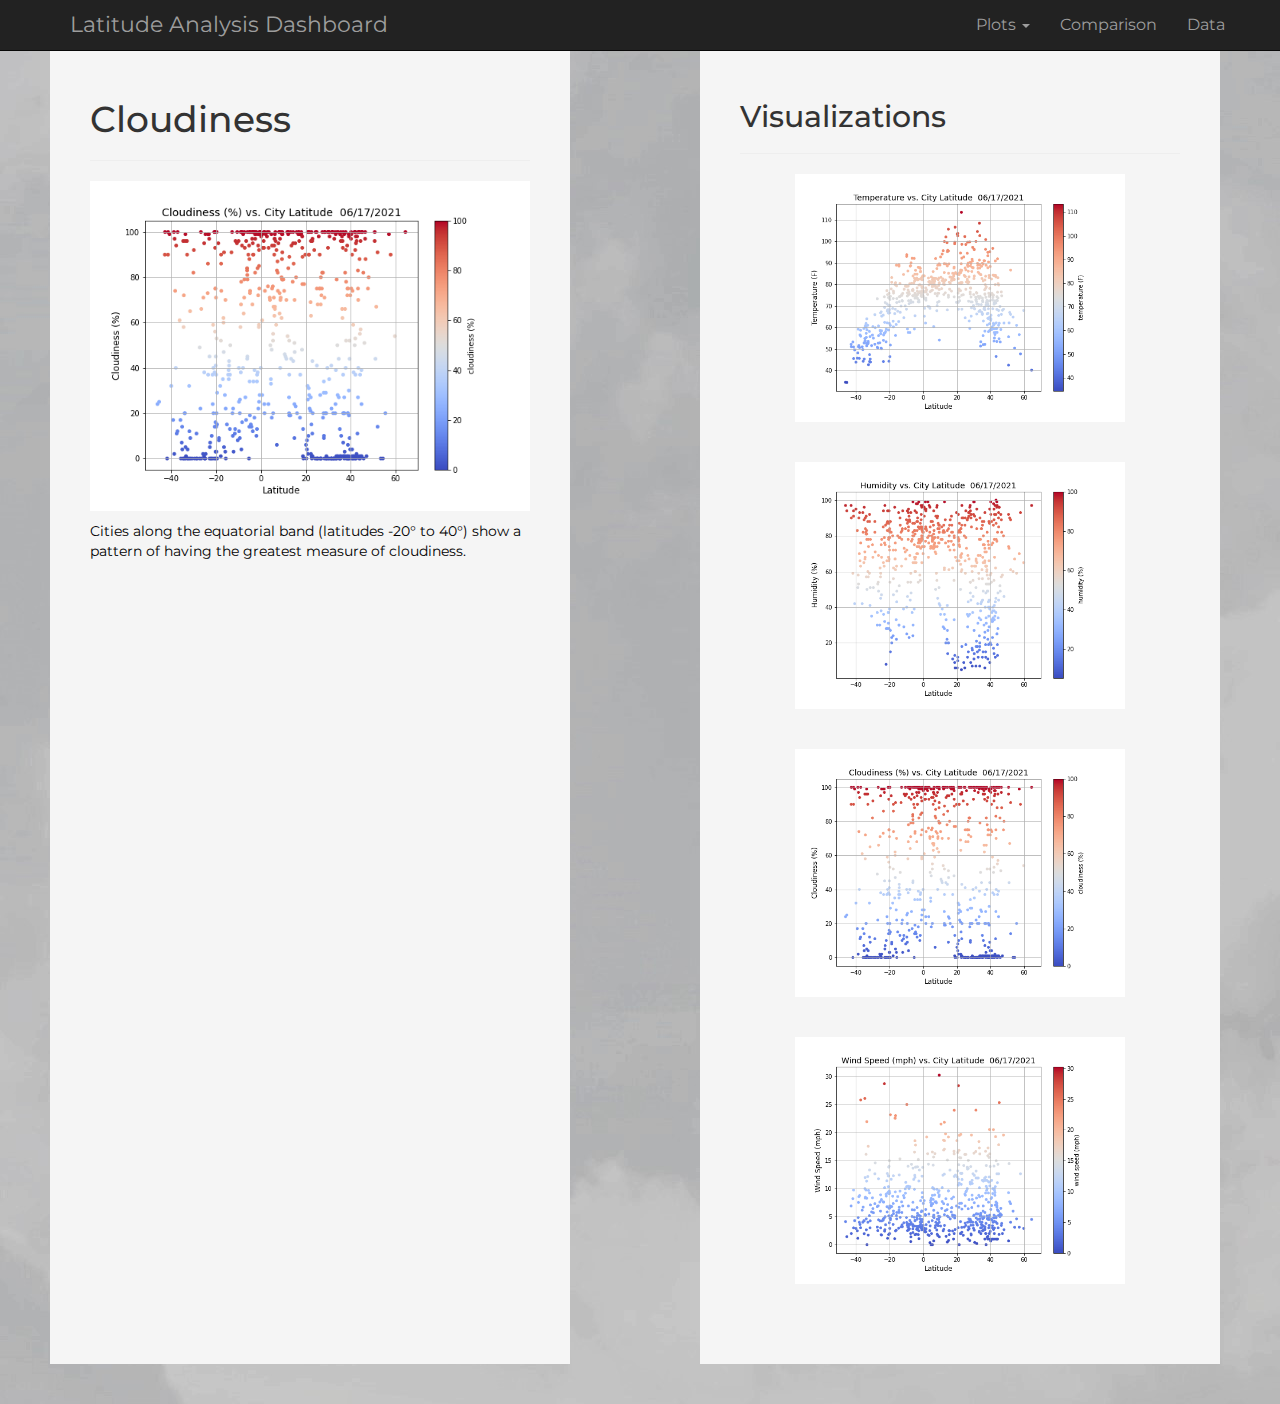
<file: visualizations/cloudiness.html>
<!DOCTYPE html>
<html lang="en-us">

<head>
  <title>Cloudiness</title>
  <meta charset="utf-8">
  <meta name="viewport" content="width=device-width, initial-scale=1">

  <!-- Link to Google Font link for text font -->
  <link href="https://fonts.googleapis.com/css2?family=Montserrat:wght@200&display=swap" rel="stylesheet">
  <link rel="preconnect" href="https://fonts.googleapis.com">
  <link rel="preconnect" href="https://fonts.gstatic.com" crossorigin>
  <link href="https://fonts.googleapis.com/css2?family=Bebas+Neue&family=Montserrat&display=swap" rel="stylesheet">
  <!--  Bootstrap  JS Dropdown Menu-->
  <link rel="stylesheet" href="https://maxcdn.bootstrapcdn.com/bootstrap/3.4.1/css/bootstrap.min.css">
  <script src="https://ajax.googleapis.com/ajax/libs/jquery/3.5.1/jquery.min.js"></script>
  <script src="https://maxcdn.bootstrapcdn.com/bootstrap/3.4.1/js/bootstrap.min.js"></script>
  <!-- Set style with style.css -->
  <link rel="stylesheet" type="text/css" href="../assets/css/style.css"/>

</head>

<body>
  <nav class="navbar navbar-inverse navbar-fixed-top">
    <div class="container">
      <div class="navbar-header">
        <a class="navbar-brand" href="../index.html">Latitude Analysis Dashboard</a>
        <button class="navbar-toggle" type="button" data-toggle="collapse" data-target="#myNavbar" aria-expanded="false">
          <span class="icon-bar"></span>
          <span class="icon-bar"></span>
          <span class="icon-bar"></span>
        </button>
      </div>
        <ul class="nav navbar-nav navbar-right">
          <div class="collapse navbar-collapse" id="myNavbar">
            <ul class="nav navbar-nav navbar-right">
              <li class="dropdown">
                <a class="dropdown-toggle" data-toggle="dropdown" role="button" aria-haspopup="true" aria-expanded="false" href="#">Plots <span class="caret"></span></a>
                <ul class="dropdown-menu">
                  <li><a href="../visualizations/temperature.html">Temperature</a></li>
                  <li><a href="../visualizations/humidity.html">Humidity</a></li>
                  <li><a href="../visualizations/cloudiness.html">Cloudiness</a></li>
                  <li><a href="../visualizations/windspeed.html">Wind Speed</a></li>
                </ul>
              </li>
              <li><a href="../comparison.html">Comparison</a></li>
              <li><a href="../table.html">Data</a></li>
            </ul>
          </div>
        </ul>
    </div>
  </nav>
<!-- End Navigation -->

<!-- Start Content -->
  <div class="collection">
    <div class= "content1">
      <header>
        <h1>Cloudiness</h1>
      </header>
      <hr>
      <main class="box">
        <section id="figure">
          <a href="">
            <img class= "item0" id="plot-image" src="../assets/Images/cloudiness.png" alt="Cloudiness vs Latitude graph">
          </a>
          <p></p>
          <p>Cities along the equatorial band (latitudes -20° to 40°) show a pattern of having the greatest measure of cloudiness. </p>
        </section>
      </main>
    </div>

    <div class= "content2">
      <header>
        <h2>Visualizations</h1>
      </header>
      <hr>
      <main class="box">
        <section id="figure"> 
          <a href="../visualizations/temperature.html">
            <img class = "hov1" id="plot-image" src="../assets/Images/temperature.png" alt="Temperature vs Latitude graph">
          </a>
          <a href="../visualizations/humidity.html">
            <img class = "hov2" id="plot-image" src="../assets/Images/humidity.png" alt="Humidity vs Latitude graph">
          </a>
          <a href="../visualizations/cloudiness.html">
            <img class = "hov3" id="plot-image" src="../assets/Images/cloudiness.png" alt="Cloudiness vs Latitude graph">
          </a>
          <a href="../visualizations/windspeed.html">
            <img class = "hov4" id="plot-image" src="../assets/Images/wind_speed.png" alt="Wind Speed vs Latitude graph">
          </a>       
        </section>  
      </main>
    </div>
  </div>

</body>
</html>
</file>
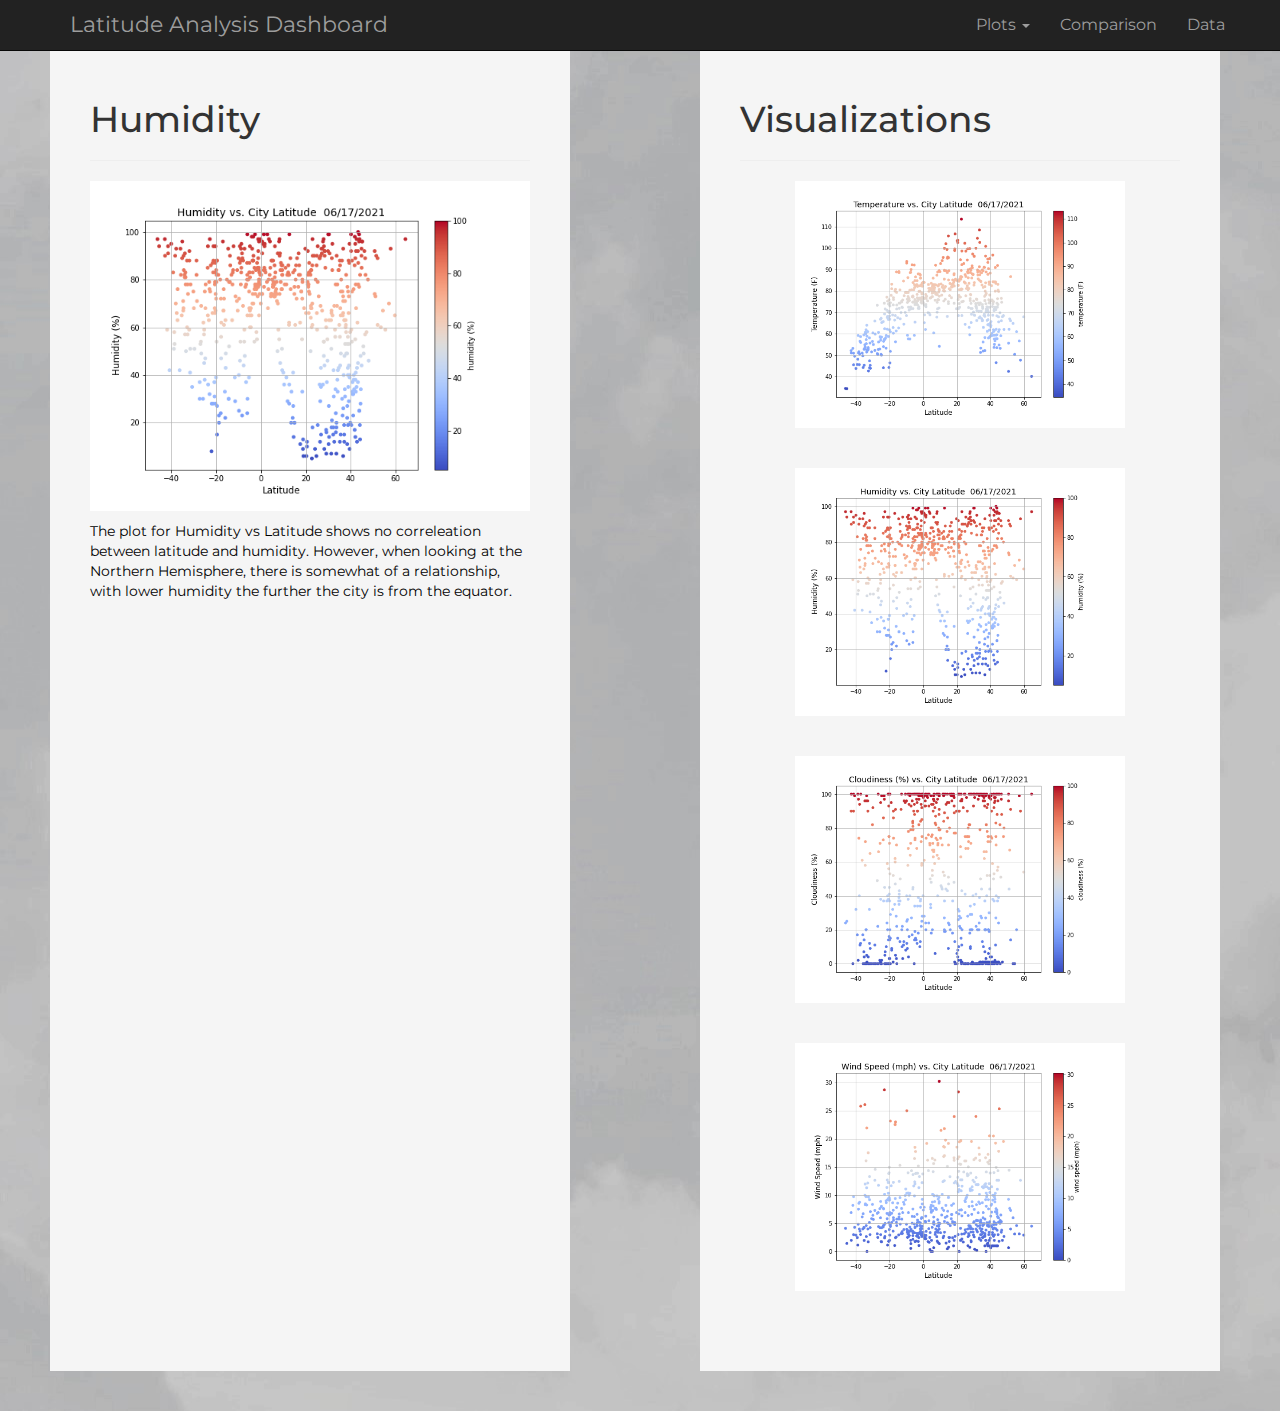
<file: visualizations/humidity.html>
<!DOCTYPE html>
<html lang="en-us">

<head>
  <title>Humidity</title>
  <meta charset="utf-8">
  <meta name="viewport" content="width=device-width, initial-scale=1">

  <!-- Link to Google Font link for text font -->
  <link href="https://fonts.googleapis.com/css2?family=Montserrat:wght@200&display=swap" rel="stylesheet">
  <link rel="preconnect" href="https://fonts.googleapis.com">
  <link rel="preconnect" href="https://fonts.gstatic.com" crossorigin>
  <link href="https://fonts.googleapis.com/css2?family=Bebas+Neue&family=Montserrat&display=swap" rel="stylesheet">
  <!--  Bootstrap  JS Dropdown Menu-->
  <link rel="stylesheet" href="https://maxcdn.bootstrapcdn.com/bootstrap/3.4.1/css/bootstrap.min.css">
  <script src="https://ajax.googleapis.com/ajax/libs/jquery/3.5.1/jquery.min.js"></script>
  <script src="https://maxcdn.bootstrapcdn.com/bootstrap/3.4.1/js/bootstrap.min.js"></script>
  <!-- Set style with style.css -->
  <link rel="stylesheet" type="text/css" href="../assets/css/style.css"/>

</head>

<body>
  <!-- Start Navigation Bar -->
  <nav class="navbar navbar-inverse navbar-fixed-top">
    <div class="container">
      <div class="navbar-header">
        <a class="navbar-brand" href="../index.html">Latitude Analysis Dashboard</a>
        <button class="navbar-toggle" type="button" data-toggle="collapse" data-target="#myNavbar" aria-expanded="false">
          <span class="icon-bar"></span>
          <span class="icon-bar"></span>
          <span class="icon-bar"></span>
        </button>
      </div>
        <ul class="nav navbar-nav navbar-right">
          <div class="collapse navbar-collapse" id="myNavbar">
            <ul class="nav navbar-nav navbar-right">
              <li class="dropdown">
                <a class="dropdown-toggle" data-toggle="dropdown" role="button" aria-haspopup="true" aria-expanded="false" href="#">Plots <span class="caret"></span></a>
                <ul class="dropdown-menu">
                  <li><a href="../visualizations/temperature.html">Temperature</a></li>
                  <li><a href="../visualizations/humidity.html">Humidity</a></li>
                  <li><a href="../visualizations/cloudiness.html">Cloudiness</a></li>
                  <li><a href="../visualizations/windspeed.html">Wind Speed</a></li>
                </ul>
              </li>
              <li><a href="../comparison.html">Comparison</a></li>
              <li><a href="../table.html">Data</a></li>
            </ul>
          </div>
        </ul>
    </div>
  </nav>
<!-- End Navigation -->

<!-- Start Content -->
  <div class="collection">
    <div class= "content1">
      <header>
        <h1>Humidity</h1>
      </header>
      <hr>
      <main class="box">
        <section id="figure">
          <a href="">
            <img class= "item0" id="plot-image" src="../assets/Images/humidity.png" alt="Humidity vs Latitude graph">
          </a>
          <p></p>
          <p>The plot for Humidity vs Latitude shows no correleation between latitude and humidity. However, when looking at the Northern Hemisphere, there is somewhat of a relationship, with lower humidity the further the city is from the equator. </p>
        </section>
      </main>
    </div>

    <div class= "content2">
      <header>
        <h1>Visualizations</h1>
      </header>
      <hr>
      <main class="box">
        <section id="figure"> 
          <a href="../visualizations/temperature.html">
            <img class = "hov1" id="plot-image" src="../assets/Images/temperature.png" alt="Temperature vs Latitude graph">
          </a>
          <a href="../visualizations/humidity.html">
            <img class = "hov2" id="plot-image" src="../assets/Images/humidity.png" alt="Humidity vs Latitude graph">
          </a>
          <a href="../visualizations/cloudiness.html">
            <img class = "hov3" id="plot-image" src="../assets/Images/cloudiness.png" alt="Cloudiness vs Latitude graph">
          </a>
          <a href="../visualizations/windspeed.html">
            <img class = "hov4" id="plot-image" src="../assets/Images/wind_speed.png" alt="Wind Speed vs Latitude graph">
          </a>       
        </section>  
      </main>
    </div>
  </div>

</body>
</html>
</file>
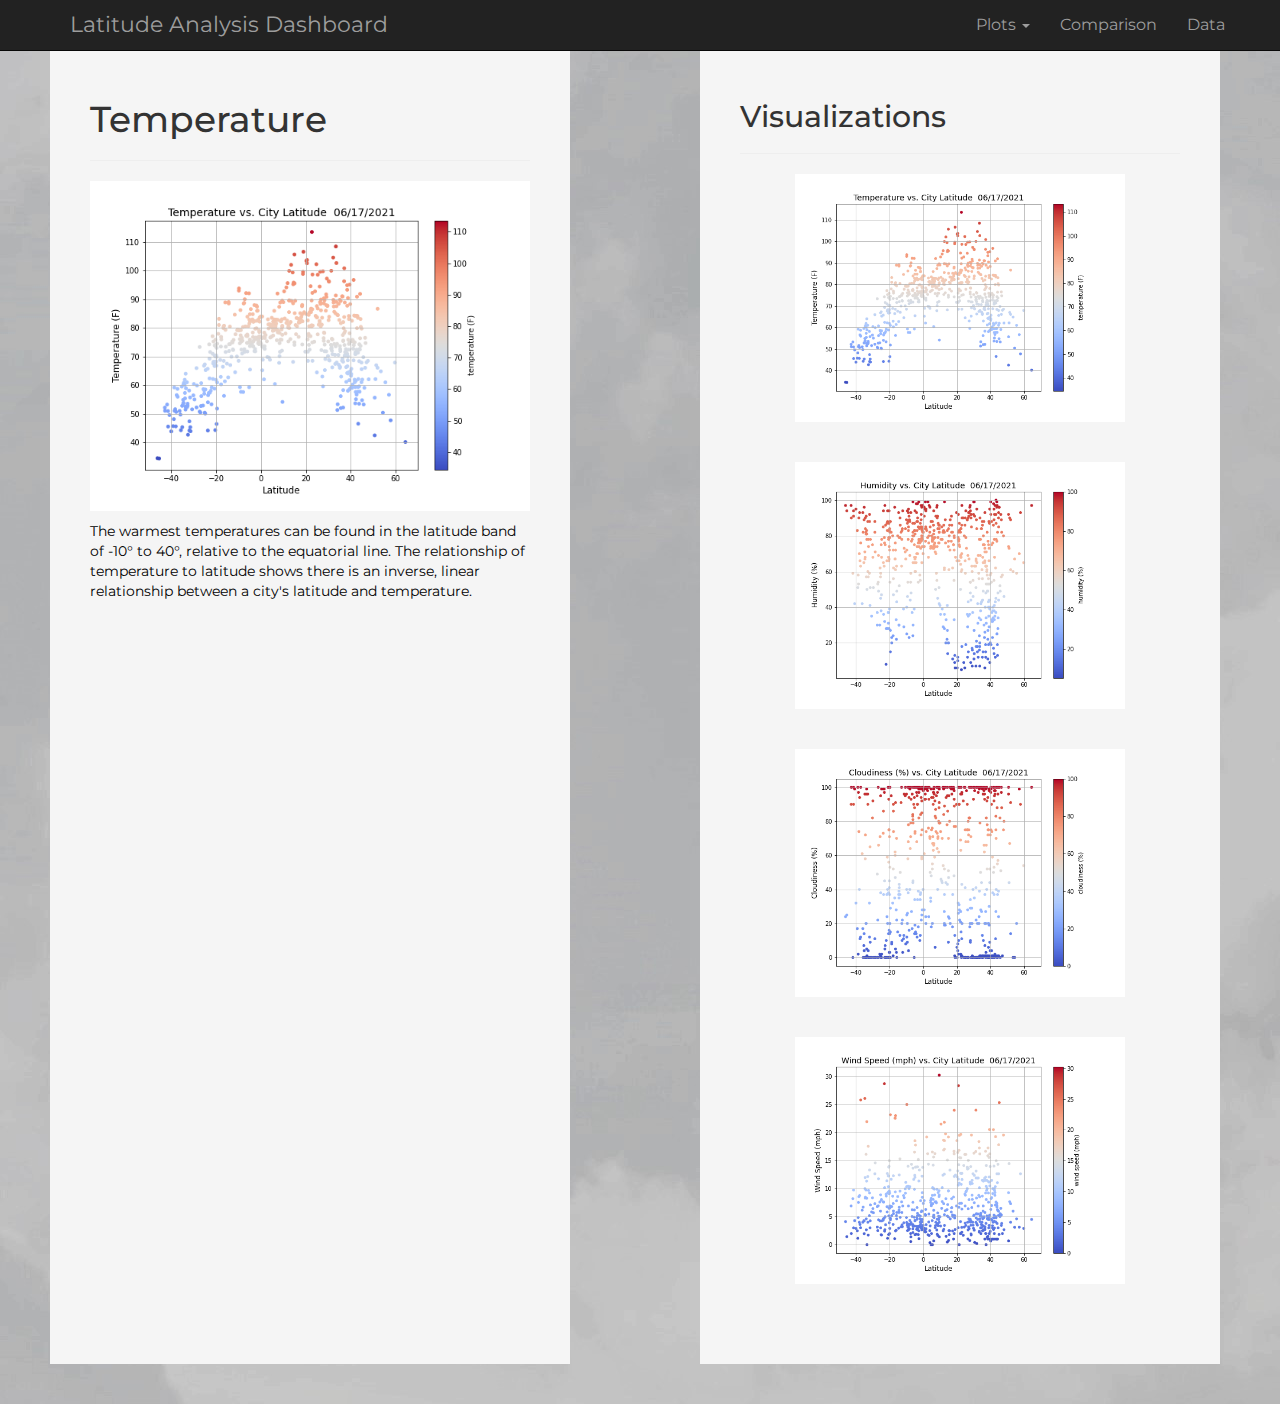
<file: visualizations/temperature.html>
<!DOCTYPE html>
<html lang="en-us">

<head>
  <title>Temperature</title>
  <meta charset="utf-8">
  <meta name="viewport" content="width=device-width, initial-scale=1">

  <!-- Link to Google Font link for text font -->
  <link href="https://fonts.googleapis.com/css2?family=Montserrat:wght@200&display=swap" rel="stylesheet">
  <link rel="preconnect" href="https://fonts.googleapis.com">
  <link rel="preconnect" href="https://fonts.gstatic.com" crossorigin>
  <link href="https://fonts.googleapis.com/css2?family=Bebas+Neue&family=Montserrat&display=swap" rel="stylesheet">
  <!--  Bootstrap  JS Dropdown Menu-->
  <link rel="stylesheet" href="https://maxcdn.bootstrapcdn.com/bootstrap/3.4.1/css/bootstrap.min.css">
  <script src="https://ajax.googleapis.com/ajax/libs/jquery/3.5.1/jquery.min.js"></script>
  <script src="https://maxcdn.bootstrapcdn.com/bootstrap/3.4.1/js/bootstrap.min.js"></script>
  <!-- Set style with style.css -->
  <link rel="stylesheet" type="text/css" href="../assets/css/style.css"/>

</head>

<body>
  <!-- Start Navigation Bar -->
  <nav class="navbar navbar-inverse navbar-fixed-top">
    <div class="container">
      <div class="navbar-header">
        <a class="navbar-brand" href="../index.html">Latitude Analysis Dashboard</a>
        <button class="navbar-toggle" type="button" data-toggle="collapse" data-target="#myNavbar" aria-expanded="false">
          <span class="icon-bar"></span>
          <span class="icon-bar"></span>
          <span class="icon-bar"></span>
        </button>
      </div>
        <ul class="nav navbar-nav navbar-right">
          <div class="collapse navbar-collapse" id="myNavbar">
            <ul class="nav navbar-nav navbar-right">
              <li class="dropdown">
                <a class="dropdown-toggle" data-toggle="dropdown" role="button" aria-haspopup="true" aria-expanded="false" href="#">Plots <span class="caret"></span></a>
                <ul class="dropdown-menu">
                  <li><a href="../visualizations/temperature.html">Temperature</a></li>
                  <li><a href="../visualizations/humidity.html">Humidity</a></li>
                  <li><a href="../visualizations/cloudiness.html">Cloudiness</a></li>
                  <li><a href="../visualizations/windspeed.html">Wind Speed</a></li>
                </ul>
              </li>
              <li><a href="../comparison.html">Comparison</a></li>
              <li><a href="../table.html">Data</a></li>
            </ul>
          </div>
        </ul>
    </div>
  </nav>
<!-- End Navigation -->

<!-- Start Content -->
  <div class="collection">
    <div class= "content1">
      <header>
        <h1>Temperature</h1>
      </header>
      <hr>
      <main class="box">
        <section id="figure">
          <a href="">
            <img class= "item0" id="plot-image" src="../assets/Images/temperature.png" alt="Temperature vs Latitude graph">
          </a>
          <p></p>
          <p>The warmest temperatures can be found in the latitude band of -10° to 40°, relative to the equatorial line. The relationship of temperature to latitude shows there is an inverse, linear relationship between a city's latitude and temperature. </p>
        </section>
      </main>
    </div>

    <div class= "content2">
      <header>
        <h2>Visualizations</h1>
      </header>
      <hr>
      <main class="box">
        <section id="figure"> 
          <a href="../visualizations/temperature.html">
            <img class = "hov1" id="plot-image" src="../assets/Images/temperature.png" alt="Temperature vs Latitude graph">
          </a>
          <a href="../visualizations/humidity.html">
            <img class = "hov2" id="plot-image" src="../assets/Images/humidity.png" alt="Humidity vs Latitude graph">
          </a>
          <a href="../visualizations/cloudiness.html">
            <img class = "hov3" id="plot-image" src="../assets/Images/cloudiness.png" alt="Cloudiness vs Latitude graph">
          </a>
          <a href="../visualizations/windspeed.html">
            <img class = "hov4" id="plot-image" src="../assets/Images/wind_speed.png" alt="Wind Speed vs Latitude graph">
          </a>       
        </section>  
      </main>
    </div>
  </div>

</body>
</html>
</file>
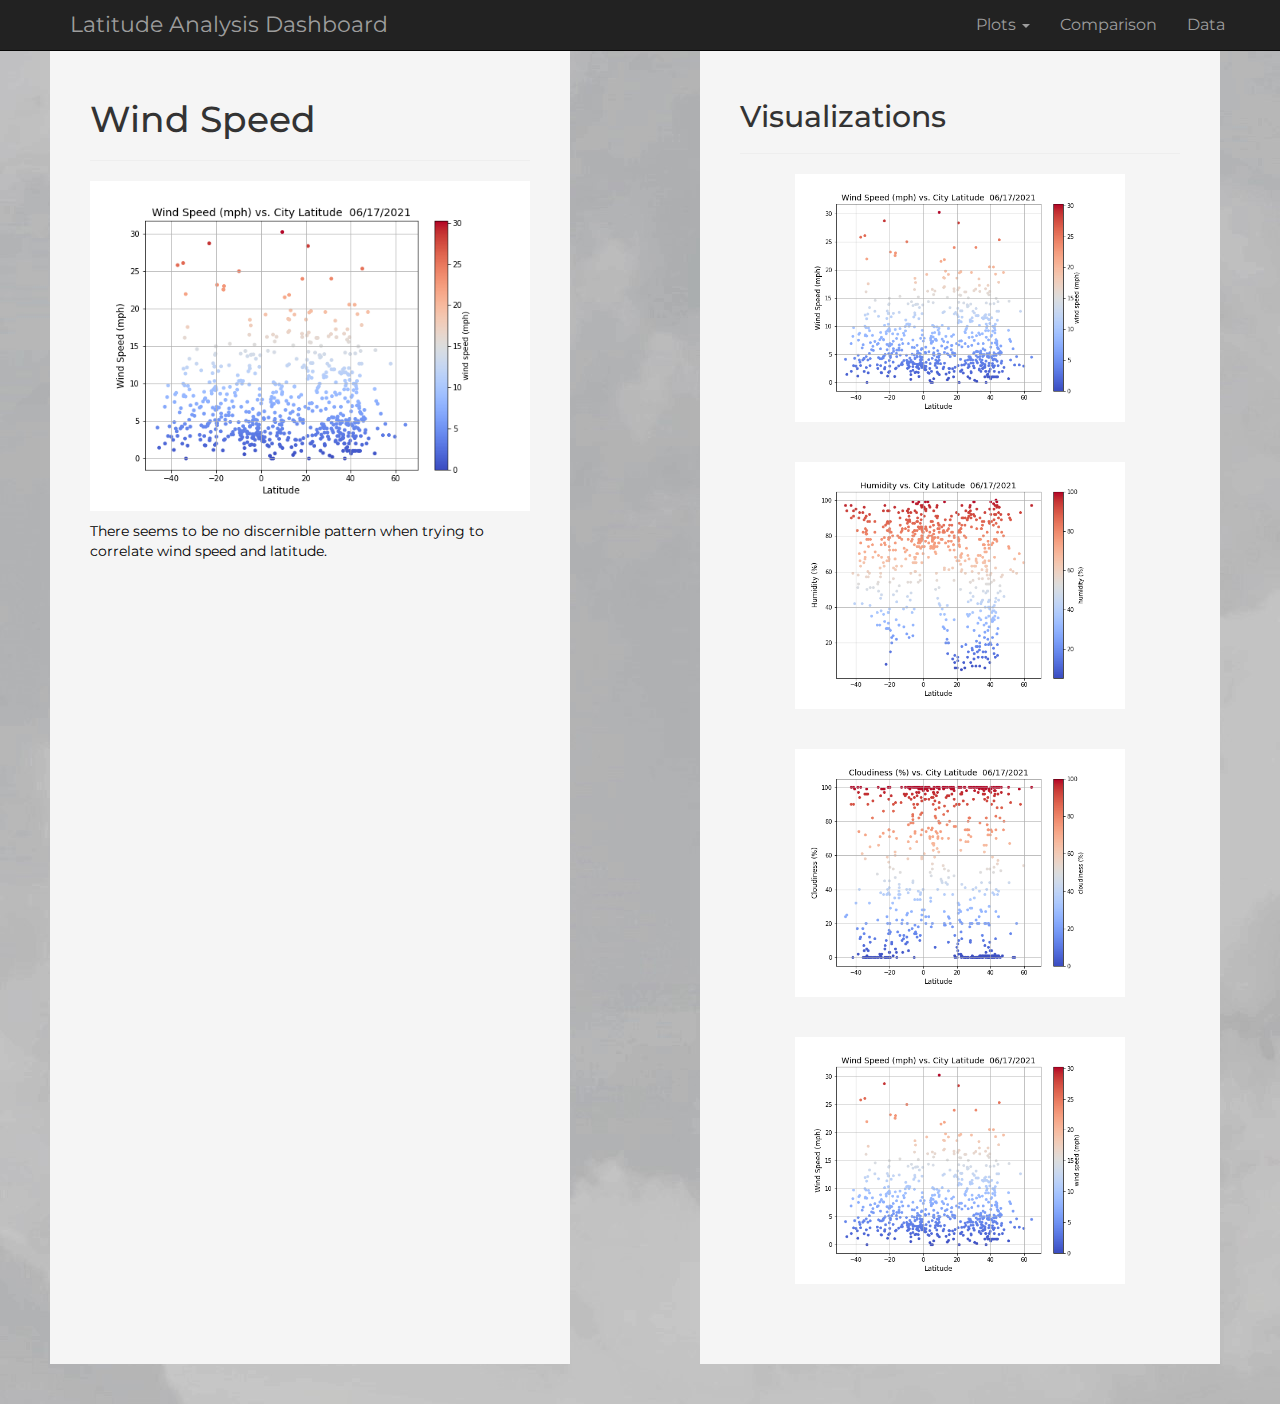
<file: visualizations/windspeed.html>
<!DOCTYPE html>
<html lang="en-us">

<head>
  <title>Windspeed</title>
  <meta charset="utf-8">
  <meta name="viewport" content="width=device-width, initial-scale=1">

  <!-- Link to Google Font link for text font -->
  <link href="https://fonts.googleapis.com/css2?family=Montserrat:wght@200&display=swap" rel="stylesheet">
  <link rel="preconnect" href="https://fonts.googleapis.com">
  <link rel="preconnect" href="https://fonts.gstatic.com" crossorigin>
  <link href="https://fonts.googleapis.com/css2?family=Bebas+Neue&family=Montserrat&display=swap" rel="stylesheet">
  <!--  Bootstrap  JS Dropdown Menu-->
  <link rel="stylesheet" href="https://maxcdn.bootstrapcdn.com/bootstrap/3.4.1/css/bootstrap.min.css">
  <script src="https://ajax.googleapis.com/ajax/libs/jquery/3.5.1/jquery.min.js"></script>
  <script src="https://maxcdn.bootstrapcdn.com/bootstrap/3.4.1/js/bootstrap.min.js"></script>
  <!-- Set style with style.css -->
  <link rel="stylesheet" type="text/css" href="../assets/css/style.css"/>

</head>

<body>
  <!-- Start Navigation Bar -->
  <nav class="navbar navbar-inverse navbar-fixed-top">
    <div class="container">
      <div class="navbar-header">
        <a class="navbar-brand" href="../index.html">Latitude Analysis Dashboard</a>
        <button class="navbar-toggle" type="button" data-toggle="collapse" data-target="#myNavbar" aria-expanded="false">
          <span class="icon-bar"></span>
          <span class="icon-bar"></span>
          <span class="icon-bar"></span>
        </button>
      </div>
        <ul class="nav navbar-nav navbar-right">
          <div class="collapse navbar-collapse" id="myNavbar">
            <ul class="nav navbar-nav navbar-right">
              <li class="dropdown">
                <a class="dropdown-toggle" data-toggle="dropdown" role="button" aria-haspopup="true" aria-expanded="false" href="#">Plots <span class="caret"></span></a>
                <ul class="dropdown-menu">
                  <li><a href="../visualizations/temperature.html">Temperature</a></li>
                  <li><a href="../visualizations/humidity.html">Humidity</a></li>
                  <li><a href="../visualizations/cloudiness.html">Cloudiness</a></li>
                  <li><a href="../visualizations/windspeed.html">Wind Speed</a></li>
                </ul>
              </li>
              <li><a href="../comparison.html">Comparison</a></li>
              <li><a href="../table.html">Data</a></li>
            </ul>
          </div>
        </ul>
    </div>
  </nav>
<!-- End Navigation -->

<!-- Start Content -->
  <div class="collection">
    <div class= "content1">
      <header>
        <h1>Wind Speed</h1>
      </header>
      <hr>
      <main class="box">
        <section id="figure">
          <a href="">
            <img class= "item0" id="plot-image" src="../assets/Images/wind_speed.png" alt="Windspeed vs Latitude graph">
          </a>
          <p></p>
          <p>There seems to be no discernible pattern when trying to correlate wind speed and latitude. </p>
        </section>
      </main>
    </div>

    <div class= "content2">
      <header>
        <h2>Visualizations</h1>
      </header>
      <hr>
      <main class="box">
        <section id="figure"> 
          <a href="../visualizations/temperature.html">
            <img class = "hov1" id="plot-image" src="../assets/Images/wind_speed.png" alt="Wind Speed vs Latitude graph">
          </a>
          <a href="../visualizations/humidity.html">
            <img class = "hov2" id="plot-image" src="../assets/Images/humidity.png" alt="Humidity vs Latitude graph">
          </a>
          <a href="../visualizations/cloudiness.html">
            <img class = "hov3" id="plot-image" src="../assets/Images/cloudiness.png" alt="Cloudiness vs Latitude graph">
          </a>
          <a href="../visualizations/windspeed.html">
            <img class = "hov4" id="plot-image" src="../assets/Images/wind_speed.png" alt="Wind Speed vs Latitude graph">
          </a>       
        </section>  
      </main>
    </div>
  </div>

</body>
</html>
</file>
<file: assets/css/style.css>
/** Default Element Styling **/
.html { font-size: 22px;} 
body {
  padding: 4rem;
  min-width: 50%;
  background-image: url(/assets/Images/pexels-miguel.jpg);
  background-position: center center;
  background-repeat: no-repeat;
  background-color:#cecece;
  font-family: 'Montserrat', sans-serif;
}
.navbar {
  display: flex;
  justify-content: space-between;
  align-items: center
}
.nav {
font-size: 16px;
}
.navbar-brand {
  font-size: 22px
}
/*-- End Default Element Styling --*/

/** Start Content1 Styling **/
/* div class content1 for Landing page content*/
.collection {
  max-width: 100%;
  margin: 0 auto;
  display: grid;
  grid-gap: 10rem;
  /*  Enable browser to handle column responsiveness automatically */
  grid-template-columns: repeat(auto-fit, minmax(300px, 1fr));
}
.content1 {
  background-color: rgb(245, 245, 245);
  padding: 4rem;
  margin-left: 1rem;
  margin-right: 2rem;
}
.content1 #H1 {
  font-family: 'Bebas Neue', cursive;
}
.content1 p {
  font-family: 'Montserrat', sans-serif;
    color: rgb(0, 0, 0);
}
.content1 #figure {
  float: left;
}
/* div class item0 for Temp vs Lat img */
.item0 {
  float: center;
  display: block;
margin-left: auto;
margin-right: auto;
width: 100%;
}
/* End Content1 Styling */

/** Start Content Styling2 **/
/* div class content2 for Visualization page content*/
.content2 {
  background-color: rgb(245, 245, 245);
  padding: 4rem;
  margin-left: 1rem;
  margin-right: 2rem;
}
.content2 #H1 {
  font-family: 'Bebas Neue', cursive;
}
.content2 #figure {
  justify-content: center;
}
.content2 img {
  float: center;
  display: block;
  margin-left: auto;
  margin-right: auto;
  width: 75%;
  margin-bottom: 4rem
}

/** Start Styling when hovering over plot image **/
/* .hov1:hover {
  border-color: rgb(97, 97, 97);
}
.hov2:hover {
  border-color: rgb(97, 97, 97);
}
.hov3:hover {
  border-color:rgb(97, 97, 97);
}
.hov4:hover {
  border-color:rgb(97, 97, 97);
} */
/*-- End Styling when hovering over plot img --*/

.item {
  padding: 20px;
  border: 1px;
</file>
